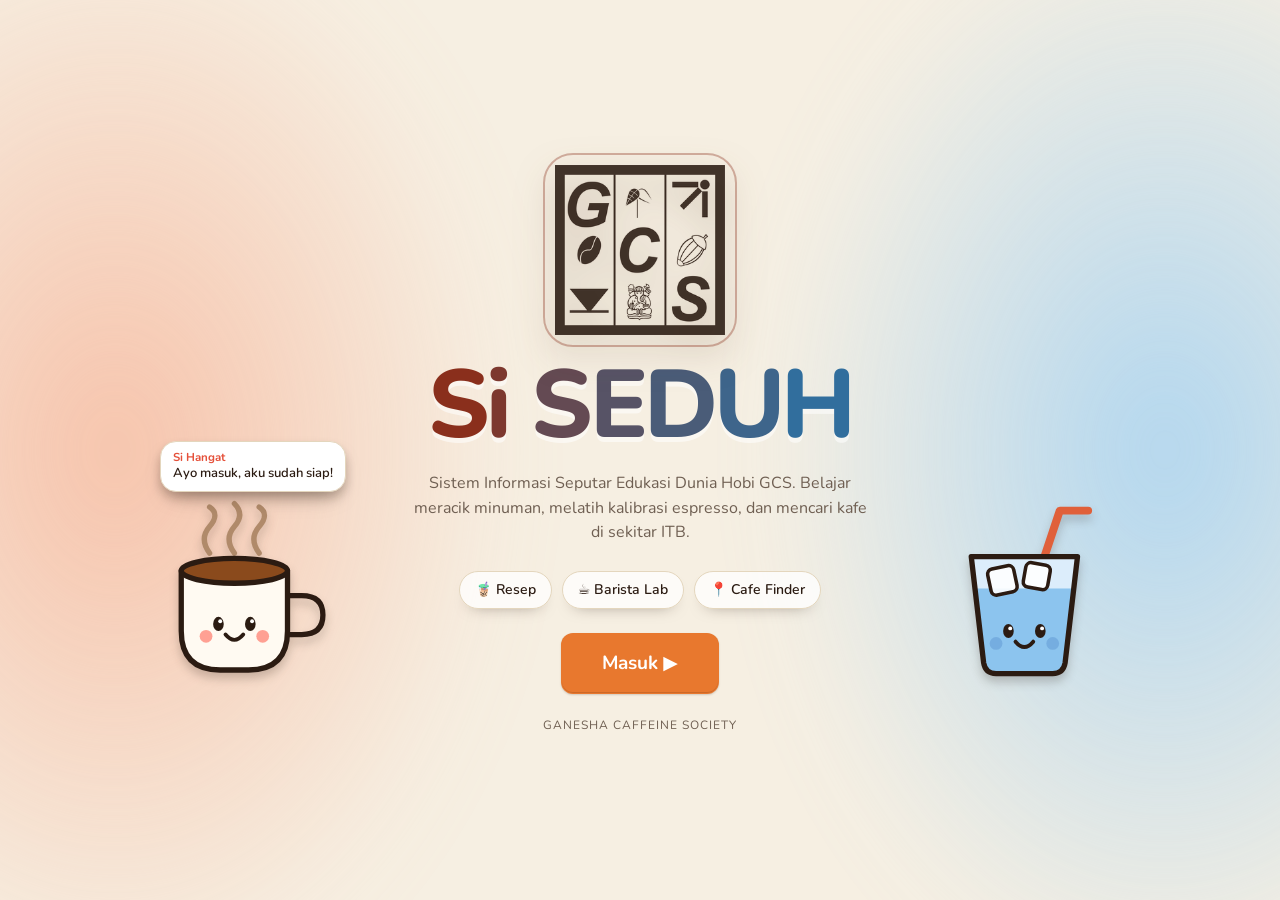
<file: index.html>
<!DOCTYPE html>
<html lang="id">
<head>
<meta charset="UTF-8">
<meta name="viewport" content="width=device-width, initial-scale=1, viewport-fit=cover">
<meta name="theme-color" content="#f5eee2">
<meta name="description" content="Si SEDUH: resep minuman kopi dan teh, Barista Lab untuk melatih kalibrasi espresso, dan Cafe Finder untuk kafe di Bandung dan sekitar ITB Jatinangor.">
<meta property="og:type" content="website">
<meta property="og:site_name" content="Si SEDUH">
<meta property="og:title" content="Si SEDUH">
<meta property="og:description" content="Belajar meracik minuman, melatih kalibrasi espresso, dan mencari kafe di Bandung.">
<meta property="og:locale" content="id_ID">
<meta name="twitter:card" content="summary">
<link rel="icon" type="image/png" href="[data-uri]">
<title>Si SEDUH</title>
<link rel="preconnect" href="https://fonts.googleapis.com">
<link rel="preconnect" href="https://fonts.gstatic.com" crossorigin>
<link href="https://fonts.googleapis.com/css2?family=Nunito:wght@400..900&display=swap" rel="stylesheet">
<link id="app-css" rel="stylesheet" href="style.css">

</head>
<body>
<div id="scene" data-t="mix" aria-hidden="true"><i data-t="mix"></i><i data-t="kopi"></i><i data-t="coklat"></i><i data-t="teh"></i><canvas></canvas></div>
<div class="sbar" id="sbar"><div class="wrap in"><a class="sbrand hdx" href="#/hub" data-home="hub" aria-label="Si SEDUH, kembali ke Beranda" title="Ke Beranda"><span class="lg"><span class="gcs" aria-hidden="true"></span><span class="stm" aria-hidden="true"><i></i><i></i><i></i></span></span><span class="brand"><b>Si SEDUH</b><small class="slg" id="slg">Seduh, tarik, tos, lanjut!</small></span></a><a href="#/hub" data-v="hub">Beranda</a><a href="#/bahan" data-v="resep">Resep</a><a href="#/lab" data-v="lab">Barista Lab</a><a href="#/cafe" data-v="cafe">Cafe Finder</a><a href="#/beverage" data-v="beverage">Beverage</a><button type="button" class="mp-mini" id="mpMini" aria-label="Putar atau jeda musik"><span class="bars" aria-hidden="true"><i></i><i></i><i></i></span><span id="mpMiniT">Musik</span></button></div></div>

<section class="sv splash" id="sv-splash"><div>
  <span class="gcs" role="img" aria-label="Logo GCS"></span>
  <h1>Si SEDUH</h1>
  <p>Sistem Informasi Seputar Edukasi Dunia Hobi GCS. Belajar meracik minuman, melatih kalibrasi espresso, dan mencari kafe di sekitar ITB.</p>
  <a class="btn accent" href="#/hub" data-v="hub">Masuk ▶</a>
  <small>Ganesha Caffeine Society</small>
</div></section>

<section class="sv" id="sv-hub"><div class="wrap hb">
  <h1 class="page-title rv" style="--i:0">Mau ngapain<br>hari ini?</h1>
  <p class="lead rv" style="--i:1">Empat alat dalam satu aplikasi. Pilih salah satu untuk mulai.</p>
  <section class="mp rv" id="mp" style="--i:2" aria-labelledby="mpT">
  <div class="mp-deck" aria-hidden="true"><div class="mp-disc"><span class="mp-lab"><span class="gcs"></span></span></div><i class="mp-arm"></i></div>
  <div class="mp-body"><h2 id="mpT">Musik ngopi</h2><p id="mpNow" aria-live="polite"></p>
    <div class="mp-row"><button type="button" class="mp-play" id="mpPlay" aria-pressed="false" aria-label="Putar musik">▶</button>
      <label class="mp-sel"><span>Pilih lagu</span><select id="mpSel"></select></label>
      <label class="mp-vol"><span>Volume</span><input type="range" id="mpVol" min="0" max="100" value="80"></label></div></div>
  <div class="mp-eq" id="mpEq" aria-hidden="true"></div>
</section>
  <div class="hb-menu">
    <a class="hb-tile rv" style="--i:2;--t:var(--coklat-tint)" href="#/bahan" data-v="resep"><span class="ic al"><svg viewBox="0 0 64 64" aria-hidden="true"><g class="bob"><path class="straw" d="M39 5 L33 22" stroke="#e2603f" stroke-width="4.2" stroke-linecap="round" fill="none"/><path d="M14 20H50L45.2 55Q44.6 58 41.5 58H22.5Q19.4 58 18.8 55Z" fill="#fff8ee" stroke="#2b1b12" stroke-width="2.6" stroke-linejoin="round" stroke-linecap="round"/><path d="M16.2 27H47.8L44.8 52H19.2Z" fill="#d9a877"/><path d="M11.5 19.5H52.5" stroke="#2b1b12" stroke-width="2.6" stroke-linejoin="round" stroke-linecap="round" fill="none"/><circle class="bb" cx="25" cy="50" r="2.7" fill="#3a2418"/><circle class="bb d1" cx="32" cy="51" r="2.7" fill="#3a2418"/><circle class="bb d2" cx="39" cy="50" r="2.7" fill="#3a2418"/><ellipse class="ey " cx="26" cy="36" rx="2" ry="2.8" fill="#2b1b12"/><ellipse class="ey b" cx="38" cy="36" rx="2" ry="2.8" fill="#2b1b12"/><path d="M29 41Q32 44.5 35 41" stroke="#2b1b12" stroke-width="2.6" stroke-linejoin="round" stroke-linecap="round" fill="none" stroke-width="2.2"/><circle cx="22.5" cy="41" r="2.4" fill="#f4a496" opacity=".85"/><circle cx="41.5" cy="41" r="2.4" fill="#f4a496" opacity=".85"/></g></svg></span><h2>Resep Minuman</h2><p>Pilih kopi, cokelat, atau teh, catat alat dan bahan yang kamu punya, lalu ikuti panduan membuat tiap menu langkah demi langkah.</p><span class="go">Lihat resep →</span></a>
    <a class="hb-tile rv" style="--i:3;--t:var(--kopi-tint)" href="#/lab" data-v="lab"><span class="ic al"><svg viewBox="0 0 64 64" aria-hidden="true"><path class="sm" d="M24 17q-4-4 0-8" stroke="#b79a7e" stroke-width="2.6" fill="none" stroke-linecap="round"/><path class="sm d1" d="M32 16q-4-4 0-8" stroke="#b79a7e" stroke-width="2.6" fill="none" stroke-linecap="round"/><path class="sm d2" d="M40 17q-4-4 0-8" stroke="#b79a7e" stroke-width="2.6" fill="none" stroke-linecap="round"/><path class="tw" d="M54 8l1.6 4.4L60 14l-4.4 1.6L54 20l-1.6-4.4L48 14l4.4-1.6Z" fill="#e9b95f"/><g class="bob"><ellipse cx="32" cy="54" rx="23" ry="5" fill="#e8d5bf" stroke="#2b1b12" stroke-width="2.6" stroke-linejoin="round" stroke-linecap="round"/><path d="M50 30Q61 29 58 40Q56 45 47 44" fill="none" stroke="#2b1b12" stroke-width="2.6" stroke-linejoin="round" stroke-linecap="round"/><path d="M13 26H51Q51 47 32 49Q13 47 13 26Z" fill="#fff8ee" stroke="#2b1b12" stroke-width="2.6" stroke-linejoin="round" stroke-linecap="round"/><ellipse cx="32" cy="26" rx="19" ry="4.5" fill="#8a4a1c" stroke="#2b1b12" stroke-width="2.6" stroke-linejoin="round" stroke-linecap="round"/><ellipse class="ey " cx="25" cy="36" rx="2" ry="2.8" fill="#2b1b12"/><ellipse class="ey b" cx="39" cy="36" rx="2" ry="2.8" fill="#2b1b12"/><path d="M29 41Q32 44.5 35 41" stroke="#2b1b12" stroke-width="2.6" stroke-linejoin="round" stroke-linecap="round" fill="none" stroke-width="2.2"/><circle cx="21.5" cy="40.5" r="2.4" fill="#f4a496" opacity=".85"/><circle cx="42.5" cy="40.5" r="2.4" fill="#f4a496" opacity=".85"/></g></svg></span><h2>Barista Lab</h2><p>Game kalibrasi espresso: pilih beans, mesin, dan grinder, lalu hentikan shot di yield yang pas. Kumpulkan XP dan naik rank.</p><span class="go">Mulai latihan →</span></a>
    <a class="hb-tile rv" style="--i:4;--t:var(--teh-tint)" href="#/cafe" data-v="cafe"><span class="ic al"><svg viewBox="0 0 64 64" aria-hidden="true"><ellipse class="rg" cx="32" cy="58" rx="9" ry="2.6" fill="none" stroke="#5f8040" stroke-width="2"/><ellipse class="sh" cx="32" cy="58" rx="9" ry="2.6" fill="#2b1b12" opacity=".2"/><g class="pin"><path d="M32 5C20 5 12.5 14 12.5 24.5C12.5 38 32 55 32 55C32 55 51.5 38 51.5 24.5C51.5 14 44 5 32 5Z" fill="#86ad58" stroke="#2b1b12" stroke-width="2.6" stroke-linejoin="round" stroke-linecap="round"/><path d="M20 15Q24 9 31 8" stroke="#c4dc9b" stroke-width="3" fill="none" stroke-linecap="round"/><ellipse class="ey " cx="25.5" cy="24" rx="2" ry="2.8" fill="#2b1b12"/><ellipse class="ey b" cx="38.5" cy="24" rx="2" ry="2.8" fill="#2b1b12"/><path d="M28.5 30Q32 34 35.5 30" stroke="#2b1b12" stroke-width="2.6" stroke-linejoin="round" stroke-linecap="round" fill="none" stroke-width="2.2"/><circle cx="21.5" cy="29.5" r="2.4" fill="#f4a496" opacity=".85"/><circle cx="42.5" cy="29.5" r="2.4" fill="#f4a496" opacity=".85"/></g></svg></span><h2>Cafe Finder</h2><p>Cari kafe di sekitar ITB Ganesha dan Jatinangor berdasarkan fasilitas, jam buka, menu, dan kebutuhanmu, atau biarkan kami memilihkan.</p><span class="go">Cari kafe →</span></a>
    <a class="hb-tile rv" style="--i:5;--t:var(--bev-tint)" href="#/beverage" data-v="beverage"><span class="ic al"><svg viewBox="0 0 64 64" aria-hidden="true"><path class="tw" d="M54 6l1.6 4.4L60 12l-4.4 1.6L54 18l-1.6-4.4L48 12l4.4-1.6Z" fill="#e9b95f"/><g class="bob"><rect x="25" y="4" width="14" height="7" rx="2.5" fill="#e2603f" stroke="#2b1b12" stroke-width="2.6" stroke-linejoin="round"/><path d="M27 11H37V18Q37 21 43 25Q47 28 47 33V53Q47 58 42 58H22Q17 58 17 53V33Q17 28 21 25Q27 21 27 18Z" fill="#fff8ee" stroke="#2b1b12" stroke-width="2.6" stroke-linejoin="round" stroke-linecap="round"/><path d="M19.2 34H44.8V53Q44.8 55.8 42 55.8H22Q19.2 55.8 19.2 53Z" fill="#8cc4ea"/><path d="M22.5 37V44" stroke="#fff" stroke-width="2.4" stroke-linecap="round" opacity=".7"/><circle class="bb d1" cx="39.5" cy="38.5" r="1.6" fill="#fff" opacity=".85"/><ellipse class="ey " cx="26" cy="43" rx="2" ry="2.8" fill="#2b1b12"/><ellipse class="ey b" cx="38" cy="43" rx="2" ry="2.8" fill="#2b1b12"/><path d="M29 47.5Q32 51 35 47.5" stroke="#2b1b12" stroke-width="2.2" stroke-linejoin="round" stroke-linecap="round" fill="none"/><circle cx="22.5" cy="47.5" r="2.4" fill="#f4a496" opacity=".85"/><circle cx="41.5" cy="47.5" r="2.4" fill="#f4a496" opacity=".85"/></g></svg></span><h2>Beverage</h2><p>Bacaan seputar minuman: sejarah, asal-usul, dan fakta menarik tentang kopi, cokelat, dan teh.</p><span class="go">Mulai membaca →</span></a>
  </div>
  
  <div class="hb-stats" id="hbStats"></div>
</div></section>

<section class="sv" id="sv-lab"></section>

<section class="sv" id="sv-beverage"></section>

<section class="sv" id="sv-login"><div class="wrap lg">
  <div>
    <h1 class="page-title">Masuk ke<br>Si SEDUH</h1>
    <p class="lead">Akun menyimpan progresmu dan menyamakannya di semua perangkat.</p>
    <ul class="lg-points">
      <li>Resep favorit dan resep buatanmu</li>
      <li>Level dan skor terbaik di Barista Lab</li>
      <li>Pengaturan musik dan suara</li>
    </ul>
    <a class="lg-skip" href="#/hub">Lanjut tanpa akun</a>
  </div>
  <div class="lg-card">
    <div id="lgOut">
      <h2>Selamat datang</h2>
      <p>Pilih cara masuk yang paling mudah buatmu.</p>
      <div class="lg-tabs" role="tablist" aria-label="Masuk atau daftar">
        <button type="button" role="tab" id="tabIn" aria-selected="true">Masuk</button>
        <button type="button" role="tab" id="tabUp" aria-selected="false">Daftar</button>
      </div>
      <button type="button" class="lg-g" id="gBtn"><svg viewBox="0 0 24 24" width="18" height="18" aria-hidden="true"><path fill="#4285F4" d="M23.5 12.3c0-.8-.1-1.6-.2-2.3H12v4.5h6.4a5.5 5.5 0 0 1-2.4 3.6v3h3.9c2.3-2.1 3.6-5.2 3.6-8.8z"/><path fill="#34A853" d="M12 24c3.2 0 6-1.1 7.9-2.9l-3.9-3c-1.1.7-2.5 1.2-4 1.2-3.1 0-5.7-2.1-6.6-4.9H1.4v3.1A12 12 0 0 0 12 24z"/><path fill="#FBBC05" d="M5.4 14.3a7.2 7.2 0 0 1 0-4.6V6.6H1.4a12 12 0 0 0 0 10.8l4-3.1z"/><path fill="#EA4335" d="M12 4.8c1.8 0 3.3.6 4.6 1.8l3.4-3.4A12 12 0 0 0 1.4 6.6l4 3.1C6.3 6.9 8.9 4.8 12 4.8z"/></svg>Lanjut dengan Google</button>
      <div class="lg-or">atau pakai email</div>
      <form id="lgForm" novalidate>
        <label for="em">Email</label>
        <input id="em" type="email" autocomplete="email" inputmode="email" placeholder="nama@email.com">
        <label for="pw">Kata sandi</label>
        <input id="pw" type="password" autocomplete="current-password" placeholder="Minimal 6 karakter">
        <button type="submit" class="lg-go" id="goBtn">Masuk</button>
      </form>
      <button type="button" class="lg-lnk" id="rsBtn">Lupa kata sandi?</button>
      <div class="lg-msg" id="acctMsg" role="alert"></div>
      <p class="lg-note" id="lgCfg" hidden>Supabase belum dikonfigurasi. Isi <b>supabase-config.js</b> agar login aktif.</p>
    </div>
    <div id="lgIn" hidden>
      <h2>Akunmu</h2>
      <div class="lg-acct"><b id="lgName"></b><span id="lgMail"></span><span id="lgStat"></span></div>
      <div class="lg-row"><button type="button" id="syncNow">Sinkronkan sekarang</button><button type="button" id="outBtn">Keluar</button></div>
      <p style="margin-top:12px;font-size:12.5px">Saat keluar, data di perangkat ini dihapus agar tidak tercampur dengan akun lain. Datamu tetap aman di akun.</p>
      <a class="lg-skip" href="#/hub">Kembali ke Beranda</a>
    </div>
  </div>
</div></section>

<section class="sv" id="sv-cafe">
<header><div class="wrap bar"><a class="mlogo hdx" href="#/cafe" data-home="cafe" aria-label="Cafe Finder, kembali ke awal" title="Kembali ke awal"><span class="lg"><span class="gcs" role="img" aria-label="Logo GCS"></span><span class="stm" aria-hidden="true"><i></i><i></i><i></i></span></span><span class="brand"><b>Cafe Finder</b><small class="slg">Dari Gane sampai Nangor, ada kopimu.</small></span></a></div></header>
<div class="wrap hb">
  <h1 class="page-title rv" style="--i:0">Mau ngopi<br>di mana?</h1>
  <p class="lead rv" style="--i:1">Kafe di Bandung (sekitar ITB Ganesha, Dago, Braga, dan kawasan lain) serta di sekitar ITB Jatinangor (Nangor). Jarak dihitung garis lurus ke kampus terdekat. Jam buka bisa berubah, jadi cek lagi sebelum berangkat. Daftar menu dan harga adalah acuan dari artikel media; harga bisa sudah berubah.</p>
  <div class="cf-bar rv" style="--i:2">
    <div class="cf-row"><input class="search" id="cfQ" type="search" placeholder="Cari kafe, daerah, atau menu (mis. matcha)" aria-label="Cari kafe"><select class="cf-sel" id="cfSort" aria-label="Urutkan"><option value="best">Terbaik</option><option value="rating">Rating tertinggi</option><option value="reviews">Ulasan terbanyak</option><option value="name">Nama A–Z</option><option value="near">Terdekat dari kampus</option></select><select class="cf-sel" id="cfDist" aria-label="Jarak maksimal dari kampus"><option value="">Semua jarak</option><option value="1">≤ 1 km</option><option value="2">≤ 2 km</option><option value="3">≤ 3 km</option><option value="5">≤ 5 km</option><option value="10">≤ 10 km</option></select><button class="cf-chip cf-filt" id="cfFiltBtn" type="button" aria-expanded="false" aria-controls="cfPanel">⚙ Filter <b class="cf-fn" id="cfFiltN" hidden></b></button></div>
    <div class="cf-panel" id="cfPanel">
    <div class="cf-row"><span class="cf-lbl">Area</span><span id="cfArea"></span></div>
    <div class="cf-row"><span class="cf-lbl">Fasilitas</span><span id="cfFac"></span></div>
    <div class="cf-row"><span class="cf-lbl">Cocok untuk</span><span id="cfUse"></span></div>
    <div class="cf-row"><button class="cf-chip" id="cfNow">Buka sekarang</button><button class="cf-chip" id="cfMenuF">🍽️ Ada menu</button><button class="cf-chip" id="cfFavF">♥ Favorit <b id="cfFn">0</b></button><button class="cf-chip" id="cfImp">⬆ Impor Google Maps</button><button class="cf-chip" id="cfReset">Reset</button><button class="btn accent" id="cfRand" style="margin-left:auto">🎲 Acak kafe</button></div>
    </div>
  </div>
  <p class="cf-count" id="cfCount"></p>
  <div class="cf-grid" id="cfGrid"></div>
  <div class="cf-more"><button class="btn ghost" id="cfMore" style="display:none">Muat lebih banyak</button> <button class="btn ghost" id="cfAll" style="display:none">Tampilkan semua</button></div>
</div></section>

<div class="sv" id="sv-resep">
<header>
  <div class="wrap bar">
    <div class="hbox"><nav aria-label="Langkah"><ol class="stepper" id="stepper"></ol></nav><button type="button" class="snd" id="sndBtn"></button><button type="button" class="snd off" id="musBtn" hidden aria-pressed="false" aria-label="Putar musik latar" title="Musik latar"><span class="bars" aria-hidden="true"><i></i><i></i><i></i></span></button></div>
  </div>
</header>

<main class="wrap" id="app" tabindex="-1"></main>

<footer class="site"><div class="wrap">
  <div class="fbrand"><span class="gcs" role="img" aria-label="Logo GCS"></span><div><strong>Resep Minuman</strong><p>Pilih alat dan bahan yang kamu punya, lalu ikuti panduan langkah demi langkah.</p></div></div>
  <div class="legend"><small>Penanda suhu di kartu menu</small><div><span class="tpill hot">Panas</span><span class="tpill cold">Dingin</span></div></div>
</div></footer>
</div>

<dialog id="addDlg" aria-labelledby="addTitle">
  <form class="modal" id="addForm">
    <h2 id="addTitle">Tambah menu baru</h2>
    <label class="f">Nama minuman
      <input type="text" id="fName" maxlength="60" required placeholder="Contoh: Es Kopi Susu Gula Aren">
    </label>
    <div class="two">
      <label class="f">Kategori
        <select id="fBase"></select>
      </label>
      <label class="f">Disajikan
        <select id="fType"><option value="iced">Dingin</option><option value="hot">Panas</option></select>
      </label>
    </div>
    <label class="f" id="fSubWrap" style="display:none">Jenis teh
      <select id="fSub"><option value="matcha">Matcha</option><option value="seduh">Teh seduh</option></select>
    </label>
    <label class="f">Deskripsi singkat
      <textarea id="fDesc" maxlength="160" placeholder="Rasa atau ciri khas minuman ini"></textarea>
    </label>
    <label class="f">Sejarah singkat <small style="font-weight:400;color:var(--muted)">(opsional)</small>
      <textarea id="fHist" maxlength="400" placeholder="Asal-usul atau cerita singkat minuman ini"></textarea>
    </label>
    <div class="two">
      <label class="f">Tahun atau era
        <input type="text" id="fHistY" maxlength="20" placeholder="Contoh: 1901">
      </label>
      <label class="f">Asal
        <input type="text" id="fHistP" maxlength="40" placeholder="Contoh: Milan, Italia">
      </label>
    </div>
    <label class="f">Fakta menarik <small style="font-weight:400;color:var(--muted)">(opsional)</small>
      <input type="text" id="fFact" maxlength="160" placeholder="Satu fakta unik tentang minuman ini">
    </label>
    <label class="f">Bahan dan takaran
      <textarea id="fIng" placeholder="Satu bahan per baris, misalnya:&#10;18 g kopi bubuk&#10;150 ml susu"></textarea>
    </label>
    <div class="f pickbox">
      <span class="pl">Bahan yang perlu disiapkan</span>
      <div class="pick" id="fIngPick"></div>
      <div class="addrow"><input type="text" id="fNewIngr" maxlength="40" placeholder="Bahan lain, mis. Gula merah" aria-label="Nama bahan baru"><button type="button" class="btn ghost small" id="fAddIngr">Tambah bahan</button></div>
    </div>
    <label class="f">Cara membuat
      <textarea id="fSteps" placeholder="Satu langkah per baris. Nomor dibuat otomatis, misalnya:&#10;Giling kopi halus&#10;Seduh selama 30 detik"></textarea>
    </label>
    <div class="f pickbox">
      <span class="pl">Alat yang dibutuhkan</span>
      <div class="pick" id="fNeeds"></div>
      <div class="addrow"><input type="text" id="fNewGear" maxlength="40" placeholder="Alat lain, mis. Gelas ukur" aria-label="Nama alat baru"><button type="button" class="btn ghost small" id="fAddGear">Tambah alat</button></div>
    </div>
    <label class="f drop" for="fImg">
      <span id="fImgPrev" style="font-size:28px">📷</span>
      <span><strong style="font-weight:600">Pilih foto</strong><br><small style="color:var(--muted)">Opsional, JPG atau PNG</small></span>
      <input type="file" id="fImg" accept="image/*">
    </label>
    <p class="err" id="fErr" role="alert"></p>
    <div class="row-end">
      <button type="button" class="btn ghost" id="fCancel">Batal</button>
      <button type="submit" class="btn accent">Simpan menu</button>
    </div>
  </form>
</dialog>

<dialog id="guideDlg" aria-labelledby="gTitle">
  <button type="button" class="g-close" id="gClose" aria-label="Tutup panduan">✕</button>
  <div id="guideContent" style="display:contents"></div>
  <canvas id="fx" aria-hidden="true"></canvas>
</dialog>

<div class="toast" id="toast" role="status" aria-live="polite"></div>

<script src="cafe-data.js"></script>
<script src="resep.js"></script>
<script src="app.js"></script>
<script src="beverage.js"></script>


<!-- ===== Si SEDUH · Sinkronisasi akun (Supabase) ===== -->
<button type="button" id="acctBtn" aria-haspopup="dialog"><i class="dot"></i><span class="t">Masuk</span></button>


<div id="syncBar" role="status"><span>Data diperbarui dari perangkat lain.</span><button type="button" id="syncReload">Muat ulang</button><button type="button" id="syncLater">Nanti</button></div>
<script type="module">
/* Si SEDUH · akun & sinkronisasi (Supabase Auth + Postgres + Realtime).
   SDK dimuat malas (lazy): pengunjung tanpa akun tidak mengunduhnya sama sekali. */
const SB_SDK = "https://cdn.jsdelivr.net/npm/@supabase/supabase-js@2.45.4/+esm";

/* Config dibaca dari supabase-config.js (satu folder dengan index.html).
   Kalau file itu belum ada, aplikasi tetap jalan tanpa akun & sinkronisasi. */
let cfg = { url: "ISI_URL", anonKey: "ISI_ANON_KEY" };
try { const m = await import("./supabase-config.js"); if (m && m.supabaseConfig) cfg = m.supabaseConfig; } catch (e) { /* belum dikonfigurasi */ }

const SKIP = [];
const QUIET = ["seduh.on", "seduh.vol", "seduh.track", "seduh.mute", "seduh.music"];
const MARK = "sdh.session";
const PUSH_DELAY = 1500;
const TABLE = "user_data";
const IN_APP = /FBAN|FBAV|Instagram|Line\/|MicroMessenger|TikTok|; wv\)/i.test(navigator.userAgent);

const S = window.SeduhSync;
const $ = id => document.getElementById(id);
const btn = $("acctBtn"), bar = $("syncBar");
const configured = !!cfg.url && !!cfg.anonKey && !String(cfg.url).startsWith("ISI_") && !String(cfg.anonKey).startsWith("ISI_");
const hasSession = () => { try { return localStorage.getItem(MARK) === "1"; } catch (e) { return false; } };
const setSession = on => { try { on ? localStorage.setItem(MARK, "1") : localStorage.removeItem(MARK); } catch (e) {} };

let sb = null, booting = null, channel = null;
let uid = null, user = null, timer = null, lastJson = "", first = true, status = "";

const sorted = o => Object.keys(o).sort().reduce((a, k) => (a[k] = o[k], a), {});
const toJson = o => JSON.stringify(sorted(o));
const mineOnly = o => Object.keys(o).filter(k => !SKIP.includes(k)).reduce((a, k) => (a[k] = o[k], a), {});
const local = () => mineOnly(S.snapshot());
const nameOf = u => (u && u.user_metadata && (u.user_metadata.full_name || u.user_metadata.name)) || "";

function paint(state, text) {
  status = text || status;
  btn.className = state || (uid ? "on" : "");
  btn.querySelector(".t").textContent = uid ? (nameOf(user) || user.email || "Akun") : "Masuk";
  btn.title = uid ? status : "Masuk untuk menyimpan data ke akun";
  renderPage();
}

/* ---------- muat SDK hanya saat dibutuhkan ---------- */
function boot() {
  if (!configured) return Promise.resolve(false);
  if (booting) return booting;
  booting = (async () => {
    try {
      const { createClient } = await import(SB_SDK);
      /* PKCE: login Google kembali lewat ?code=..., sehingga tidak bentrok dengan router #/ milik aplikasi */
      sb = createClient(cfg.url, cfg.anonKey, { auth: { flowType: "pkce", detectSessionInUrl: true, persistSession: true, autoRefreshToken: true } });
      sb.auth.onAuthStateChange((event, session) => {
        /* jangan await panggilan Supabase di dalam callback ini (bisa deadlock) */
        setTimeout(() => {
          if (event === "PASSWORD_RECOVERY") { newPassword(); return; }
          const u = session ? session.user : null;
          if (u && uid === u.id && event !== "USER_UPDATED") return;      // token refresh: abaikan
          stopListen();
          user = u; uid = u ? u.id : null; lastJson = "";
          setSession(!!u);
          paint(uid ? "busy" : "", uid ? "Menyinkronkan…" : "");
          if (uid) listen();
        }, 0);
      });
      return true;
    } catch (e) {
      console.error("Supabase gagal dimuat", e); booting = null; paint("err", "Layanan akun gagal dimuat");
      return false;
    }
  })();
  return booting;
}
async function newPassword() {
  const p = prompt("Masukkan kata sandi baru (minimal 6 karakter):");
  if (!p) return;
  const { error } = await sb.auth.updateUser({ password: p });
  alert(error ? msg(error) : "Kata sandi berhasil diganti.");
}

/* ---------- kirim ke Postgres (debounce) ---------- */
async function push() {
  if (!uid || !sb) return;
  const data = local(), j = toJson(data);
  if (j === lastJson) { paint("on", "Tersinkron ✓"); return; }
  const payload = JSON.stringify(data);
  if (payload.length > 900000) { paint("err", "Data terlalu besar untuk disimpan"); return; }
  const { error } = await sb.from(TABLE).upsert({ user_id: uid, json: payload, updated_at: new Date().toISOString() });
  if (error) { console.error(error); paint("err", "Gagal menyimpan — akan dicoba lagi"); return; }
  lastJson = j; paint("on", "Tersimpan ✓");
}
S.onLocalChange = () => {
  if (!uid) return;
  paint("busy", "Menyimpan…");
  clearTimeout(timer); timer = setTimeout(() => { timer = null; push(); }, PUSH_DELAY);
};
const flush = () => { if (uid && timer) { clearTimeout(timer); timer = null; push(); } };
addEventListener("online", () => { if (uid) push(); });
addEventListener("pagehide", flush);
document.addEventListener("visibilitychange", () => { if (document.visibilityState === "hidden") flush(); });

/* ---------- terima dari Postgres (real-time) ---------- */
function mergeFirst(loc, rem) {
  const m = Object.assign({}, loc, rem);                       // akun menang…
  try {                                                        // …kecuali favorit: gabungkan keduanya
    const a = JSON.parse(loc["seduh.favs"] || "[]"), b = JSON.parse(rem["seduh.favs"] || "[]");
    if (a.length || b.length) m["seduh.favs"] = JSON.stringify([...new Set([...b, ...a].map(String))]);
  } catch (e) {}
  try {                                                        // …skor terbaik Barista Lab: ambil yang tertinggi per beans
    const a = JSON.parse(loc["seduh.lab"] || "{}").best || {}, b = JSON.parse(rem["seduh.lab"] || "{}").best || {}, best = Object.assign({}, b);
    Object.keys(a).forEach(k => { best[k] = Math.max(+a[k] || 0, +best[k] || 0); });
    if (Object.keys(best).length) m["seduh.lab"] = JSON.stringify({ best });
  } catch (e) {}
  try {                                                        // …kafe hasil impor: gabungkan berdasarkan nama
    const a = JSON.parse(loc["seduh.imp"] || "[]"), b = JSON.parse(rem["seduh.imp"] || "[]"), seen = new Set(b.map(r => String(r.name).trim().toLowerCase()));
    const extra = a.filter(r => !seen.has(String(r.name).trim().toLowerCase()));
    if (extra.length) m["seduh.imp"] = JSON.stringify(b.concat(extra).slice(-3000));
  } catch (e) {}
  return m;
}
function applyToLocal(data) {
  Object.keys(data).forEach(k => { if (!SKIP.includes(k)) S.set(k, data[k]); });
  Object.keys(local()).forEach(k => { if (!(k in data)) S.remove(k); });
}
const parseRow = row => { try { return mineOnly(JSON.parse((row && row.json) || "{}")); } catch (e) { return {}; } };
function stopListen() { if (channel && sb) { sb.removeChannel(channel); } channel = null; }

async function initialSync(myUid) {
  const { data: row, error } = await sb.from(TABLE).select("json").eq("user_id", myUid).maybeSingle();
  if (myUid !== uid) return;                                   // sudah ganti akun / keluar
  if (error) { console.error(error); paint("err", "Tidak bisa terhubung ke database"); return; }
  const loc = local(), rem = parseRow(row);
  const merged = row ? mergeFirst(loc, rem) : loc;
  const changedHere = toJson(merged) !== toJson(loc);
  applyToLocal(merged); lastJson = toJson(rem);
  if (toJson(merged) !== toJson(rem)) await push(); else paint("on", "Tersinkron ✓");
  if (changedHere) {
    const k = "seduh.reloadedAt", t = +sessionStorage.getItem(k) || 0;
    if (Date.now() - t > 8000) { sessionStorage.setItem(k, Date.now()); location.reload(); }
  }
}
function onRemote(row) {
  const loc = local(), rem = parseRow(row);
  if (toJson(rem) === toJson(loc)) { lastJson = toJson(rem); paint("on", "Tersinkron ✓"); return; }
  const changed = new Set([...Object.keys(rem), ...Object.keys(loc)].filter(k => rem[k] !== loc[k]));
  applyToLocal(rem); lastJson = toJson(rem); paint("on", "Diperbarui dari perangkat lain");
  if ([...changed].some(k => !QUIET.includes(k))) bar.classList.add("show");
}
function listen() {
  first = true;
  const me = uid;
  initialSync(me).then(() => {
    if (me !== uid) return;
    channel = sb.channel("ud-" + me)
      .on("postgres_changes", { event: "*", schema: "public", table: TABLE, filter: "user_id=eq." + me },
          p => { if (p.new && p.new.json !== undefined) onRemote(p.new); })
      .subscribe(st => { if (st === "CHANNEL_ERROR") paint("err", "Realtime terputus"); });
  });
}
$("syncReload").onclick = () => location.reload();
$("syncLater").onclick = () => bar.classList.remove("show");

/* ---------- halaman login (#/login) ---------- */
function msg(e) {
  const t = String((e && e.message) || e || "");
  if (/invalid login credentials/i.test(t)) return "Email atau kata sandi salah.";
  if (/already registered|already been registered/i.test(t)) return "Email sudah terdaftar — coba Masuk.";
  if (/at least \d+ char/i.test(t)) return "Kata sandi minimal 6 karakter.";
  if (/valid email|invalid email|unable to validate email/i.test(t)) return "Format email tidak valid.";
  if (/email not confirmed/i.test(t)) return "Email belum dikonfirmasi — cek kotak masuk.";
  if (/rate limit|too many/i.test(t)) return "Terlalu banyak percobaan, coba lagi nanti.";
  if (/provider is not enabled|unsupported provider/i.test(t)) return "Login Google belum diaktifkan di Supabase (Authentication → Providers).";
  if (/failed to fetch|network/i.test(t)) return "Koneksi bermasalah.";
  return t || "Terjadi kesalahan, coba lagi.";
}
const say = (t, ok) => { const m = $("acctMsg"); if (m) { m.textContent = t; m.className = "lg-msg" + (ok ? " ok" : ""); } };
const fOut = $("lgOut"), fIn = $("lgIn"), form = $("lgForm");
const goHome = () => { location.hash = "#/hub"; };
let mode = "in";

function setMode(m) {
  mode = m;
  $("tabIn").setAttribute("aria-selected", m === "in"); $("tabUp").setAttribute("aria-selected", m === "up");
  $("goBtn").textContent = m === "in" ? "Masuk" : "Buat akun";
  $("pw").autocomplete = m === "in" ? "current-password" : "new-password";
  $("rsBtn").hidden = m !== "in"; say("");
}
function renderPage() {
  $("lgCfg").hidden = configured;
  fOut.hidden = !!uid; fIn.hidden = !uid;
  if (uid) { $("lgName").textContent = nameOf(user) || "Tanpa nama"; $("lgMail").textContent = user.email || ""; $("lgStat").textContent = status || "Tersinkron ✓"; }
}
/* fn mengembalikan teks jika perlu ditampilkan (mis. "cek email") dan tidak langsung pindah halaman */
async function run(fn) {
  if (!configured) return say("Supabase belum dikonfigurasi.");
  if (!sb) { boot(); return say("Memuat layanan login… coba lagi sebentar.", true); }
  const bs = [$("gBtn"), $("goBtn")]; bs.forEach(b => b.disabled = true); say("Memproses…", true);
  try { const note = await fn(); if (note) say(note, true); else { say(""); goHome(); } }
  catch (e) { say(msg(e)); }
  bs.forEach(b => b.disabled = false);
}
$("tabIn").onclick = () => setMode("in");
$("tabUp").onclick = () => setMode("up");
$("gBtn").onclick = () => {
  if (IN_APP) return say("Login Google tidak jalan di browser dalam aplikasi. Buka halaman ini di Chrome/Safari, atau pakai email.");
  run(async () => {
    const { error } = await sb.auth.signInWithOAuth({ provider: "google", options: { redirectTo: location.origin + location.pathname } });
    if (error) throw error;
    return "Mengalihkan ke Google…";
  });
};
form.onsubmit = e => {
  e.preventDefault();
  const em = $("em").value.trim(), pw = $("pw").value;
  run(async () => {
    if (mode === "in") {
      const { error } = await sb.auth.signInWithPassword({ email: em, password: pw });
      if (error) throw error;
      return "";
    }
    const { data, error } = await sb.auth.signUp({ email: em, password: pw, options: { emailRedirectTo: location.origin + location.pathname } });
    if (error) throw error;
    return data.session ? "" : "Akun dibuat. Cek email kamu untuk konfirmasi, lalu Masuk.";
  });
};
$("rsBtn").onclick = async () => {
  if (!configured) return say("Supabase belum dikonfigurasi.");
  if (!sb) { boot(); return say("Memuat layanan login… coba lagi sebentar.", true); }
  const e = $("em").value.trim(); if (!e) return say("Isi email dulu.");
  const { error } = await sb.auth.resetPasswordForEmail(e, { redirectTo: location.origin + location.pathname });
  error ? say(msg(error)) : say("Tautan reset dikirim ke email.", true);
};
$("syncNow").onclick = async () => { await push(); renderPage(); };
$("outBtn").onclick = async () => {
  await Promise.race([push(), new Promise(r => setTimeout(r, 2500))]);   // jangan menggantung saat offline
  stopListen(); S.onLocalChange = null; S.clearAll(); setSession(false);
  try { await sb.auth.signOut(); } catch (e) { console.error(e); }
  location.reload();
};
btn.onclick = () => { location.hash = "#/login"; };
setMode("in"); renderPage();

/* ---------- mulai ---------- */
paint("", "");
if (!configured) {
  console.warn("Si SEDUH: isi supabase-config.js untuk mengaktifkan akun & sinkronisasi.");
} else {
  /* Tamu tidak mengunduh SDK. Dimuat saat: sudah pernah login di perangkat ini, membuka halaman login, kembali dari login Google (?code=), atau kursor/jari ke tombol akun. */
  if (hasSession() || location.hash === "#/login" || /[?&]code=/.test(location.search)) boot();
  addEventListener("hashchange", () => { if (location.hash === "#/login") boot(); });
  document.addEventListener("pointerover", e => { if (e.target.closest && e.target.closest('#acctBtn, a[href="#/login"]')) boot(); }, { passive: true });
}
</script>
</body>
</html>
</file>
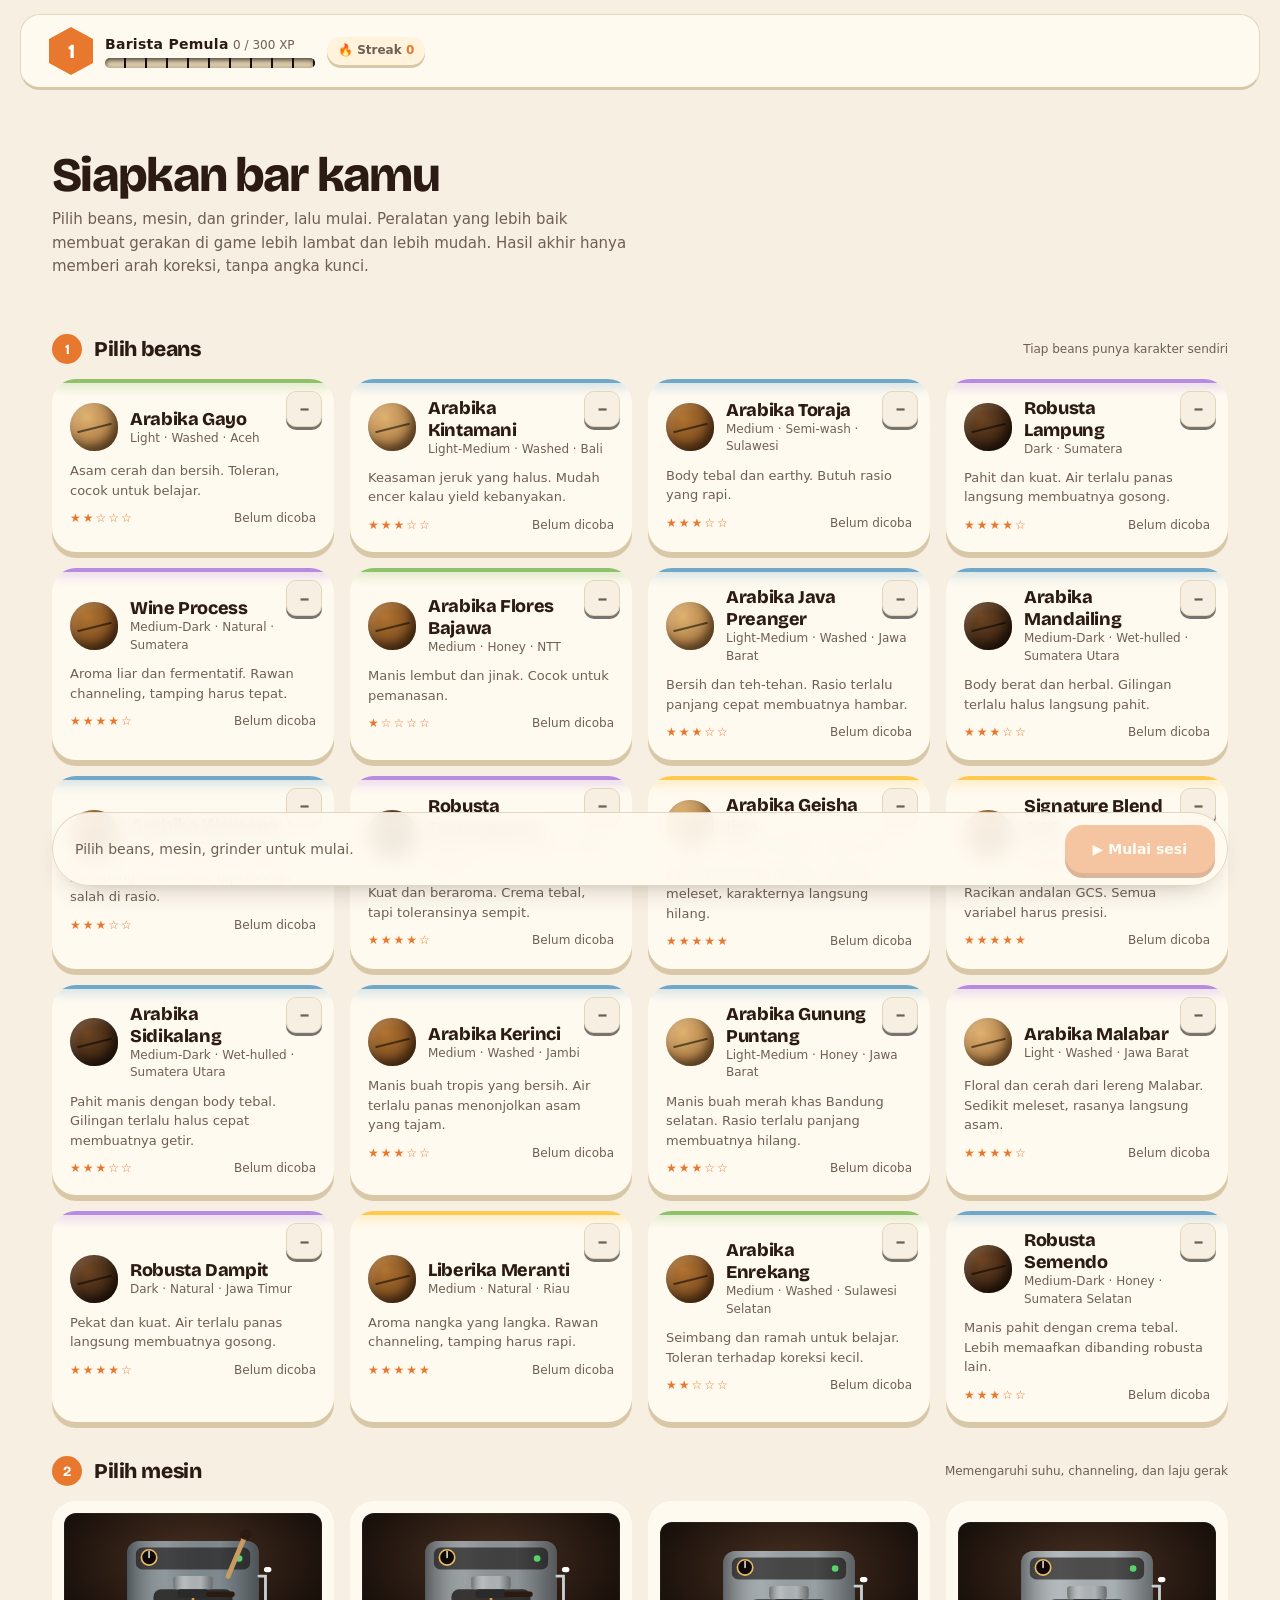
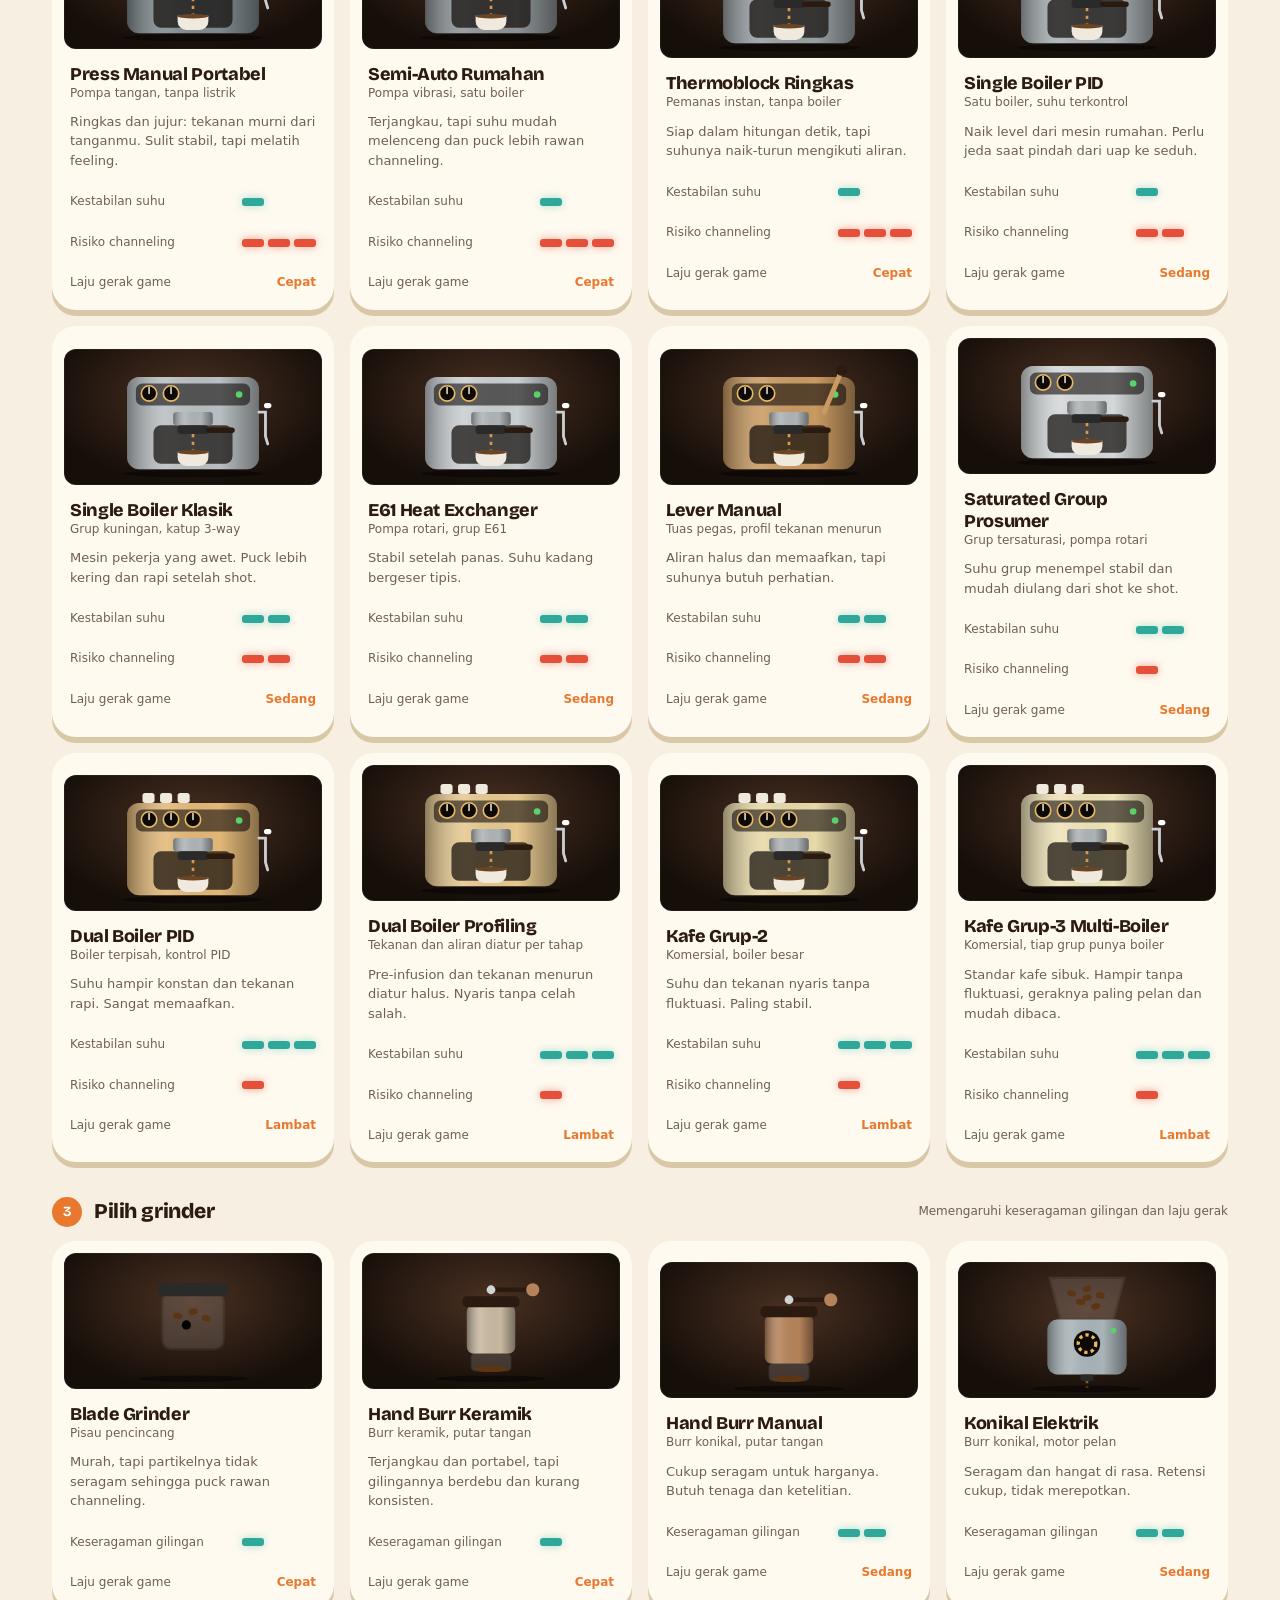
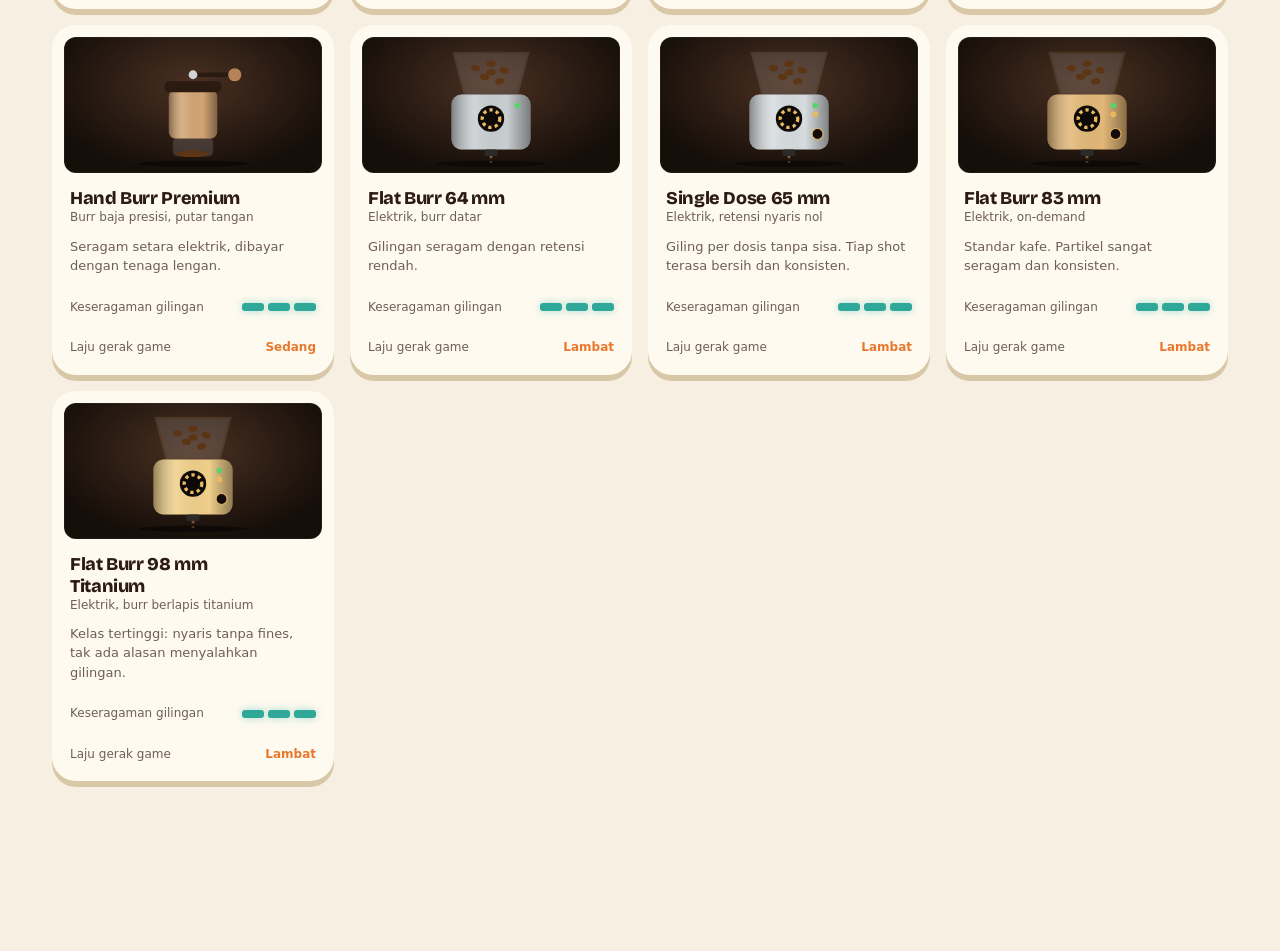
<file: lab.html>
<!DOCTYPE html>
<html lang="id">
<head>
<meta charset="UTF-8">
<meta name="viewport" content="width=device-width, initial-scale=1, viewport-fit=cover">
<link rel="preconnect" href="https://fonts.googleapis.com"><link rel="preconnect" href="https://fonts.gstatic.com" crossorigin><link href="https://fonts.googleapis.com/css2?family=Bricolage+Grotesque:opsz,wght@12..96,500;12..96,700;12..96,800&family=Figtree:wght@400;500;600;700&display=swap" rel="stylesheet">
<title>Barista Lab</title>
<style>
:root{--bg:#120d0a;--p1:#221810;--p2:#33241a;--ln:#4b3626;--cr:#f1e4cf;--mut:#a08c76;--gold:#e9b95f;--cu:#d2792f;--teal:#58c4b4;--ok:#8fc06a;--bad:#d9573f;--blue:#6fa8c9}
*{box-sizing:border-box}
html,body{margin:0;min-height:100%;background:var(--bg);color:var(--cr);font:14px/1.45 "Segoe UI",system-ui,sans-serif}
body{background:radial-gradient(900px 500px at 15% -10%,#3a2415 0,transparent 70%),radial-gradient(700px 400px at 100% 0,#1f3a38 0,transparent 65%),var(--bg);padding:env(safe-area-inset-top) 0 env(safe-area-inset-bottom)}
button{font:inherit;color:inherit;cursor:pointer}
.hud{display:flex;align-items:center;gap:14px;flex-wrap:wrap;padding:12px 20px;border-bottom:1px solid var(--ln);background:#0e0a07cc;position:sticky;top:0;z-index:5}
.brand{font:700 22px "Bricolage Grotesque",Georgia,serif;color:var(--gold);margin-right:auto}
.brand small{display:block;font:11px "Segoe UI",sans-serif;color:var(--mut)}
.rank{min-width:190px}.rank b{font-size:13px}.xp{height:8px;border-radius:9px;background:var(--p2);overflow:hidden;margin-top:4px;border:1px solid var(--ln)}
.xp i{display:block;height:100%;background:linear-gradient(90deg,var(--cu),var(--gold));transition:width .6s}
.chip{padding:5px 11px;border:1px solid var(--ln);border-radius:20px;background:var(--p1);color:var(--mut);font-size:12px}.chip b{color:var(--gold);font-variant-numeric:tabular-nums}
main{max-width:1240px;margin:auto;padding:22px 20px 40px}
h2{font:700 24px "Bricolage Grotesque",Georgia,serif;margin:0 0 4px}.sub{color:var(--mut);margin:0 0 18px}
.grid{display:grid;grid-template-columns:repeat(auto-fill,minmax(260px,1fr));gap:16px}
.card{position:relative;text-align:left;padding:16px;border-radius:14px;background:linear-gradient(160deg,var(--p2),var(--p1));border:1px solid var(--ln);box-shadow:0 5px 0 #0007;transition:transform .12s,border-color .12s}
.card:hover,.card:focus-visible{transform:translateY(-3px);border-color:var(--gold);outline:none}
.bean{width:44px;height:44px;border-radius:50% 50% 48% 52%;position:relative;box-shadow:inset -5px -6px 9px #0007,inset 4px 4px 7px #fff2;flex:none}
.bean::after{content:"";position:absolute;left:14%;right:14%;top:50%;height:2px;background:#0008;transform:rotate(-14deg)}
.light{background:radial-gradient(circle at 35% 30%,#e0b270,#8d5b2a)}.medium{background:radial-gradient(circle at 35% 30%,#b27431,#5c3515)}.dark{background:radial-gradient(circle at 35% 30%,#6e4624,#1f1007)}
.row{display:flex;gap:12px;align-items:center}
.card h3{margin:0;font:700 17px "Bricolage Grotesque",Georgia,serif}.card p{margin:10px 0 0;color:var(--mut);font-size:13px}
.meta{font-size:12px;color:var(--mut)}
.diff{margin-top:10px;display:flex;justify-content:space-between;font-size:12px;color:var(--mut)}.stars{color:var(--gold);letter-spacing:2px}
.badge{position:absolute;top:12px;right:12px;width:34px;height:34px;border-radius:9px;display:grid;place-items:center;font:700 17px "Bricolage Grotesque",Georgia,serif;background:var(--bg);border:1px solid var(--ln);color:var(--mut)}
.badge.S{color:#1a1208;background:var(--gold);border-color:var(--gold)}.badge.A{color:var(--ok);border-color:var(--ok)}.badge.B{color:var(--blue);border-color:var(--blue)}
.station{display:grid;grid-template-columns:310px 1fr 340px;gap:16px;align-items:start}
@media(max-width:1020px){.station{grid-template-columns:1fr}}
.panel{padding:16px;border-radius:14px;background:linear-gradient(170deg,var(--p2),var(--p1));border:1px solid var(--ln);box-shadow:0 5px 0 #0007}
.panel h3{margin:0 0 12px;font:700 15px "Bricolage Grotesque",Georgia,serif;color:var(--gold)}
.back{border:0;background:none;color:var(--mut);padding:0;margin-bottom:12px}.back:hover{color:var(--cr)}
.ctl{margin:14px 0}.ctl label{display:flex;justify-content:space-between;margin-bottom:6px}.ctl label span{color:var(--mut);font-size:12px}.ctl output{font:700 15px ui-monospace,Consolas,monospace;color:var(--gold)}
.ctl small{display:flex;justify-content:space-between;color:var(--mut);font-size:11px;margin-top:2px}
input[type=range]{width:100%;accent-color:var(--cu);height:22px}
.btn{width:100%;padding:13px;border:0;border-radius:11px;font-weight:700;letter-spacing:.02em;background:linear-gradient(var(--gold),var(--cu));color:#1a0e05;box-shadow:0 5px 0 #7a3f12;transition:transform .08s,box-shadow .08s}
.btn:active:not(:disabled){transform:translateY(4px);box-shadow:0 1px 0 #7a3f12}.btn:disabled{filter:grayscale(.8) brightness(.6);cursor:not-allowed}
.btn.stop{background:linear-gradient(#ef7a63,var(--bad));box-shadow:0 5px 0 #6b2214;color:#fff}
.btn.ghost{background:var(--p2);color:var(--cr);box-shadow:0 4px 0 #0008;border:1px solid var(--ln);margin-top:10px}
.tip-box{margin-top:14px;padding:10px 12px;border-radius:10px;border:1px dashed var(--ln);color:var(--mut);font-size:12px}
.mach{position:relative;height:330px;border-radius:12px;background:linear-gradient(#2a1c13,#171009);border:1px solid var(--ln);overflow:hidden}
.gauge{position:absolute;top:12px;left:50%;transform:translateX(-50%)}
.head{position:absolute;top:118px;left:50%;width:170px;height:38px;margin-left:-85px;border-radius:8px 8px 4px 4px;background:linear-gradient(#aeb3b5,#5d6366);box-shadow:0 6px 0 #0006}
.pf{position:absolute;top:156px;left:50%;width:120px;height:22px;margin-left:-60px;border-radius:0 0 22px 22px;background:linear-gradient(#444,#1b1b1b)}
.pf::after{content:"";position:absolute;right:-52px;top:2px;width:58px;height:9px;border-radius:5px;background:#2a1a10}
.stream{position:absolute;top:178px;left:50%;width:4px;margin-left:-2px;height:0;background:linear-gradient(#e8bf6a,#6f3f17);transition:height .15s}
.stream.ch{width:9px;margin-left:-4px;background:repeating-linear-gradient(#e8bf6a 0 4px,#8a4e1d 4px 8px)}
.cup{position:absolute;bottom:18px;left:50%;width:120px;height:92px;margin-left:-60px;border-radius:6px 6px 46px 46px;border:3px solid #e9e3d8;background:#00000040;overflow:hidden}
.liq{position:absolute;bottom:0;left:0;right:0;height:0%;background:linear-gradient(#c98a3a,#4a2410);transition:height .15s}
.cr{position:absolute;left:0;right:0;height:9px;background:#d9a860;opacity:0}
.ro{display:grid;grid-template-columns:repeat(4,1fr);gap:10px;margin:14px 0}.ro div{padding:9px;border-radius:10px;background:var(--bg);border:1px solid var(--ln);text-align:center}
.ro b{display:block;font:700 20px ui-monospace,Consolas,monospace;color:var(--teal);font-variant-numeric:tabular-nums}.ro span{font-size:11px;color:var(--mut)}
.verdict{font:700 20px "Bricolage Grotesque",Georgia,serif;margin:0 0 4px}.under{color:var(--blue)}.over{color:var(--bad)}.perfect{color:var(--ok)}
.score{display:flex;align-items:center;gap:14px;margin:8px 0 12px}.score .g{width:56px;height:56px;border-radius:14px;display:grid;place-items:center;font:700 30px "Bricolage Grotesque",Georgia,serif;background:var(--gold);color:#1a1208}.score b{font-size:26px}
table{width:100%;border-collapse:collapse;font-size:12px;margin-top:12px}td,th{padding:5px 4px;border-bottom:1px solid var(--ln);text-align:left}th{color:var(--mut);font-weight:400}td:last-child{text-align:right}
.ok{color:var(--ok)}.hi{color:var(--bad)}.lo{color:var(--blue)}
.mg{margin:0;padding:11px;border-radius:12px;background:var(--bg);border:1px solid var(--ln)}.mg.done{border-color:var(--ok)}
.mh{display:flex;justify-content:space-between;font-size:13px;margin-bottom:8px}.mh span{color:var(--mut)}.mh output{font:700 14px ui-monospace,Consolas,monospace;color:var(--gold)}.mg.done output{color:var(--ok)}
.tr{position:relative;height:16px;border-radius:9px;background:var(--p1);border:1px solid var(--ln);overflow:hidden}.tr i{position:absolute;top:0;bottom:0;left:0;width:0;background:linear-gradient(90deg,var(--teal),var(--gold))}
.tr .mk{width:6px;background:var(--cr);box-shadow:0 0 8px var(--cr)}.zn{position:absolute;top:0;bottom:0;background:#8fc06a55;border-inline:1px dashed var(--ok)}
.mb{padding:10px;margin-top:9px;font-size:12px;touch-action:none;user-select:none}.mb.on{transform:translateY(4px);box-shadow:0 1px 0 #7a3f12;filter:brightness(1.15)}
.station{grid-template-columns:minmax(0,1fr) 380px}
.station>.panel:nth-child(1){grid-column:1;grid-row:1/span 2}.station>.panel:nth-child(2){grid-column:2;grid-row:1}.station>.panel:nth-child(3){grid-column:2;grid-row:2}
@media(max-width:1020px){.station{grid-template-columns:1fr}.station>.panel:nth-child(n){grid-column:1;grid-row:auto}}
#games{display:grid;grid-template-columns:repeat(auto-fill,minmax(205px,1fr));gap:12px}
.mh{height:20px;align-items:center;gap:6px}.mh span{min-width:0;overflow:hidden;text-overflow:ellipsis;white-space:nowrap}.mh output{flex:none;min-width:72px;text-align:right;white-space:nowrap;font-variant-numeric:tabular-nums}
.vzw{display:flex;justify-content:center;align-items:center;height:118px;margin-top:6px;position:relative}
.vt{position:relative;overflow:hidden;border:3px solid #9a8f80;background:var(--p1)}
.gz{position:absolute;inset:0}.dm{position:absolute;background:#120d0a99;z-index:1}.ln{position:absolute;z-index:2;background:#fff;box-shadow:0 0 6px #fff}
.vv .dm{left:0;right:0;top:0}.vv .ln{left:0;right:0;height:2px}.hop{width:64px;height:112px;border-top:0;border-radius:0 0 16px 16px}.th{width:26px;height:112px;border-radius:13px}
.hb{width:100%;height:26px;border-radius:13px}.hb .dm{top:0;bottom:0;right:0}.hb .ln{top:0;bottom:0;width:2px}
.fd{width:34px;height:112px;border-radius:8px}.kn{position:absolute;left:-2px;right:-2px;bottom:0;height:14px;border-radius:5px;background:linear-gradient(#f1e4cf,#a08c76);box-shadow:0 2px 4px #000a;z-index:2}
.drop{position:absolute;top:-12px;left:50%;width:9px;height:13px;border-radius:50%;background:#6b4423;opacity:0;z-index:2}.act .drop{animation:fall .35s linear infinite}
@keyframes fall{to{transform:translateY(120px);opacity:1}}
.rg{position:relative;width:112px;height:112px;border-radius:50%}.rg::after{content:"";position:absolute;inset:14px;border-radius:50%;background:var(--bg)}
.rm{position:absolute;inset:0;border-radius:50%;z-index:1}.rg b{position:absolute;inset:0;display:grid;place-items:center;z-index:2;font:400 11px "Segoe UI",sans-serif;color:var(--mut)}
.nd{position:absolute;left:50%;bottom:50%;width:3px;height:46%;margin-left:-1.5px;background:var(--cr);transform-origin:50% 100%;z-index:3;border-radius:2px;box-shadow:0 0 6px #000}
.lv{position:relative;width:100%;height:30px;border-radius:15px;border:3px solid #9a8f80;overflow:hidden}.bb{position:absolute;top:2px;left:0;width:20px;height:20px;border-radius:50%;background:radial-gradient(circle at 35% 30%,#fff,#7fc8f0);box-shadow:0 0 8px #7fc8f0}
.pk{position:relative;width:84px;height:84px;border-radius:50%;background:radial-gradient(#5a3a22,#2e1c10);border:3px solid #9a8f80}
.col{display:flex;flex-direction:column;gap:8px;align-items:center;width:100%}.col .hb{height:16px}
.mg{position:relative;overflow:hidden;background:linear-gradient(#15100c,#0e0a07)}.mg::before{content:"";position:absolute;inset:0 0 auto 0;height:3px;background:var(--ln)}
.mg.done{box-shadow:0 0 16px #58d36b30}.mg.done::before{background:linear-gradient(90deg,#58d36b,var(--teal))}.mg.done .mh span::after{content:" ✓";color:#58d36b}
.vt::after{content:"";position:absolute;left:12%;top:6%;bottom:6%;width:14%;border-radius:8px;background:linear-gradient(#ffffff3a,#ffffff06);z-index:3;pointer-events:none}.hb::after{left:5%;right:5%;top:14%;bottom:auto;width:auto;height:28%}
.rg.tk::before{content:"";position:absolute;inset:0;border-radius:50%;background:repeating-conic-gradient(from -135deg,#0000 0 8deg,#120d0acc 8deg 9deg);z-index:2;pointer-events:none}
.nd::after{content:"";position:absolute;bottom:-6px;left:-5px;width:13px;height:13px;border-radius:50%;background:radial-gradient(circle at 35% 30%,#ffe3a1,#c8862f);box-shadow:0 2px 4px #000}
.dr{touch-action:none;cursor:grab}.dr:active{cursor:grabbing}
.kb{position:absolute;inset:16px;border-radius:50%;z-index:4;background:repeating-conic-gradient(#2b2f32 0 6deg,#3d4246 6deg 12deg);box-shadow:inset 0 0 0 4px #0009,0 5px 0 #000a,0 0 14px #0008}
.kb::after{content:"";position:absolute;inset:14px;border-radius:50%;background:radial-gradient(circle at 35% 30%,#6c7378,#23272a)}.kp{position:absolute;left:50%;top:3px;width:5px;height:15px;margin-left:-2.5px;border-radius:3px;background:#ff8a5c;box-shadow:0 0 9px #ff8a5c;z-index:2}
.pk{box-shadow:inset 0 0 14px #000a,0 3px 0 #0008}.pk .nd{width:2px;height:44%;background:#e8e2d6;box-shadow:0 0 6px #fff}.pk .nd::after{width:9px;height:9px;left:-3.5px;bottom:-4px}
.mach{background:radial-gradient(240px 170px at 50% 28%,#3b261a,#120c08)}.mach::after{content:"";position:absolute;bottom:10px;left:50%;width:170px;height:12px;margin-left:-85px;border-radius:50%;background:linear-gradient(#efe9de,#8c857a);box-shadow:0 4px 8px #000a}
.head{background:linear-gradient(90deg,#6a7073,#d5d9db 35%,#7a8084 60%,#4c5154)}.pf{background:linear-gradient(90deg,#1b1b1b,#4a4a4a 40%,#1b1b1b)}
.cup{z-index:1;background:linear-gradient(90deg,#ffffff18,#ffffff05 40%,#ffffff14)}
.ro b{text-shadow:0 0 10px #58c4b466}.btn{text-shadow:0 1px 0 #ffffff40}
.rinfo{display:flex;gap:8px;justify-content:center;margin:0 0 10px}
.fxo{position:fixed;inset:0;z-index:60;display:grid;place-items:center;text-align:center;background:radial-gradient(circle at 50% 45%,#000000b0,#000000ee);cursor:pointer;animation:fxin .4s ease-out}
.fxo::before{content:"";position:absolute;inset:0;background:var(--c);opacity:0;animation:flash .7s ease-out;pointer-events:none}
.fxo canvas{position:absolute;inset:0;width:100%;height:100%;pointer-events:none}
.rays{position:absolute;left:50%;top:50%;width:150vmax;height:150vmax;margin:-75vmax 0 0 -75vmax;background:repeating-conic-gradient(var(--rc) 0 6deg,transparent 6deg 18deg);-webkit-mask:radial-gradient(circle,#000,transparent 60%);mask:radial-gradient(circle,#000,transparent 60%);animation:spin 18s linear infinite;pointer-events:none}
.fxm{position:relative;padding:0 20px}
.fxt{font:700 clamp(16px,3.6vmin,30px) "Bricolage Grotesque",Georgia,serif;letter-spacing:.35em;color:var(--c);text-shadow:0 0 18px var(--c);animation:fxup .6s .15s both}
.fg{font:700 min(36vmin,280px)/1 "Bricolage Grotesque",Georgia,serif;color:var(--c);text-shadow:0 0 30px var(--c),0 0 90px var(--c);animation:slam .7s cubic-bezier(.2,1.5,.4,1) both}
.gS .fg,.gA .fg{animation:slam .7s cubic-bezier(.2,1.5,.4,1) both,glow 1.6s .8s infinite alternate}
.fxn{font:700 clamp(22px,5vmin,44px) ui-monospace,Consolas,monospace;color:#fff;font-variant-numeric:tabular-nums}
.fxm p{max-width:520px;margin:10px auto;color:var(--cr)}.fxm small{color:var(--mut)}
.fxo.gD{background:radial-gradient(circle at 50% 45%,#2a0500b0,#000000f2)}.gC .rays,.gD .rays{display:none}
@keyframes fxin{from{opacity:0}}@keyframes flash{0%{opacity:.75}100%{opacity:0}}@keyframes spin{to{transform:rotate(1turn)}}
@keyframes slam{0%{transform:scale(3.2);opacity:0}60%{transform:scale(.92);opacity:1}100%{transform:scale(1);opacity:1}}@keyframes fxup{from{opacity:0;transform:translateY(14px)}}
@keyframes glow{to{text-shadow:0 0 50px var(--c),0 0 150px var(--c)}}
main.shake{animation:shake .55s}@keyframes shake{20%{transform:translate(-10px,4px)}40%{transform:translate(9px,-5px)}60%{transform:translate(-6px,3px)}80%{transform:translate(4px,-2px)}}
@media(prefers-reduced-motion:reduce){.rays,.fg,.fxo::before{animation:none!important}}
.clue{color:var(--ok)}
.hidden{display:none!important}
.toast{margin-top:10px;font-size:12px;color:var(--mut)}
@media(prefers-reduced-motion:reduce){*{transition:none!important}}

/* v2: tampilan baru + halaman persiapan */
:root{--glass:#ffffff08;--ring:#e9b95f}
body{background:radial-gradient(1100px 620px at 10% -14%,#4a2b16 0,transparent 68%),radial-gradient(800px 480px at 105% 0,#17413e 0,transparent 62%),var(--bg);background-attachment:fixed}
h2,.card h3,.panel h3,.step h3,.verdict{font-family:"Iowan Old Style","Palatino Linotype",Palatino,"Bricolage Grotesque",Georgia,serif}
.hud{backdrop-filter:blur(14px);-webkit-backdrop-filter:blur(14px);background:#0e0a07b8;padding:12px clamp(14px,3vw,28px)}
.chip{background:var(--glass)}
.card,.panel{background:linear-gradient(165deg,#38271b,#1f1510 72%);border:1px solid #543e2d;box-shadow:0 18px 36px -20px #000d,inset 0 1px 0 #ffffff10}
.panel{border-radius:20px;padding:18px}.card{border-radius:16px;padding:18px;cursor:pointer;overflow:hidden}
.card:hover,.card:focus-visible{transform:none;border-color:#e9b95f88}
.card.sel{border-color:var(--ring);box-shadow:0 0 0 1px var(--ring),0 20px 40px -18px #e9b95f66,inset 0 1px 0 #ffffff14}
.card.sel::after{content:"";position:absolute;left:0;top:16px;bottom:16px;width:4px;border-radius:0 4px 4px 0;background:linear-gradient(var(--gold),var(--cu))}
.card h3{font-size:18px}.card p{line-height:1.5}
.bean{width:48px;height:48px}
.hero{padding:14px 0 4px;max-width:640px}.hero h2{font-size:clamp(30px,5.4vw,48px);line-height:1.06;letter-spacing:-.01em;margin-bottom:10px}.hero .sub{font-size:15px;line-height:1.55}
.step{display:flex;align-items:center;gap:12px;margin:34px 0 14px}.step i{width:30px;height:30px;border-radius:50%;display:grid;place-items:center;font:700 14px "Bricolage Grotesque",Georgia,serif;font-style:normal;background:linear-gradient(var(--gold),var(--cu));color:#1a0e05}.step h3{margin:0;font-size:21px}.step span{margin-left:auto;color:var(--mut);font-size:12px}
.mc .mi{height:96px;margin:-6px -6px 14px;border-radius:12px;background:radial-gradient(150px 90px at 50% 35%,#4a3022,#150e09);display:grid;place-items:center;box-shadow:inset 0 0 0 1px #ffffff0c}
.stat{display:flex;justify-content:space-between;margin-top:12px;padding-top:10px;border-top:1px solid #ffffff12;font-size:12px;color:var(--mut)}
.dock{position:sticky;bottom:max(14px,env(safe-area-inset-bottom));margin-top:32px;display:flex;align-items:center;gap:16px;padding:12px 12px 12px 22px;border-radius:22px;background:#120d0aea;backdrop-filter:blur(14px);-webkit-backdrop-filter:blur(14px);border:1px solid #5a4331;box-shadow:0 24px 50px -12px #000}
.dock .dk{flex:1;min-width:0;color:var(--mut);font-size:14px}.dock .dk b{color:var(--cr);font-weight:600}.dock .btn{width:auto;padding:14px 30px;white-space:nowrap}
.btn{border-radius:14px;box-shadow:0 10px 22px -10px #d2792fd0,0 3px 0 #7a3f12}
.btn:active:not(:disabled){transform:translateY(2px);box-shadow:0 3px 8px -4px #d2792f,0 1px 0 #7a3f12}
.btn.stop{box-shadow:0 10px 22px -10px #d9573fd0,0 3px 0 #6b2214}.btn.ghost{box-shadow:none;background:var(--glass)}
.mg{border-radius:14px;border-color:#4b3626}.ro div{background:#ffffff06;border-radius:12px}
.mach{border-radius:14px;box-shadow:inset 0 0 50px #000b,inset 0 1px 0 #ffffff12}
.score .g{background:linear-gradient(var(--gold),var(--cu));box-shadow:0 8px 20px -8px var(--cu)}
.verdict{font-size:22px}
table{font-size:13px}td,th{padding:8px 4px}th:last-child{text-align:right}tbody tr:last-child td{border-bottom:0}
.nr{color:var(--gold)}
.card:focus-visible,.btn:focus-visible,.back:focus-visible{outline:2px solid var(--teal);outline-offset:2px}
@media(max-width:560px){.dock{flex-direction:column;align-items:stretch;gap:10px;padding:14px}.dock .btn{width:100%}}

/* v3: nuansa game */
.lvb{width:44px;height:48px;display:grid;place-items:center;font:800 20px "Bricolage Grotesque",Georgia,serif;color:#1a0e05;background:linear-gradient(var(--gold),var(--cu));clip-path:polygon(50% 0,100% 25%,100% 75%,50% 100%,0 75%,0 25%);filter:drop-shadow(0 3px 0 #7a3f12)}
.rank{min-width:210px}.rank b{font-size:14px;letter-spacing:.02em}
.xp{height:12px;position:relative;border-radius:8px;box-shadow:inset 0 2px 4px #000a}
.xp::after{content:"";position:absolute;inset:0;background:repeating-linear-gradient(90deg,transparent 0 calc(10% - 2px),#120d0a calc(10% - 2px) 10%);pointer-events:none}
.xp i{box-shadow:0 0 10px #e9b95f99}
.card{--rar:#8fc06a}.card[data-d="3"]{--rar:#6fa8c9}.card[data-d="4"]{--rar:#b78be0}.card[data-d="5"]{--rar:#ffc94d}
.card[data-d]::before{content:"";position:absolute;left:0;right:0;top:0;height:4px;background:var(--rar);box-shadow:0 0 14px var(--rar)}
.card[data-d="5"]{background:linear-gradient(165deg,#4a3418,#21160d 72%)}
.card:hover{transform:translateY(-3px)}
.badge{border-radius:10px;width:36px;height:36px;box-shadow:0 3px 0 #0008}
.mc .stat{align-items:center}
.seg{display:flex;gap:4px}.seg i{width:22px;height:8px;border-radius:3px;background:#ffffff14}.seg i.on{background:var(--teal);box-shadow:0 0 8px #58c4b488}.seg.bad i.on{background:var(--bad);box-shadow:0 0 8px #d9573f88}
.prog{display:flex;align-items:center;gap:12px;margin:2px 0 14px;font-size:12px;color:var(--mut)}.prog span{flex:none;min-width:110px;font-weight:600;color:var(--cr)}
.pgb{flex:1;height:10px;border-radius:6px;background:var(--bg);border:1px solid var(--ln);overflow:hidden}.pgb i{display:block;height:100%;width:0;background:linear-gradient(90deg,var(--teal),var(--ok));box-shadow:0 0 10px var(--teal);transition:width .35s}
.mg{box-shadow:0 4px 0 #0008}.mg.done{box-shadow:0 4px 0 #0008,0 0 18px #58d36b30}
.btn{font-weight:800;border-radius:14px}
#go1:not(:disabled){animation:pulse 1.8s ease-in-out infinite}
@keyframes pulse{50%{box-shadow:0 0 0 6px #e9b95f26,0 10px 22px -10px #d2792fd0,0 3px 0 #7a3f12}}
.ro div{border:1px solid #58c4b433;box-shadow:inset 0 0 14px #58c4b411}
.ro b{text-shadow:0 0 12px #58c4b499}
.dock{border-width:2px;border-color:#6b4f38}
@media(prefers-reduced-motion:reduce){#go1:not(:disabled){animation:none}}
.pace{color:var(--gold)}
/* v4: UI lebih proper */
::selection{background:#e9b95f55}
html{scrollbar-color:#543e2d #120d0a;scrollbar-width:thin}
main{padding:28px clamp(16px,3vw,32px) 64px}
.panel>h3{display:flex;align-items:center;gap:10px;font-size:17px;margin-bottom:14px}
.panel>h3::before{content:"";width:4px;height:18px;border-radius:2px;background:linear-gradient(var(--gold),var(--cu))}
.panel>h3 .meta{font:400 12px "Segoe UI",sans-serif;margin-left:auto;text-align:right}
.tip-box{border:1px solid #ffffff14;border-left:3px solid var(--teal);background:#58c4b40d;border-radius:10px;color:var(--cr);line-height:1.55}
.score{padding:12px 14px;border-radius:14px;background:#ffffff08;border:1px solid #ffffff12}
#radar{max-width:280px;display:block;margin:0 auto}
tbody tr:nth-child(odd){background:#ffffff05}td:first-child{padding-left:8px;color:var(--mut)}td:last-child{padding-right:8px}
.mus{cursor:pointer;transition:border-color .15s,color .15s}.mus:hover{border-color:var(--gold);color:var(--cr)}.mus.on{color:var(--gold);border-color:var(--gold);box-shadow:0 0 12px #e9b95f33}
.rinfo{flex-direction:column;align-items:stretch;gap:12px;margin:4px 0 12px}
.mt{padding:10px 12px 8px;border-radius:12px;background:#ffffff08;border:1px solid #ffffff12}
.mh2{display:flex;justify-content:space-between;align-items:baseline;font-size:13px;color:var(--mut)}.mh2 b{font:700 20px ui-monospace,Consolas,monospace}
.mbar{position:relative;height:10px;border-radius:6px;background:#120d0a;margin:10px 0 6px;border:1px solid var(--ln)}
.zone{position:absolute;top:-1px;bottom:-1px;background:#8fc06a40;border-inline:1px dashed var(--ok)}
.pin{position:absolute;top:-4px;width:4px;height:16px;margin-left:-2px;border-radius:2px;background:var(--cr);box-shadow:0 0 8px var(--cr);transition:left .5s}
.mscale{display:flex;justify-content:space-between;font-size:10px;color:var(--mut)}.mscale span:nth-child(2){color:var(--ok)}
.info{margin:0 0 12px;border-radius:12px;background:#ffffff06;border:1px solid #ffffff12;font-size:12.5px;line-height:1.55;color:var(--mut)}
.info summary{padding:10px 12px;cursor:pointer;color:var(--cr);font-weight:600}.info p{margin:0;padding:0 12px 12px}.info b{color:var(--gold)}

/* v5: ilustrasi hidup + layar hasil */
.mc .mi{height:136px;margin:-6px -6px 14px;transition:box-shadow .2s}
.mc.sel .mi{box-shadow:inset 0 0 0 1px #e9b95f88,0 0 28px -6px #e9b95f66}
.ill{overflow:visible}
@keyframes sway{0%,100%{transform:rotate(-38deg)}50%{transform:rotate(38deg)}}
@keyframes puff{0%{transform:translate(0,0) scale(.6);opacity:0}25%{opacity:.55}100%{transform:translate(3px,-28px) scale(1.9);opacity:0}}
@keyframes led{50%{opacity:.3}}@keyframes dash{to{stroke-dashoffset:-14}}@keyframes spin{to{transform:rotate(1turn)}}@keyframes bob{50%{transform:rotate(-18deg)}}
.ill .sw{animation:sway 2.6s ease-in-out infinite}.ill .puff{animation:puff 2.7s ease-out infinite;transform-box:fill-box;transform-origin:center}.ill .led{animation:led 1.6s ease-in-out infinite}
.ill .dr{animation:dash .45s linear infinite}.ill .spin{animation:spin 1.1s linear infinite}.ill .bob{animation:bob 1.8s ease-in-out infinite}
.ill .act{animation-play-state:paused}.mc:hover .ill .act,.mc.sel .ill .act{animation-play-state:running}
.mc:hover .mi{box-shadow:inset 0 0 0 1px #ffffff18,0 0 22px -8px #e9b95f55}
#res[data-g="S"]{--gc:#ffd36a}#res[data-g="A"]{--gc:#6be3c6}#res[data-g="B"]{--gc:#e9b95f}#res[data-g="C"]{--gc:#b9a690}#res[data-g="D"]{--gc:#ff6a4d}
#res .verdict{font-size:24px}
.score{gap:16px;border-color:color-mix(in srgb,var(--gc,#e9b95f) 45%,transparent);background:linear-gradient(120deg,color-mix(in srgb,var(--gc,#e9b95f) 16%,transparent),#ffffff05)}
.score .g{width:68px;height:68px;font-size:38px;background:var(--gc,var(--gold));box-shadow:0 0 0 4px #0006,0 0 26px -4px var(--gc,var(--gold))}
.score b{font-size:30px}.stars2{color:var(--gc,var(--gold));letter-spacing:3px;font-size:16px;margin-top:2px}
.acts{display:grid;grid-template-columns:1fr 1fr;gap:10px;margin-top:12px}.acts .btn{margin-top:0}
.fxst{color:var(--c);font-size:clamp(20px,4vmin,34px);letter-spacing:.3em;margin:6px 0 2px;text-shadow:0 0 14px var(--c)}
.fxb{display:inline-block;margin-top:14px;padding:9px 18px;border:1px solid var(--c);border-radius:20px;color:var(--c)}
@media(prefers-reduced-motion:reduce){.ill *{animation:none!important}}

/* v6: hasil rapi + game hidup */
@media(min-width:1021px){.station>.panel:nth-child(1){grid-row:1}.station>.panel:nth-child(3){grid-column:1/-1;grid-row:2}}
.rhead{display:flex;flex-wrap:wrap;gap:14px 24px;align-items:center;justify-content:space-between;margin-bottom:16px}.rhead .score{margin:0;min-width:260px}
.rcols{display:grid;grid-template-columns:repeat(2,minmax(0,1fr));gap:16px}.rc{min-width:0;padding:16px;border-radius:16px;background:#ffffff05;border:1px solid #ffffff10}.rc.wide{grid-column:1/-1}
.rc h4{margin:0 0 12px;font:700 15px "Iowan Old Style","Palatino Linotype","Bricolage Grotesque",Georgia,serif;color:var(--gold)}.rc table{margin:0}.rc .rinfo{margin-top:0}.rc .tip-box{margin-top:16px}
.fl{display:grid;grid-template-columns:repeat(5,1fr);gap:6px;margin-top:10px;text-align:center}.fl span{padding:7px 2px;border-radius:10px;background:#ffffff08;font-size:11px;color:var(--mut)}.fl b{display:block;font:700 15px ui-monospace,Consolas,monospace;color:var(--gold)}
.nar{display:grid;grid-template-columns:repeat(2,minmax(0,1fr));gap:18px 32px}.nar h5{margin:0 0 4px;font:700 13px "Segoe UI",sans-serif;color:var(--teal)}.nar p{margin:0;line-height:1.7;max-width:68ch}
.pl{display:inline-block;padding:2px 10px;border-radius:12px;background:color-mix(in srgb,currentColor 14%,transparent)}
@media(max-width:760px){.rcols,.nar{grid-template-columns:1fr}.fl{grid-template-columns:repeat(3,1fr)}}
.say{display:flex;gap:12px;align-items:center;margin:0 0 14px;padding:10px 14px;border-radius:16px;background:#ffffff08;border:1px solid #ffffff12}
.av{flex:none;width:42px;height:42px;border-radius:50%;display:grid;place-items:center;font-size:22px;background:radial-gradient(circle at 35% 30%,#6e4624,#2a170a);animation:nod 3s ease-in-out infinite}
.say p{margin:0;font-style:italic;line-height:1.4}.sy{animation:sy .35s}
@keyframes sy{from{opacity:0;transform:translateX(-6px)}}@keyframes nod{50%{transform:translateY(-3px) rotate(-4deg)}}
#pops{position:fixed;top:78px;left:50%;transform:translateX(-50%);z-index:70;display:flex;flex-direction:column;gap:8px;align-items:center;pointer-events:none}
.pop{padding:9px 20px;border-radius:22px;background:linear-gradient(var(--gold),var(--cu));color:#1a0e05;font-weight:800;box-shadow:0 10px 30px -8px #000;animation:pp 2.6s both}
@keyframes pp{0%{transform:translateY(-14px) scale(.8);opacity:0}12%{transform:none;opacity:1}85%{opacity:1}100%{opacity:0;transform:translateY(-8px)}}
.mach.run{box-shadow:inset 0 0 50px #000b,0 0 30px -6px #e9b95f55}.mach.run .head,.mach.run .pf{animation:vib .1s linear infinite}
@keyframes vib{25%{transform:translate(.7px,.5px)}75%{transform:translate(-.7px,-.5px)}}
.sp{position:absolute;bottom:112px;left:50%;width:14px;height:14px;margin-left:-7px;border-radius:50%;background:#fff;opacity:0;filter:blur(5px);z-index:2}
.mach.hot .sp{animation:sm 2.4s ease-out infinite}.sp:nth-of-type(2){animation-delay:-.8s;margin-left:-20px}.sp:nth-of-type(3){animation-delay:-1.6s;margin-left:6px}
@keyframes sm{0%{transform:translateY(0) scale(.6);opacity:0}25%{opacity:.4}100%{transform:translateY(-70px) scale(2.2);opacity:0}}
.mg.done{animation:dn .5s}@keyframes dn{40%{transform:scale(1.03)}}.card.sel{animation:sl .3s}@keyframes sl{50%{transform:scale(1.025)}}
.chip.hot{border-color:var(--cu);box-shadow:0 0 14px #d2792f66}
@media(prefers-reduced-motion:reduce){.mach.run .head,.mach.run .pf,.sp,.av,.sy,.pop,.mg.done,.card.sel{animation:none!important}}

/* v7: mesin espresso hidup + cupping variatif */
.mach{height:392px;background:radial-gradient(260px 210px at 50% 30%,#4d2f1d,#140d09 75%)}
.mach::after{bottom:14px;width:230px;height:16px;margin-left:-115px;border-radius:5px;background:repeating-linear-gradient(90deg,#3a3a3c 0 10px,#1a1a1b 10px 13px);border-top:2px solid #8c9396;box-shadow:0 6px 14px #000c,inset 0 2px 4px #000}
.gauge{top:6px;filter:drop-shadow(0 2px 6px #0008)}
.head{top:102px;width:220px;height:48px;margin-left:-110px;border-radius:12px 12px 6px 6px;display:grid;place-items:center;box-shadow:0 8px 0 #0005,0 12px 20px #000a,inset 0 2px 0 #fff6}
.lcd{font:700 17px ui-monospace,Consolas,monospace;color:#7fe3c4;padding:3px 16px;border-radius:7px;background:#06100d;box-shadow:inset 0 0 8px #000,0 0 0 2px #0006;text-shadow:0 0 8px #58c4b4;font-variant-numeric:tabular-nums}
.mach.run .lcd{color:#ffc766;text-shadow:0 0 10px #e9a23b}
.shw{position:absolute;top:150px;left:50%;width:150px;height:6px;margin-left:-75px;background:radial-gradient(circle,#c9cfd1 1px,#222 1.6px) 0 0/8px 6px;border-radius:0 0 4px 4px}
.mach.run .shw{animation:shw .25s linear infinite}@keyframes shw{to{background-position:8px 0}}
.pf{top:156px;width:138px;height:32px;margin-left:-69px;border-radius:6px 6px 26px 26px;background:linear-gradient(90deg,#161616,#5a5d5f 30%,#8b9092 45%,#3a3c3d 70%,#121212);box-shadow:inset 0 2px 0 #fff3,0 4px 8px #000a}
.pf::after{display:none}
.pf::before{content:"";position:absolute;left:50%;bottom:-11px;width:44px;height:12px;margin-left:-22px;border-radius:0 0 8px 8px;background:radial-gradient(circle at 25% 100%,#000 0 3px,#0000 3.5px),radial-gradient(circle at 75% 100%,#000 0 3px,#0000 3.5px),linear-gradient(90deg,#222,#7b8184 50%,#222)}
.hdl{position:absolute;top:164px;left:calc(50% + 62px);width:104px;height:15px;border-radius:3px 9px 9px 3px;background:linear-gradient(#5b3a24,#2a170b 60%,#150b05);box-shadow:0 4px 6px #0008}
.stream{top:198px;left:50%;width:44px;margin-left:-22px;background:none;transition:height .15s,opacity .25s;z-index:3;overflow:hidden}
.stream i{position:absolute;top:0;bottom:0;width:4px;border-radius:2px;background:linear-gradient(#f0c46e,#a8601f 40%,#6b3512)}
.stream i:nth-child(1){left:9px}.stream i:nth-child(2){left:31px}
.stream.ch{width:44px;margin-left:-22px;background:none}.stream.ch i{width:6px;background:repeating-linear-gradient(#e8bf6a 0 5px,#8a4e1d 5px 11px);animation:wob .25s linear infinite}
.stream.ch i:nth-child(1){left:8px}.stream.ch i:nth-child(2){left:30px;animation-delay:-.1s}@keyframes wob{50%{transform:translateX(2px)}}
.dp{position:absolute;top:198px;left:50%;width:5px;height:8px;border-radius:50% 50% 50% 50%/30% 30% 70% 70%;background:#8a4e1d;opacity:0;z-index:3}
.mach.run:not(.flow) .dp{animation:drp 1s ease-in infinite}@keyframes drp{0%{transform:translateY(0) scale(.5);opacity:0}15%{opacity:1}100%{transform:translateY(150px);opacity:.9}}
.cup{bottom:30px;width:118px;height:112px;margin-left:-59px;border-radius:5px 5px 30px 30px;border:3px solid #ffffff8c;background:linear-gradient(90deg,#ffffff1c,#ffffff04 45%,#ffffff12);box-shadow:0 0 0 1px #0006,inset 0 0 14px #0006,0 10px 18px #000a}
.cup::after{content:"";position:absolute;left:10%;top:6%;bottom:14%;width:12%;border-radius:8px;background:linear-gradient(#ffffff55,#ffffff05);z-index:4}
.liq{background:linear-gradient(#a85a1c 0,#5e2a0d 18%,#2a1007 70%,#1c0a04)}
.cr{height:13px;background:radial-gradient(circle at 20% 40%,#f6d9a4 0 2px,#0000 3px) 0 0/9px 8px,linear-gradient(#e6bb78,#b9772f);border-radius:50% 50% 0 0/45% 45% 0 0;box-shadow:0 -2px 8px #e6bb7866}
.sp{bottom:146px}
.tg{display:flex;flex-wrap:wrap;gap:6px;margin-top:12px;justify-content:center}.tg span{padding:3px 10px;border-radius:12px;font-size:11.5px;background:#e9b95f1a;border:1px solid #e9b95f44;color:var(--cr)}
.fl{grid-template-columns:repeat(auto-fit,minmax(60px,1fr))}
.jg{display:grid;grid-template-columns:repeat(auto-fit,minmax(220px,1fr));gap:12px}
.jc{display:grid;grid-template-columns:1fr auto;gap:2px 10px;padding:12px 14px;border-radius:14px;background:#ffffff07;border:1px solid #ffffff12}
.jn b{display:block;font:700 14px "Bricolage Grotesque","Bricolage Grotesque",Georgia,serif}.jn span{font-size:11px;color:var(--mut)}
.js{font:700 22px ui-monospace,Consolas,monospace;color:var(--gold);align-self:center}
.jc p{grid-column:1/-1;margin:6px 0 0;line-height:1.55;font-size:12.5px}
@media(prefers-reduced-motion:reduce){.mach.run .shw,.dp,.stream i{animation:none!important}}
/* ===== Si SEDUH unified theme for Barista Lab ===== */
:root{--bg:#f5eee2;--p1:#fbf7f0;--p2:#f3e9d8;--ln:#e2d6c4;--cr:#2b1b12;--mut:#7a6a5d;--gold:#8a4a1c;--cu:#5a3820;--teal:#2f7f73;--ok:#4f7f2f;--bad:#b3261a;--blue:#2f6fa0;--ink:#2b1b12;--paper:#fbf7f0;--rad:22px}
html,body{background:transparent!important;color:var(--cr);font-family:"Figtree","Segoe UI",system-ui,sans-serif}
html{scrollbar-color:#cdbda4 transparent}
h2,h3,h4,.brand,.card h3,.panel h3,.step h3,.score .g,.lvb,.step i,.jn b,.hero h2{font-family:"Bricolage Grotesque","Trebuchet MS",system-ui,sans-serif!important;letter-spacing:-.02em}
.hud{background:color-mix(in srgb,#f5eee2 80%,transparent)!important;-webkit-backdrop-filter:blur(10px);backdrop-filter:blur(10px);border-bottom:1.5px solid var(--ln)}
.brand{color:var(--ink);font-weight:800}
.hero h2{font-weight:800;font-size:clamp(32px,5.4vw,52px)}
.card,.panel,.rc,.jc{border-radius:var(--rad)!important;border:1.5px solid var(--ln)!important}
.card,.panel{background:color-mix(in srgb,#fbf7f0 86%,transparent)!important;-webkit-backdrop-filter:blur(6px);backdrop-filter:blur(6px);box-shadow:0 14px 30px -22px #2b1b1280!important;transition:transform .22s ease,box-shadow .22s ease,border-color .22s}
.card:hover{transform:translateY(-4px);box-shadow:0 18px 36px -20px #2b1b1299!important;border-color:var(--ink)!important}
.card h3,.card p,.meta{color:inherit}.card h3{color:var(--ink)}.card p,.meta{color:var(--mut)}
.panel h3{color:var(--ink)}
.btn{border-radius:999px!important;background:var(--ink)!important;color:var(--paper)!important;box-shadow:none!important;letter-spacing:0;font-weight:600;padding:12px 22px;transition:transform .15s ease,box-shadow .15s ease!important}
.btn:hover:not(:disabled){transform:translateY(-2px);box-shadow:0 10px 20px -10px #2b1b1280!important}
.btn:active:not(:disabled){transform:scale(.97)}
.btn.ghost{background:transparent!important;color:var(--ink)!important;border:2px solid var(--ln)!important}
.btn.stop{background:var(--bad)!important;color:#fff!important}
.btn:disabled{filter:none;opacity:.4}
.dock{background:color-mix(in srgb,#fbf7f0 88%,transparent)!important;border:1.5px solid var(--ln)!important;border-radius:999px!important;box-shadow:0 18px 36px -18px #2b1b1266!important}
.dock .btn{padding:12px 28px}
.step i{background:var(--ink)!important;color:var(--paper)!important}
.lvb{background:var(--ink)!important;color:var(--paper)!important;filter:none}
.xp,.chip{border-color:var(--ln)}.chip{background:var(--paper);color:var(--mut)}
.xp i{background:linear-gradient(90deg,#8a4a1c,#c4902f)!important}
.chip b,.ctl output,.js{color:var(--gold)}
.mus:hover,.mus.on{border-color:var(--ink);color:var(--ink);box-shadow:none}
.back{color:var(--mut)}.back:hover{color:var(--ink)}
.tip-box{border-color:var(--ln)}
.jc{background:#fbf7f0b0!important}
.mach,.mg{border-radius:var(--rad)!important;border:1.5px solid #3b2a1e!important}
.mach{background:radial-gradient(260px 210px at 50% 30%,#5a3820,#2b1b12 78%)!important}
.mg{background:linear-gradient(#34241a,#2b1b12)!important}
.mach,.mg,.mg *{color:#f1e4cf}
.fxo{z-index:60}
input[type=range]{accent-color:var(--ink)}
@media(prefers-reduced-motion:reduce){.card{transition:none}}
.mg .btn{background:#f1e4cf!important;color:var(--ink)!important}
.mg .btn:hover:not(:disabled){box-shadow:0 10px 20px -10px #000a!important}

.logo{display:inline-flex;align-items:center;gap:12px;margin-right:auto;color:var(--ink)}
.gcs{display:inline-block;flex:none;width:44px;height:44px;background:var(--logo) center/contain no-repeat;transition:transform .25s cubic-bezier(.3,1.6,.5,1)}
.logo:hover .gcs{transform:rotate(-6deg) scale(1.08)}
.hud .brand{display:flex;flex-direction:column;line-height:1.1;margin:0;font:inherit;color:var(--ink)}
.hud .brand b{font-family:"Bricolage Grotesque","Trebuchet MS",system-ui,sans-serif;font-weight:800;font-size:22px;letter-spacing:-.03em}
.hud .brand small{display:block;font:500 11.5px "Figtree","Segoe UI",system-ui,sans-serif;color:var(--mut);margin-top:3px;max-width:34ch}
@media(max-width:1000px){.hud .brand small{display:none}}
@media(max-width:560px){.gcs{width:38px;height:38px}.hud .brand b{font-size:19px}}

/* ===== Header: efek, slogan, kembali ke awal ===== */
.hdx{text-decoration:none;position:relative;-webkit-tap-highlight-color:transparent}
.hdx .lg{position:relative;display:inline-flex;flex:none}
.hdx .stm{position:absolute;left:50%;top:2px;width:30px;margin-left:-15px;height:0;pointer-events:none}
.hdx .stm i{position:absolute;bottom:0;width:6px;height:14px;border-radius:50%;background:color-mix(in srgb,var(--accent,#8a4a1c) 38%,transparent);filter:blur(2px);opacity:0;animation:stmUp 3.2s ease-in infinite}
.hdx .stm i:nth-child(1){left:4px}.hdx .stm i:nth-child(2){left:12px;animation-delay:1s}.hdx .stm i:nth-child(3){left:20px;animation-delay:2s}
@keyframes stmUp{0%{opacity:0;transform:translateY(6px) scaleX(.8)}30%{opacity:.9}100%{opacity:0;transform:translateY(-24px) scaleX(1.4)}}
.hdx .brand b{background:linear-gradient(currentColor,currentColor) 0 100%/0 2px no-repeat;transition:background-size .3s ease;padding-bottom:1px}
.hdx:hover .brand b,.hdx:focus-visible .brand b{background-size:100% 2px}
.hdx:active .gcs{transform:scale(.88) rotate(-10deg)}
.hdx .brand small.slg{display:block;max-width:40ch;font-weight:600;background:linear-gradient(90deg,#7a6a5d 0 38%,#c4702f 50%,#7a6a5d 62% 100%) 0 0/260% 100%;-webkit-background-clip:text;background-clip:text;-webkit-text-fill-color:transparent;color:transparent;animation:slgm 5s linear infinite}
@keyframes slgm{to{background-position:-260% 0}}
.hdx.hpop .gcs,.sbrand.hpop .gcs{animation:gpop .7s cubic-bezier(.3,1.6,.5,1)}
@keyframes gpop{40%{transform:rotate(200deg) scale(1.3)}to{transform:rotate(360deg)}}
.hdx:focus-visible{outline:2px solid #2f7f73;outline-offset:5px;border-radius:14px}
@media(prefers-reduced-motion:reduce){.hdx .stm i,.hdx .slg{animation:none}.hdx.hpop .gcs,.sbrand.hpop .gcs{animation:none}}
.hud .brand small.slg{display:block;max-width:40ch}

/* === Selaras Resep Minuman === */
:root{--bg:#f5eee2;--p1:#fbf7f0;--p2:#f1e7d6;--ln:#e2d6c4;--cr:#2b1b12;--mut:#7a6a5d;--gold:#5a3820;--cu:#8a4a1c;--teal:#2f7f73;--ok:#5f8040;--bad:#8a2f1c;--blue:#3f6f94}
html,body{background:transparent!important;color:var(--cr);font-family:"Figtree",system-ui,-apple-system,"Segoe UI",sans-serif}
h2,h3,h4,.brand,.card h3,.panel h3{font-family:"Bricolage Grotesque","Trebuchet MS",system-ui,sans-serif}
.hud .logo{display:none}
.hud{position:static;margin:14px auto 0;max-width:1240px;border:1.5px solid var(--ln);border-radius:20px;background:var(--p1);gap:12px}
.hud .lvb{background:var(--gold)!important;color:#fff!important}
.chip{background:var(--bg);border-color:var(--ln);color:var(--mut);font-weight:600;border-radius:999px}.chip b{color:var(--gold)}
.chip.mus:hover{border-color:var(--cr);color:var(--cr)}
.xp{background:var(--p2);border-color:var(--ln)}.xp i{background:var(--gold)}
.hero h2{font-size:clamp(30px,5vw,48px);font-weight:800;letter-spacing:-.035em;line-height:1.05;text-wrap:balance;margin:18px 0 8px}
.sub{font-size:16px;max-width:62ch}
.step i{background:var(--gold)!important;color:#fff!important}
.card,.panel{background:var(--p1)!important;border:1.5px solid var(--ln)!important;box-shadow:none!important;border-radius:20px}
.card:hover,.card:focus-visible,.card.on,.card.sel{border-color:var(--gold)!important;box-shadow:0 16px 32px -20px rgba(43,27,18,.4)!important}
.panel h3,.rc h4{color:var(--gold)}
.badge{background:var(--bg)}.badge.S{color:#fff;background:var(--gold);border-color:var(--gold)}
.btn{background:var(--gold)!important;color:#fff!important;border:0;border-radius:999px;box-shadow:inset 0 -2px 0 rgba(0,0,0,.14)!important;text-shadow:none!important;font-weight:700;min-height:44px}
.btn:hover:not(:disabled){transform:translateY(-2px)}
.btn.stop{background:var(--bad)!important}
.btn.ghost{background:transparent!important;color:var(--cr)!important;border:2px solid var(--ln)!important;box-shadow:none!important}
.btn.ghost:hover{border-color:var(--cr)!important}
.btn:disabled{opacity:.4;filter:none}
.dock{background:color-mix(in srgb,var(--p1) 92%,transparent)!important;border:1.5px solid var(--ln)!important;border-radius:22px;box-shadow:0 12px 30px -18px rgba(43,27,18,.45)!important;-webkit-backdrop-filter:blur(10px);backdrop-filter:blur(10px)}
.dock .dk b{color:var(--cr)}
.back{display:inline-flex;align-items:center;min-height:40px;padding:6px 16px;border:1.5px solid var(--ln);border-radius:999px;background:var(--p1);color:var(--cr);font-weight:600}
.back:hover{border-color:var(--cr)}
.tip-box,.toast,.say p{color:var(--cr)}
table td,table th{border-color:var(--ln)}
@media(max-width:560px){.hud{margin:10px 10px 0;padding:10px 14px}}
/* ===== Skin Ketchapp untuk Barista Lab ===== */
:root{--bg:#f6efe2;--p1:#fffaf0;--p2:#fff3dc;--ln:#e4d6bd;--cr:#2b1b12;--mut:#6f5f52;--gold:#e8782e;--cu:#e8782e;--teal:#2fa89a;--ok:#3fae5a;--bad:#e5503a;--blue:#3b8fe8;--edge:#d9c8a8}
html,body{background:var(--bg)!important;background-image:none!important;font-family:"Nunito",system-ui,-apple-system,"Segoe UI",sans-serif}
h2,h3,.brand{font-family:"Arial Rounded MT Bold","Nunito","Trebuchet MS",system-ui,sans-serif!important;font-weight:900!important;letter-spacing:-.02em}
.hud{background:var(--p1)!important;border-bottom:3px solid var(--edge)!important;-webkit-backdrop-filter:none;backdrop-filter:none}
.chip{border:0!important;border-radius:14px!important;background:var(--p2)!important;font-weight:800;box-shadow:0 3px 0 var(--edge)}
.xp{border:0!important;background:var(--edge)!important;height:10px}.xp i{background:var(--cu)!important}
.card{background:var(--p1)!important;border:0!important;border-radius:24px!important;box-shadow:0 6px 0 var(--edge)!important}
.card:hover,.card:focus-visible{transform:translateY(-2px);border-color:transparent}
.card:active{transform:translateY(4px);box-shadow:0 2px 0 var(--edge)!important}
.btn{border:0!important;border-radius:18px!important;font-weight:900;min-height:48px;background:var(--p1);color:var(--cr);box-shadow:0 5px 0 var(--edge);transition:transform .08s,box-shadow .08s}
.btn:not(.ghost):not(.stop){background:var(--cu)!important;color:#fff!important;background-image:none!important;box-shadow:0 5px 0 #a8501a!important}
.btn.stop{background:var(--bad)!important;color:#fff!important;box-shadow:0 5px 0 #9c2a18!important}
.btn:active:not([disabled]){transform:translateY(4px);box-shadow:0 1px 0 rgba(0,0,0,.25)!important}
.btn[disabled]{background:#e7dcc6!important;color:#a39682!important;box-shadow:0 5px 0 #d4c6aa!important}
input,select,textarea{border:3px solid var(--edge)!important;border-radius:16px!important;background-color:#fff!important;color:var(--cr);font-weight:700}
@keyframes kPop{0%{opacity:0;transform:translateY(26px) scale(.94)}60%{opacity:1;transform:translateY(-5px) scale(1.015)}100%{opacity:1;transform:none}}
main>*{animation:kPop .32s cubic-bezier(.3,1.5,.5,1) both}
/* wadah yang sengaja gelap (mesin, mini-game): teks tetap terang */
.mg,.mach,.mc .mi{--cr:#f1e4cf;--mut:#c4b199;--ln:#4b3626;color:var(--cr)}
.mg{border-radius:22px!important;box-shadow:0 6px 0 #1a100a!important;border:0!important}
.mach{border:0!important;border-radius:22px!important;box-shadow:0 6px 0 #1a100a}
.card h3{padding-right:34px}
@media(prefers-reduced-motion:reduce){*{animation:none!important;transition:none!important}}
</style>
</head>
<body>
<header class="hud">
  <a class="logo hdx" href="#" id="homeLab" aria-label="Barista Lab, kembali ke awal" title="Kembali ke awal"><span class="lg"><span class="gcs" role="img" aria-label="Logo GCS"></span><span class="stm" aria-hidden="true"><i></i><i></i><i></i></span></span><span class="brand"><b>Barista Lab</b><small class="slg">Tarik shot sempurna, satu gram sekali.</small></span></a>
  <div class="lvb" id="lvn">1</div><div class="rank"><b id="rk">Trainee</b> <span class="meta" id="xpt"></span><div class="xp"><i id="xpb"></i></div></div>
  <div class="chip">🔥 Streak <b id="stk">0</b></div><button class="chip mus" id="mus" hidden style="display:none" aria-label="Nyalakan atau matikan musik">♪ Musik: mati</button>
</header>

<main>
  <section id="select">
    <div class="hero"><h2>Siapkan bar kamu</h2><p class="sub">Pilih beans, mesin, dan grinder, lalu mulai. Peralatan yang lebih baik membuat gerakan di game lebih lambat dan lebih mudah. Hasil akhir hanya memberi arah koreksi, tanpa angka kunci.</p></div>
    <div class="step"><i>1</i><h3>Pilih beans</h3><span>Tiap beans punya karakter sendiri</span></div>
    <div class="grid" id="cards"></div>
    <div class="step"><i>2</i><h3>Pilih mesin</h3><span>Memengaruhi suhu, channeling, dan laju gerak</span></div>
    <div class="grid" id="mcards"></div>
    <div class="step"><i>3</i><h3>Pilih grinder</h3><span>Memengaruhi keseragaman gilingan dan laju gerak</span></div>
    <div class="grid" id="gcards"></div>
    <div class="dock"><div class="dk" id="dsum"></div><button class="btn" id="start" disabled>▶ Mulai sesi</button></div>
  </section>

  <section id="station" class="hidden">
    <button class="back" id="back">← Ganti beans atau mesin</button>
    <div class="station">
      <div class="panel">
        <div class="say"><span class="av">👨‍🍳</span><p id="say"></p></div><div class="row"><div class="bean" id="bi"></div><div><h3 id="bn" style="margin:0"></h3><div class="meta" id="bs"></div></div></div>
        <p class="toast" id="bf"></p>

        <div class="prog"><span id="pgt">0 / 6 stasiun siap</span><div class="pgb"><i id="pgi"></i></div></div><div id="games"></div>
        <div class="tip-box" id="hint"></div>
      </div>

      <div class="panel">
        <h3>Mesin espresso <span class="meta" id="mn"></span></h3>
        <div class="mach" id="mach">
          <svg class="gauge" width="150" height="86" viewBox="0 0 150 86"><path d="M6 76A69 69 0 0 1 144 76Z" fill="#0a0604" opacity=".65" stroke="#6b5a4a"/><path d="M15 76A60 60 0 0 1 135 76" fill="none" stroke="#4b3626" stroke-width="9" stroke-linecap="round"/><path d="M96 24A60 60 0 0 1 135 76" fill="none" stroke="#8fc06a" stroke-width="9" stroke-linecap="round" opacity=".75"/><g id="tk"></g><line id="nd" x1="75" y1="76" x2="28" y2="76" stroke="#f1e4cf" stroke-width="3" stroke-linecap="round" style="transform-origin:75px 76px;transition:transform .2s"/><circle cx="75" cy="76" r="6" fill="#e9b95f"/><text id="bar" x="75" y="62" text-anchor="middle" fill="#a08c76" font-size="11">0 bar</text></svg>
          <div class="head"><b class="lcd" id="lcd">0.0 s</b></div><div class="shw"></div><div class="pf"></div><div class="hdl"></div><b class="dp" style="margin-left:-13px"></b><b class="dp" style="margin-left:9px;animation-delay:-.5s"></b>
          <div class="stream" id="st"><i></i><i></i></div>
          <div class="cup"><div class="liq" id="lq"></div><div class="cr" id="crm"></div></div><i class="sp"></i><i class="sp"></i><i class="sp"></i>
        </div>
        <div class="ro"><div><b id="rt">0.0</b><span>detik</span></div><div><b id="ry">0.0</b><span>yield (g)</span></div><div><b id="rf">0.0</b><span>flow g/s</span></div><div><b id="rr">—</b><span>rasio</span></div></div>
        <button class="btn" id="go1">MULAI SHOT</button>
        <button class="btn stop hidden" id="stop">STOP SHOT</button>
        <p class="toast" id="msg">Selesaikan semua stasiun, lalu mulai shot. Hentikan saat yield pas.</p>
      </div>

      <div class="panel">
        <h3>Hasil cupping</h3>
        <div id="empty" class="meta">Belum ada shot untuk beans ini.</div>
        <div id="res" class="hidden">
          <div class="rhead"><div class="rhl"><div class="verdict" id="vd"></div><div class="meta" id="taste"></div></div>
          <div class="score"><div class="g" id="gr"></div><div><b id="sc"></b><div class="meta" id="xpg"></div><div class="stars2" id="rst"></div></div></div></div>
          <div class="rcols">
            <section class="rc"><h4>Profil rasa</h4><svg id="radar" viewBox="0 0 240 205" width="100%" aria-label="Profil rasa"></svg><div class="fl" id="fl"></div><div class="tg" id="tg"></div></section>
            <section class="rc"><h4>Ekstraksi</h4><div class="rinfo" id="rinfo"></div><details class="info"><summary>Apa itu EY dan TDS?</summary><p><b>EY (Extraction Yield)</b> adalah persentase kopi bubuk yang larut ke dalam minuman. Sekitar 18–22% dianggap seimbang. Di bawahnya terasa asam dan tipis, di atasnya pahit dan kering.</p><p><b>TDS (Total Dissolved Solids)</b> adalah persentase zat terlarut di dalam espresso, yaitu ukuran kepekatannya. Espresso umumnya 8–12%. Keduanya terkait: EY = TDS × berat minuman ÷ berat kopi bubuk.</p></details></section>
            <section class="rc wide"><h4>Catatan cupper</h4><div class="nar" id="nar"></div><div class="tip-box" id="tip"></div></section>
            <section class="rc wide"><h4>Panel cupper</h4><div class="jg" id="jg"></div></section>
            <section class="rc wide"><h4>Rincian variabel</h4><table><thead><tr><th>Variabel</th><th>Kamu</th><th>Penilaian</th></tr></thead><tbody id="key"></tbody></table></section>
          </div>
          <div class="acts"><button class="btn ghost" id="again">Coba lagi</button><button class="btn ghost" id="again2">Ganti beans</button></div>
        </div>
      </div>
    </div>
  </section>
</main>

<div class="fxo hidden" id="fxo"><canvas id="fxc"></canvas><div class="rays"></div><div class="fxm"><div class="fxt" id="fxt"></div><div class="fg" id="fxg"></div><div class="fxn"><b id="fxn">0</b> / 100</div><div class="fxst" id="fxst"></div><p id="fxs"></p><small class="fxb">Lihat hasil lengkap ▾</small></div></div>
<script>
"use strict";
const $=id=>document.getElementById(id),cl=(x,a,b)=>Math.max(a,Math.min(b,x));
/* Kunci per beans: dose g, grind (0 halus–100 kasar), temp °C, tamp kg, ratio, time s. tol = toleransi, risk = peluang channeling dasar */
const BEANS=[
{id:"gayo",name:"Arabika Gayo",sub:"Light · Washed · Aceh",roast:"light",diff:2,notes:"jeruk, madu, bunga",flavor:"Asam cerah dan bersih. Toleran, cocok untuk belajar.",
 k:{dose:18,grind:38,temp:94,tamp:15,ratio:2.2,time:30},tol:{dose:1,grind:8,temp:2,tamp:4,ratio:.3,time:4},risk:.04},
{id:"kinta",name:"Arabika Kintamani",sub:"Light-Medium · Washed · Bali",roast:"light",diff:3,notes:"lemon, apel hijau, karamel ringan",flavor:"Keasaman jeruk yang halus. Mudah encer kalau yield kebanyakan.",
 k:{dose:18,grind:42,temp:93,tamp:15,ratio:2.1,time:29},tol:{dose:.9,grind:7,temp:1.8,tamp:3.5,ratio:.25,time:3.5},risk:.05},
{id:"toraja",name:"Arabika Toraja",sub:"Medium · Semi-wash · Sulawesi",roast:"medium",diff:3,notes:"cokelat, rempah, earthy",flavor:"Body tebal dan earthy. Butuh rasio yang rapi.",
 k:{dose:18.5,grind:48,temp:92,tamp:16,ratio:2,time:28},tol:{dose:.8,grind:6,temp:1.5,tamp:3,ratio:.22,time:3.2},risk:.06},
{id:"robu",name:"Robusta Lampung",sub:"Dark · Sumatera",roast:"dark",diff:4,notes:"cokelat pekat, kacang, crema tebal",flavor:"Pahit dan kuat. Air terlalu panas langsung membuatnya gosong.",
 k:{dose:17,grind:62,temp:89,tamp:13,ratio:1.7,time:25},tol:{dose:.8,grind:6,temp:1.5,tamp:3,ratio:.18,time:3},risk:.08},
{id:"wine",name:"Wine Process",sub:"Medium-Dark · Natural · Sumatera",roast:"medium",diff:4,notes:"anggur, buah gelap, tape",flavor:"Aroma liar dan fermentatif. Rawan channeling, tamping harus tepat.",
 k:{dose:18,grind:45,temp:91,tamp:15,ratio:2,time:29},tol:{dose:.7,grind:5,temp:1.2,tamp:2.5,ratio:.2,time:3},risk:.16},
{id:"flores",name:"Arabika Flores Bajawa",sub:"Medium · Honey · NTT",roast:"medium",diff:1,notes:"karamel, kacang, cokelat susu",flavor:"Manis lembut dan jinak. Cocok untuk pemanasan.",
 k:{dose:18,grind:46,temp:92,tamp:15,ratio:2.1,time:29},tol:{dose:1.1,grind:9,temp:2.2,tamp:4.5,ratio:.32,time:4.5},risk:.03},
{id:"preanger",name:"Arabika Java Preanger",sub:"Light-Medium · Washed · Jawa Barat",roast:"light",diff:3,notes:"teh hitam, jeruk bali, gula aren",flavor:"Bersih dan teh-tehan. Rasio terlalu panjang cepat membuatnya hambar.",
 k:{dose:18,grind:40,temp:93.5,tamp:15,ratio:2.2,time:30},tol:{dose:.9,grind:7,temp:1.7,tamp:3.5,ratio:.25,time:3.5},risk:.05},
{id:"mandai",name:"Arabika Mandailing",sub:"Medium-Dark · Wet-hulled · Sumatera Utara",roast:"dark",diff:3,notes:"cokelat gelap, rempah, tembakau",flavor:"Body berat dan herbal. Gilingan terlalu halus langsung pahit.",
 k:{dose:18.5,grind:52,temp:91,tamp:16,ratio:1.9,time:27},tol:{dose:.8,grind:6,temp:1.5,tamp:3,ratio:.2,time:3.2},risk:.06},
{id:"wamena",name:"Arabika Wamena",sub:"Medium · Washed · Papua",roast:"medium",diff:3,notes:"cokelat, buah kering, floral",flavor:"Seimbang dan bersih, tapi mudah salah di rasio.",
 k:{dose:18,grind:44,temp:92.5,tamp:15,ratio:2.1,time:29},tol:{dose:.9,grind:7,temp:1.6,tamp:3.2,ratio:.23,time:3.3},risk:.05},
{id:"temang",name:"Robusta Temanggung",sub:"Medium-Dark · Natural · Jawa Tengah",roast:"dark",diff:4,notes:"cokelat pahit, kayu manis, kacang",flavor:"Kuat dan beraroma. Crema tebal, tapi toleransinya sempit.",
 k:{dose:17.5,grind:60,temp:90,tamp:14,ratio:1.8,time:26},tol:{dose:.7,grind:5,temp:1.3,tamp:2.8,ratio:.18,time:2.8},risk:.09},
{id:"geisha",name:"Arabika Geisha Ijen",sub:"Light · Washed · Jawa Timur",roast:"light",diff:5,notes:"melati, bergamot, persik",flavor:"Floral halus dan langka. Sedikit meleset, karakternya langsung hilang.",
 k:{dose:17,grind:35,temp:95,tamp:14,ratio:2.4,time:32},tol:{dose:.5,grind:3.5,temp:.8,tamp:1.8,ratio:.12,time:2.2},risk:.12},
{id:"gcs",name:"Signature Blend GCS",sub:"Medium · Blend · Final challenge",roast:"medium",diff:5,notes:"cokelat susu, jeruk manis, praline",flavor:"Racikan andalan GCS. Semua variabel harus presisi.",
 k:{dose:18,grind:50,temp:92.5,tamp:16,ratio:2,time:28},tol:{dose:.6,grind:4,temp:1,tamp:2,ratio:.15,time:2.5},risk:.1}
];
const EXTRA={gayo:[{wd:3},{wd:1.5}],kinta:[{wd:3.5},{wd:1.2}],toraja:[{wd:3.5},{wd:1.2}],robu:[{wd:2.5},{wd:1.2}],wine:[{wd:4.5},{wd:1}],gcs:[{wd:4},{wd:1}],flores:[{wd:2.5},{wd:1.6}],preanger:[{wd:3.5},{wd:1.2}],mandai:[{wd:3.5},{wd:1.2}],wamena:[{wd:3.5},{wd:1.2}],temang:[{wd:2.5},{wd:1.2}],geisha:[{wd:4},{wd:1}]};
BEANS.forEach(b=>{Object.assign(b.k,EXTRA[b.id][0]);Object.assign(b.tol,EXTRA[b.id][1])});
[["sidik","Arabika Sidikalang","Medium-Dark · Wet-hulled · Sumatera Utara","dark",3,"rempah, cokelat pekat, herbal","Pahit manis dengan body tebal. Gilingan terlalu halus cepat membuatnya getir.",[18.5,52,91,16,1.9,27],[.8,6,1.5,3,.2,3.2],.06,[3.5,1.2]],
["kerinci","Arabika Kerinci","Medium · Washed · Jambi","medium",3,"markisa, teh hitam, gula merah","Manis buah tropis yang bersih. Air terlalu panas menonjolkan asam yang tajam.",[18,44,92.5,15,2.1,29],[.9,7,1.6,3.2,.23,3.3],.05,[3.5,1.2]],
["puntang","Arabika Gunung Puntang","Light-Medium · Honey · Jawa Barat","light",3,"stroberi, madu, bunga","Manis buah merah khas Bandung selatan. Rasio terlalu panjang membuatnya hilang.",[18,40,93.5,15,2.2,30],[.9,7,1.7,3.5,.25,3.5],.05,[3.5,1.2]],
["malabar","Arabika Malabar","Light · Washed · Jawa Barat","light",4,"melati, jeruk nipis, teh","Floral dan cerah dari lereng Malabar. Sedikit meleset, rasanya langsung asam.",[17.5,37,94.5,14,2.3,31],[.6,4,1,2.2,.15,2.5],.09,[4,1.1]],
["dampit","Robusta Dampit","Dark · Natural · Jawa Timur","dark",4,"cokelat gelap, kayu, tembakau","Pekat dan kuat. Air terlalu panas langsung membuatnya gosong.",[17,63,89,13,1.7,25],[.7,5,1.3,2.8,.18,2.8],.09,[2.5,1.2]],
["liberika","Liberika Meranti","Medium · Natural · Riau","medium",5,"nangka, bunga, rempah","Aroma nangka yang langka. Rawan channeling, tamping harus rapi.",[18,46,92,15,2,29],[.5,3.5,1,2,.13,2.3],.14,[4,1]],
["enrek","Arabika Enrekang","Medium · Washed · Sulawesi Selatan","medium",2,"karamel, buah merah, cokelat","Seimbang dan ramah untuk belajar. Toleran terhadap koreksi kecil.",[18,45,92.5,15,2.1,29],[1,8,2,4,.3,4],.03,[3,1.5]],
["semendo","Robusta Semendo","Medium-Dark · Honey · Sumatera Selatan","dark",3,"cokelat, kacang, karamel","Manis pahit dengan crema tebal. Lebih memaafkan dibanding robusta lain.",[17.5,58,90.5,14,1.8,26],[.8,6,1.5,3,.2,3],.07,[2.5,1.3]]
].forEach(([id,name,sub,roast,diff,notes,flavor,k,t,risk,w])=>BEANS.push({id,name,sub,roast,diff,notes,flavor,k:{dose:k[0],grind:k[1],temp:k[2],tamp:k[3],ratio:k[4],time:k[5],wd:w[0]},tol:{dose:t[0],grind:t[1],temp:t[2],tamp:t[3],ratio:t[4],time:t[5],wd:w[1]},risk}));
const RANKS=["Barista Pemula","Barista Junior","Barista Senior","Barista Ulung","Barista Andal","Murid Mas Zahi"];
/* Level 1-5 naik lewat total XP (jumlah skor terbaik tiap beans) sebagai pecahan dari XP maksimum.
   Level 6 (Murid Mas Zahi) hanya didapat bila SEMUA beans pernah diseduh dengan skor >= MASTER. */
const LV_XP=[0,.15,.35,.55,.75],MASTER=95;
const hintRoast={light:"Light roast padat dan sulit larut: biasanya butuh gilingan lebih halus dan air lebih panas.",medium:"Medium roast paling seimbang: mulai dari resep standar, lalu koreksi sedikit demi sedikit.",dark:"Dark roast mudah larut: biasanya gilingan lebih kasar, air lebih dingin, dan yield lebih pendek."};
let S={b:null,ok:{},ev:.5,g:50,d:18,tm:92,tp:15,t:0,y:0,run:false,ch:false,iv:null,best:{},streak:0};

const LKEY="seduh.lab";
const save=()=>{try{localStorage.setItem(LKEY,JSON.stringify({best:S.best}));const y=parent.SeduhSync;if(y&&y.onLocalChange)y.onLocalChange()}catch(e){}};
try{const r=JSON.parse(localStorage.getItem(LKEY)||"{}");BEANS.forEach(b=>{const v=r.best&&+r.best[b.id];if(v>0)S.best[b.id]=Math.min(100,Math.round(v))})}catch(e){}
const SF={c:null};
function sfx(k){if(MU.mute)return;try{const c=SF.c||(SF.c=new(window.AudioContext||window.webkitAudioContext)());c.resume();
 ({pick:[[520,0,.08,"triangle"]],ok:[[660,0],[880,.08]],drip:[[1500,0,.04]],go:[[90,0,.6,"sawtooth"],[120,.15,.5,"sawtooth"]],lvl:[[523,0],[659,.1],[784,.2],[1046,.3,.3]],S:[[784,0],[988,.1],[1175,.2],[1568,.3,.4]],bad:[[220,0,.2,"triangle"],[165,.16,.3,"triangle"]]}[k]||[]).forEach(([f,d,l=.14,ty="sine"])=>{const o=c.createOscillator(),g=c.createGain(),t=c.currentTime+d;o.type=ty;o.frequency.value=f;g.gain.setValueAtTime(.0001,t);g.gain.exponentialRampToValueAtTime(k=="go"?.05:.07,t+.01);g.gain.exponentialRampToValueAtTime(.0001,t+l);o.connect(g);g.connect(c.destination);o.start(t);o.stop(t+l+.02)})}catch(e){}}
function popup(t){let h=$("pops");if(!h){h=document.createElement("div");h.id="pops";document.body.appendChild(h)}const e=document.createElement("div");e.className="pop";e.textContent=t;h.appendChild(e);setTimeout(()=>e.remove(),2700)}
const rnd=a=>a[Math.random()*a.length|0];
const say=t=>{const e=$("say");if(!e)return;e.textContent=t;e.classList.remove("sy");void e.offsetWidth;e.classList.add("sy")};
const SAYS={g:["Gilingan terkunci. Semoga jarumnya jujur.","Bubuk kopi siap dituang."],d:["Dosis masuk. Timbangan ikut deg-degan.","Portafilter terisi. Hopper lega."],tm:["Suhu air dipasang. Boiler diminta bersabar.","Knob berhenti. Uap mulai menari."],tp:["Tamping selesai. Puck terasa padat.","Sekali tekan, semoga lurus."],ev:["Gelembung diam di tengah. Meja terasa rata.","Kerataan dikunci. Tangan mantap!"],wd:["Jarum WDT mengurai gumpalan.","Bubuk teraduk. Rongga kecil menghilang."]};
function ALIVE(){const r=S.y/S.d/S.b.k.ratio;$("st").style.filter=r>1.15?"saturate("+cl(1.6-r*.7,.3,1)+") brightness("+(1+cl(r-1.1,0,.6))+")":"";
 if(S.y>3)$("mach").classList.add("hot");
 if(!S.fd&&S.y>.3){S.fd=1;say("Tetes pertama jatuh. Pre-infusion selesai.");sfx("ok")}
 if(!S.cr&&S.y>6){S.cr=1;say("Crema mulai menutup permukaan.")}
 if(!S.mid&&r>1.15){S.mid=1;say("Warna aliran mulai memucat…")}
 if(S.y>.3&&Math.random()<.15)sfx("drip")}
function narrate(c){const b=S.b,k=b.k,t=b.tol,m=S.m,gd=S.gd,ch=S.ch,{ey,tds,time,ratio,fl,ft,g}=c,s=ch?"c":ey<18?"u":ey>22?"o":"k",n=b.notes.split(",").map(x=>x.trim()),
bu=b.roast=="dark"?"arang dan kulit kayu terbakar":b.roast=="light"?"kayu dan kertas hangus":"karamel yang gosong",
 ar=rnd({c:[`Aroma tidak sehaluan: ${n[0]} muncul samar, disela bau hijau dan gosong tipis, seolah dua shot berbeda dituang ke satu cangkir.`,`Wangi pertama menjanjikan ${n[0]}, tetapi cepat dikotori bau mentah dan hangus yang datang bergantian.`],
  u:[`Aromanya ada tetapi tipis dan agak hijau. ${n[0]} sempat terbaca sekilas lalu menghilang, seperti lagu yang volumenya terlalu kecil.`,`Hidung menangkap ${n[0]} dari kejauhan, tetapi begitu mendekat yang tersisa hanya uap hangat.`],
  o:[`Wangi ${n[0]} tertutup bau ${bu}. Cupper langsung teringat dapur yang kompornya lupa dimatikan.`,`Bau ${bu} mendominasi; ${n[0]} tinggal bisikan di belakangnya.`],
  k:[`Aroma pertama bersih dan berlapis. ${n[0]} tampil paling depan, disusul ${n[1]||n[0]} pelan-pelan. Cupper menarik napas sedikit lebih lama dari biasanya.`,`Begitu cangkir diangkat, ${n[0]} langsung naik, lalu ${n[1]||n[0]} menyusul. Aromanya jernih dan tidak ada yang berebut.`,`Wanginya hangat dan rapi: ${n[0]} di depan, ${n[2]||n[1]||n[0]} samar di belakang, seperti membuka toples kopi yang baru digiling.`]}[s]),
 ac=rnd({c:["Asam dan pahit muncul bergantian di sendok yang sama dan tak ada yang mau mengalah.","Tiap tegukan berbeda: kadang asam menusuk, kadang pahit menggantung."],u:["Keasamannya menusuk di ujung lidah, tajam, dan belum sempat bertemu manis.","Asamnya berdiri sendirian; belum ada manis yang menemaninya."],o:["Keasamannya sudah lama menghilang, digantikan pahit yang menggantung di belakang lidah.","Yang tersisa hanya pahit dan kering; sisi cerahnya ikut terbakar."],k:["Keasamannya sopan: cerah di depan, lalu mengendap menjadi manis.","Asam dan manis bertemu di tengah lidah, saling menyeimbangkan.","Ada kecerahan lembut yang disambut manis yang membulat."]}[s]),
 bd=rnd(tds<8?["Body-nya tipis, mendekati teh pekat.","Teksturnya ringan, nyaris seperti air berwarna."]:tds>12?["Body-nya sangat pekat, hampir seperti sirup.","Kental dan berat; lidah sampai terasa terlapisi."]:["Body-nya bulat dan menempel nyaman di lidah.","Tekstur halus seperti krim cair, tidak berat dan tidak kosong."]),
 fi=rnd({c:["Finish-nya kasar dan tidak rapi.","Akhirnya berantakan; tak ada rasa yang tertinggal dengan jelas."],u:["Finish-nya cepat habis dan hanya menyisakan asam.","Rasa lenyap dalam dua detik, meninggalkan lidah yang kering."],o:["Finish-nya kering dan sepat, menempel di langit-langit.","Pahit bertahan lama di tenggorokan tanpa manis yang menetralkan."],k:[`Finish-nya panjang dan manis; ${n[2]||n[0]} tertinggal beberapa detik setelah tegukan terakhir.`,`Setelah tegukan terakhir, ${n[2]||n[0]} masih tinggal, manis dan bersih.`]}[s]),
 dt=time-k.time,rz=(ratio-k.ratio)/t.ratio,
 tw=Math.abs(dt)/t.time<=.6?"Aliran berjalan dengan tempo yang pas: pre-infusion membasahi puck, lalu air mengalir merata sampai yield terkumpul.":dt<0?"Shot selesai terlalu cepat; air hampir tak sempat berkenalan dengan kopi.":"Shot berjalan lambat; kopi terlalu lama ditahan tekanan.",
 ra=Math.abs(rz)<=.6?"Rasio akhirnya tepat sasaran.":rz>0?"Minuman dibiarkan mengalir lebih panjang dari yang dibutuhkan beans ini.":"Minuman dihentikan sebelum kopinya sempat memberikan semua yang ia punya.",
 chs=ch?" Di tengah shot, aliran mulai berpilin: air menemukan jalur lemah di puck dan menembusnya lebih cepat dari bagian lain, tanda khas channeling.":"",
 mc=m.jit>1?`${m.name} memang tidak sabar soal suhu, jadi grup kopi naik-turun selama shot${Math.abs(S.te-S.tm)>.8?(S.te>S.tm?" dan kali ini bergeser lebih panas dari setelanmu":" dan kali ini bergeser lebih dingin dari setelanmu"):""}.`:m.jit<.2?`${m.name} menjaga suhu dan tekanan hampir datar, sehingga hasil lebih banyak ditentukan oleh tanganmu.`:`${m.name} cukup stabil, hanya sesekali bergeser tipis.`,
 gc=gd.q==1?`${gd.name} menghasilkan campuran bubuk halus dan kasar; yang halus menyumbat, yang kasar meloloskan air.`:gd.q==2?`${gd.name} cukup seragam untuk kelasnya, meski masih meninggalkan sedikit fines.`:`${gd.name} memberi partikel seragam, jadi gilingan bukan tersangka utama di sini.`,
 DV=[["dosis",S.d-k.dose,t.dose,"yang kurang","yang kebanyakan"],["gilingan",S.g-k.grind,t.grind,"yang terlalu halus","yang terlalu kasar"],["suhu air",S.te-k.temp,t.temp,"yang terlalu dingin","yang terlalu panas"],["tamping",S.tp-k.tamp,t.tamp,"yang terlalu lembut","yang terlalu keras"],["aduk WDT",S.wd-k.wd,t.wd,"yang kurang","yang berlebih"],["permukaan puck",fl,ft,"","yang belum rata"]].map(([a,d,tl,l,h])=>[a+" "+(d>0?h:l),Math.abs(d)/tl]).filter(x=>x[1]>1).sort((a,b)=>b[1]-a[1]).slice(0,2),
 vt=DV.length?`Yang paling mencolok di mata cupper: ${DV.map(x=>x[0]).join(", lalu ")}.`:"Semua variabel jatuh di dalam jendela toleransi; tidak ada yang menonjol sebagai kesalahan.",
 cs={S:"Sesi ditutup dengan satu kata: sempurna. Resep ini layak jadi standar bar.",A:"Hampir sempurna. Satu koreksi kecil lagi dan cangkir ini siap disajikan tanpa ragu.",B:"Cangkir ini layak diminum dan layak dibanggakan, tetapi belum berani dijadikan resep tetap.",C:"Cangkir ini belum stabil. Rasanya jujur memberi tahu bahwa ada variabel yang menyimpang; baca petunjuknya sebelum mengulang.",D:"Cangkir ini gagal, tetapi gagal yang berguna: tiap penyimpangan di atas adalah petunjuk arah, bukan hukuman."}[g];
 return [["Aroma",ar],["Di lidah",ac+" "+bd+" "+fi],["Perjalanan shot",tw+" "+ra+chs+" "+mc+" "+gc],["Kata cupper",vt+" "+cs]].map(([h,x])=>`<div><h5>${h}</h5><p>${x}</p></div>`).join("")}
const grade=s=>s>=90?"S":s>=80?"A":s>=65?"B":s>=45?"C":"D";

/* Radar rasa (cupping) */
const AX=["Aroma","Asam","Manis","Pahit","Body","Balance","Aftertaste"],CX=120,CY=104,RR=64;
const JG=[{n:"Rina",r:"Cupper senior, ketat soal keasaman",w:[1,2.2,1,.6,.6,1.2,1],b:-.4},{n:"Bayu",r:"Pencinta body dan crema",w:[.8,.6,1,.8,2.2,1,1.2],b:.2},{n:"Mei",r:"Pemburu manis dan aftertaste",w:[1,.7,2.2,.5,.8,1.2,2],b:0}];
const LOW=["aromanya kurang bicara","asamnya belum pada tempatnya","manisnya belum keluar","pahitnya mengganggu","body-nya belum pas","rasanya belum menyatu","aftertaste-nya cepat hilang"],HIGH=["aromanya memikat","asamnya cantik","manisnya jelas terasa","pahitnya terkendali","body-nya nyaman","semua rasa menyatu","aftertaste-nya panjang"];
const TG={u:["asam tajam","belimbing wuluh","rumput hijau","teh tipis","hollow","jeruk nipis mentah"],o:["arang","abu","kayu hangus","kakao pahit","sepat","karet terbakar"],c:["asam-pahit bergantian","kasar","tidak rata","bau hijau","gosong sebagian"]},XT={light:["teh bunga","gula tebu","madu","lemon manis"],medium:["karamel","kacang panggang","cokelat susu","gula merah"],dark:["kakao gelap","tembakau manis","kayu manis","crema tebal"]};
const pt=(i,r)=>{const a=(-90+i*360/AX.length)*Math.PI/180;return[CX+r*Math.cos(a),CY+r*Math.sin(a)]};
(function(){let h="";[.25,.5,.75,1].forEach(f=>h+=`<polygon points="${AX.map((_,i)=>pt(i,RR*f).join(",")).join(" ")}" fill="${f==1?"#ffffff08":"none"}" stroke="#4b3626"/>`);
 AX.forEach((n,i)=>{const[x,y]=pt(i,RR),[lx,ly]=pt(i,RR+17);h+=`<line x1="${CX}" y1="${CY}" x2="${x}" y2="${y}" stroke="#4b3626"/><text x="${lx}" y="${ly+3}" text-anchor="middle" fill="#a08c76" font-size="10">${n}</text>`});
 h+='<defs><radialGradient id="rgd"><stop offset="0" stop-color="#e9b95f" stop-opacity=".15"/><stop offset="1" stop-color="#d2792f" stop-opacity=".65"/></radialGradient></defs><polygon id="rp" fill="url(#rgd)" stroke="#e9b95f" stroke-width="2" stroke-linejoin="round"/>'+AX.map((_,i)=>`<circle id="rd${i}" r="3.5" fill="#fff"/>`).join("");
 $("radar").innerHTML=h})();
function radar(v){const t0=performance.now(),step=ts=>{const x=Math.min(1,(ts-t0)/800),e=1-Math.pow(1-x,3),ps=v.map((q,i)=>pt(i,RR*q/10*e));
 $("rp").setAttribute("points",ps.map(p=>p.join(",")).join(" "));ps.forEach((p,i)=>{$("rd"+i).setAttribute("cx",p[0]);$("rd"+i).setAttribute("cy",p[1])});if(x<1)requestAnimationFrame(step)};requestAnimationFrame(step)}

/* Efek hasil akhir sesuai skor: S emas meledak, A konfeti, B bara api, C debu, D asap + guncangan */
const TH={S:{c:"#ffd36a",r:"#ffd36a44",t:"SEMPURNA"},A:{c:"#6be3c6",r:"#6be3c633",t:"LUAR BIASA"},B:{c:"#e9b95f",r:"#e9b95f22",t:"SHOT BAGUS"},C:{c:"#b9a690",r:"#b9a69018",t:"BELUM STABIL"},D:{c:"#ff6a4d",r:"#ff6a4d33",t:"SHOT GAGAL"}};
let fxRaf=0,fxTo=0;
function mkP(g,W,H){const r=Math.random,gold=["#ffd36a","#ffb938","#fff1c1","#e9b95f"],tl=["#6be3c6","#ffd36a","#ffffff","#58c4b4"],cols=g==="S"?gold:tl;
 if(g==="S")return{k:"c",x:W/2,y:H*.55,vx:(r()-.5)*20,vy:-(6+r()*14),g:.28,w:5+r()*8,h:8+r()*10,a:r()*6,va:(r()-.5)*.4,col:cols[r()*4|0]};
 if(g==="A")return{k:"c",x:r()*W,y:-20-r()*H*.6,vx:(r()-.5)*2,vy:2+r()*3,g:.02,w:5+r()*6,h:8+r()*8,a:r()*6,va:(r()-.5)*.3,col:cols[r()*4|0]};
 if(g==="B")return{k:"e",x:r()*W,y:H+r()*80,vx:(r()-.5)*.6,vy:-(.8+r()*1.8),rad:1.5+r()*3,col:"#e9b95f",life:1};
 if(g==="C")return{k:"e",x:r()*W,y:-10-r()*H*.4,vx:(r()-.5)*.5,vy:.5+r()*1,rad:1+r()*2.5,col:"#b9a690",life:1};
 return{k:"s",x:W/2+(r()-.5)*W*.6,y:H*.85+r()*40,vx:(r()-.5),vy:-(.9+r()*1.4),rad:18+r()*20,gr:.9+r()*.8,life:.5+r()*.4}}
function fx(g,sc,vd,taste,ch){
 const o=$("fxo"),cv=$("fxc"),c=cv.getContext("2d"),th=TH[g]||TH.D,rm=typeof matchMedia==="function"&&matchMedia("(prefers-reduced-motion: reduce)").matches,mn=document.querySelector("main");
 cancelAnimationFrame(fxRaf);clearTimeout(fxTo);const W=cv.width=innerWidth,H=cv.height=innerHeight;
 o.style.setProperty("--c",th.c);o.style.setProperty("--rc",th.r);o.className="fxo g"+g;
 $("fxg").textContent=g;$("fxt").textContent=th.t;$("fxn").textContent="0";$("fxs").textContent=(ch?"Channeling terdeteksi. ":"")+taste;
 if(g==="D"&&!rm&&mn){mn.classList.add("shake");setTimeout(()=>mn.classList.remove("shake"),600)}
 const P=Array.from({length:rm?0:{S:170,A:100,B:36,C:22,D:30}[g]},()=>mkP(g,W,H));let t0=0;
 const loop=ts=>{t0=t0||ts;const t=ts-t0;c.clearRect(0,0,W,H);
  for(const p of P){
   if(p.k==="c"){p.vx*=g==="S"?.985:1;p.vy+=p.g;p.x+=p.vx;p.y+=p.vy;p.a+=p.va;if(p.y<H+30){c.save();c.translate(p.x,p.y);c.rotate(p.a);c.fillStyle=p.col;c.fillRect(-p.w/2,-p.h/2,p.w,p.h);c.restore()}}
   else if(p.k==="e"){p.x+=p.vx;p.y+=p.vy;p.life-=.0025;c.globalAlpha=Math.max(0,p.life);c.fillStyle=p.col;c.beginPath();c.arc(p.x,p.y,p.rad,0,7);c.fill();c.globalAlpha=1;if((p.y<-40||p.y>H+40||p.life<=0)&&t<5000)Object.assign(p,mkP(g,W,H))}
   else{p.x+=p.vx;p.y+=p.vy;p.rad+=p.gr;p.life-=.004;if(p.life>0){c.fillStyle="rgba(80,70,70,"+p.life*.5+")";c.beginPath();c.arc(p.x,p.y,p.rad,0,7);c.fill()}else if(t<3500)Object.assign(p,mkP(g,W,H))}}
  const x=Math.min(1,t/1100),n=Math.round(sc*(1-Math.pow(1-x,3)));if($("fxn").textContent!=n)$("fxn").textContent=n;
  if(t<7000&&!o.classList.contains("hidden"))fxRaf=requestAnimationFrame(loop)};
 fxRaf=requestAnimationFrame(loop);fxTo=setTimeout(closeFx,8000)}
function closeFx(){clearTimeout(fxTo);cancelAnimationFrame(fxRaf);$("fxo").classList.add("hidden");const r=$("res");if(r.scrollIntoView)r.scrollIntoView({behavior:"smooth",block:"nearest"})}
$("fxo").onclick=closeFx;

function lvInfo(){const N=BEANS.length,xp=BEANS.reduce((a,b)=>a+(S.best[b.id]||0),0),m=BEANS.filter(b=>(S.best[b.id]||0)>=MASTER).length;
 let lv=0;LV_XP.forEach((f,i)=>{if(xp>=f*N*100)lv=i});if(m>=N)lv=RANKS.length-1;return{xp,m,N,lv}}
function hud(){const{xp,m,N,lv}=lvInfo(),top=RANKS.length-1;
 if(S.lv!=null&&lv>S.lv){popup("⬆ Naik pangkat: "+RANKS[lv]);sfx("lvl")}S.lv=lv;
 let pct,txt;
 if(lv===top){pct=100;txt=xp+" XP · semua beans ≥"+MASTER}
 else if(lv===top-1){pct=m/N*100;txt=xp+" XP · "+m+"/"+N+" beans ≥"+MASTER}
 else{const lo=LV_XP[lv]*N*100,hi=LV_XP[lv+1]*N*100;pct=(xp-lo)/(hi-lo)*100;txt=xp+" / "+Math.round(hi)+" XP"}
 $("rk").textContent=RANKS[lv];$("rk").parentNode.title=RANKS[top]+": seduh semua beans dengan skor "+MASTER+" ke atas";$("lvn").textContent=lv+1;$("xpt").textContent=txt;$("xpb").style.width=Math.max(0,Math.min(100,pct))+"%";
 $("stk").textContent=S.streak;$("stk").parentNode.classList.toggle("hot",S.streak>=3)}
function cards(){$("cards").innerHTML=BEANS.map(b=>{const sc=S.best[b.id],g=sc!=null?grade(sc):"";
 return `<button class="card${P.b===b.id?" sel":""}" data-id="${b.id}" data-d="${b.diff}"><span class="badge ${g}">${g||"–"}</span><div class="row"><div class="bean ${b.roast}"></div><div><h3>${b.name}</h3><div class="meta">${b.sub}</div></div></div><p>${b.flavor}</p><div class="diff"><span class="stars">${"★".repeat(b.diff)+"☆".repeat(5-b.diff)}</span><span>${sc!=null?"Terbaik "+sc:"Belum dicoba"}</span></div></button>`}).join("");
 $("cards").querySelectorAll(".card").forEach(c=>c.onclick=()=>{sfx("pick");P.b=c.dataset.id;cards()});mcards();gcards();sum();hud()}
const MACH=[
{id:"flair",name:"Press Manual Portabel",sub:"Pompa tangan, tanpa listrik",desc:"Ringkas dan jujur: tekanan murni dari tanganmu. Sulit stabil, tapi melatih feeling.",st:1,jit:1.7,risk:.09,pmax:8,spd:1.3,col:"#7f8a8f"},
{id:"home",name:"Semi-Auto Rumahan",sub:"Pompa vibrasi, satu boiler",desc:"Terjangkau, tapi suhu mudah melenceng dan puck lebih rawan channeling.",st:1,jit:1.4,risk:.07,pmax:10,spd:1.2,col:"#8d9397"},
{id:"thermo",name:"Thermoblock Ringkas",sub:"Pemanas instan, tanpa boiler",desc:"Siap dalam hitungan detik, tapi suhunya naik-turun mengikuti aliran.",st:1,jit:1.2,risk:.06,pmax:9.5,spd:1.15,col:"#98a0a4"},
{id:"single",name:"Single Boiler PID",sub:"Satu boiler, suhu terkontrol",desc:"Naik level dari mesin rumahan. Perlu jeda saat pindah dari uap ke seduh.",st:1,jit:1,risk:.05,pmax:9.5,spd:1.1,col:"#a9b0b4"},
{id:"classic",name:"Single Boiler Klasik",sub:"Grup kuningan, katup 3-way",desc:"Mesin pekerja yang awet. Puck lebih kering dan rapi setelah shot.",st:2,jit:.8,risk:.04,pmax:9.2,spd:1.05,col:"#b9bfc2"},
{id:"e61",name:"E61 Heat Exchanger",sub:"Pompa rotari, grup E61",desc:"Stabil setelah panas. Suhu kadang bergeser tipis.",st:2,jit:.6,risk:.02,pmax:9,spd:1,col:"#c9ced1"},
{id:"lever",name:"Lever Manual",sub:"Tuas pegas, profil tekanan menurun",desc:"Aliran halus dan memaafkan, tapi suhunya butuh perhatian.",st:2,jit:.5,risk:.03,pmax:9,spd:.92,col:"#c99a62"},
{id:"sat",name:"Saturated Group Prosumer",sub:"Grup tersaturasi, pompa rotari",desc:"Suhu grup menempel stabil dan mudah diulang dari shot ke shot.",st:2,jit:.35,risk:.01,pmax:9,spd:.92,col:"#d4d8d9"},
{id:"dual",name:"Dual Boiler PID",sub:"Boiler terpisah, kontrol PID",desc:"Suhu hampir konstan dan tekanan rapi. Sangat memaafkan.",st:3,jit:.15,risk:0,pmax:9,spd:.85,col:"#e2b878"},
{id:"profile",name:"Dual Boiler Profiling",sub:"Tekanan dan aliran diatur per tahap",desc:"Pre-infusion dan tekanan menurun diatur halus. Nyaris tanpa celah salah.",st:3,jit:.1,risk:0,pmax:9,spd:.8,col:"#e6c88f"},
{id:"cafe",name:"Kafe Grup-2",sub:"Komersial, boiler besar",desc:"Suhu dan tekanan nyaris tanpa fluktuasi. Paling stabil.",st:3,jit:.08,risk:0,pmax:9,spd:.8,col:"#e8d9a8"},
{id:"cafe3",name:"Kafe Grup-3 Multi-Boiler",sub:"Komersial, tiap grup punya boiler",desc:"Standar kafe sibuk. Hampir tanpa fluktuasi, geraknya paling pelan dan mudah dibaca.",st:3,jit:.05,risk:0,pmax:9,spd:.74,col:"#efe3b8"}];
const GR=[
{id:"blade",name:"Blade Grinder",sub:"Pisau pencincang",desc:"Murah, tapi partikelnya tidak seragam sehingga puck rawan channeling.",q:1,risk:.05,spd:1.2,col:"#8d9397"},
{id:"cer",name:"Hand Burr Keramik",sub:"Burr keramik, putar tangan",desc:"Terjangkau dan portabel, tapi gilingannya berdebu dan kurang konsisten.",q:1,risk:.045,spd:1.15,col:"#c7b8a0"},
{id:"hand",name:"Hand Burr Manual",sub:"Burr konikal, putar tangan",desc:"Cukup seragam untuk harganya. Butuh tenaga dan ketelitian.",q:2,risk:.03,spd:1.05,col:"#b5835a"},
{id:"con",name:"Konikal Elektrik",sub:"Burr konikal, motor pelan",desc:"Seragam dan hangat di rasa. Retensi cukup, tidak merepotkan.",q:2,risk:.025,spd:.95,col:"#a9b4b8"},
{id:"handp",name:"Hand Burr Premium",sub:"Burr baja presisi, putar tangan",desc:"Seragam setara elektrik, dibayar dengan tenaga lengan.",q:3,risk:.015,spd:.98,col:"#d3a574"},
{id:"f64",name:"Flat Burr 64 mm",sub:"Elektrik, burr datar",desc:"Gilingan seragam dengan retensi rendah.",q:3,risk:.01,spd:.9,col:"#c9ced1"},
{id:"sd",name:"Single Dose 65 mm",sub:"Elektrik, retensi nyaris nol",desc:"Giling per dosis tanpa sisa. Tiap shot terasa bersih dan konsisten.",q:3,risk:.005,spd:.86,col:"#d7dcde"},
{id:"f83",name:"Flat Burr 83 mm",sub:"Elektrik, on-demand",desc:"Standar kafe. Partikel sangat seragam dan konsisten.",q:3,risk:0,spd:.8,col:"#e2b878"},
{id:"f98",name:"Flat Burr 98 mm Titanium",sub:"Elektrik, burr berlapis titanium",desc:"Kelas tertinggi: nyaris tanpa fines, tak ada alasan menyalahkan gilingan.",q:3,risk:0,spd:.72,col:"#f0cf8a"}];
let P={b:null,m:null,g:null};
const SHD=`<defs><linearGradient id="sh" x1="0" x2="1"><stop offset="0" stop-color="#000" stop-opacity=".38"/><stop offset=".3" stop-color="#fff" stop-opacity=".12"/><stop offset=".7" stop-color="#000" stop-opacity="0"/><stop offset="1" stop-color="#000" stop-opacity=".4"/></linearGradient></defs>`;
const mIcon=m=>{const c=m.col,n=m.st,id=m.id;
 const gg=Array.from({length:n},(_,i)=>{const x=40+i*20;return `<circle cx="${x}" cy="35" r="7" fill="#0d0907" stroke="#e9b95f" stroke-width="1.5"/><g class="sw" style="transform-origin:${x}px 35px;animation-delay:${-i*.8}s"><line x1="${x}" y1="35" x2="${x}" y2="29.5" stroke="#f1e4cf" stroke-width="1.4" stroke-linecap="round"/></g>`}).join("");
 return `<svg class="ill" viewBox="0 0 160 112" width="176" height="123" aria-hidden="true">${SHD}<ellipse cx="80" cy="108" rx="64" ry="3.5" fill="#000" opacity=".45"/>${n>2?[34,50,66].map(x=>`<rect x="${x}" y="11" width="11" height="9" rx="2.5" fill="#efe9de"/>`).join(""):""}<rect x="20" y="20" width="120" height="84" rx="11" fill="${c}"/><rect x="20" y="20" width="120" height="84" rx="11" fill="url(#sh)"/><rect x="28" y="26" width="104" height="20" rx="6" fill="#120d0a" opacity=".6"/>${gg}<circle class="led" cx="122" cy="36" r="3" fill="#58d36b"/><rect x="44" y="64" width="72" height="35" rx="7" fill="#0d0907" opacity=".7"/><rect x="62" y="52" width="36" height="12" rx="3" fill="#aeb3b5"/><rect x="62" y="52" width="36" height="12" rx="3" fill="url(#sh)"/><rect x="66" y="64" width="28" height="8" rx="3" fill="#2a2a2a"/><rect x="92" y="66" width="26" height="5" rx="2.5" fill="#2a1a10"/><line class="act dr" x1="80" y1="72" x2="80" y2="88" stroke="#d79a4a" stroke-width="2.4" stroke-dasharray="3 4"/><path d="M66 88h28v5a8 8 0 0 1-8 8H74a8 8 0 0 1-8-8z" fill="#efe9de"/><ellipse cx="80" cy="88.5" rx="14" ry="2" fill="#6b4423"/><path d="M140 52h6v22l2 7" fill="none" stroke="#c9ced1" stroke-width="2.6" stroke-linecap="round"/>${[0,1,2].map(i=>`<circle class="puff" cx="${147+i}" cy="46" r="2.4" fill="#fff" style="animation-delay:${-i*.9}s"/>`).join("")}${/^(lever|flair)$/.test(id)?'<g class="act bob" style="transform-origin:112px 52px"><path d="M112 52L128 14" stroke="#c99a62" stroke-width="4.5" stroke-linecap="round"/><circle cx="128" cy="14" r="5" fill="#2a1a10"/></g>':""}</svg>`};
const gIcon=g=>{const c=g.col,id=g.id,bn=(dy)=>[[66,22],[80,18],[92,24],[74,30],[88,34],[80,26]].map(([x,y])=>`<ellipse cx="${x}" cy="${y+dy}" rx="4.2" ry="2.8" fill="#5c3515" transform="rotate(${x*7%60-30} ${x} ${y+dy})"/>`).join("");let b;
 if(id==="blade")b=`<rect x="52" y="30" width="56" height="52" rx="8" fill="#fff" opacity=".13" stroke="${c}" stroke-width="2"/><rect x="48" y="22" width="64" height="12" rx="5" fill="#2a2a2a"/><g transform="translate(0,30)">${bn(0).slice(0,300)}</g><rect x="46" y="80" width="68" height="22" rx="8" fill="${c}"/><rect x="46" y="80" width="68" height="22" rx="8" fill="url(#sh)"/><g class="act spin" style="transform-origin:80px 73px"><ellipse cx="80" cy="73" rx="22" ry="3" fill="#dfe3e5"/></g><circle cx="80" cy="73" r="3" fill="#2a2a2a"/>`;
 else if(/^(hand|cer)/.test(id))b=`<rect x="58" y="42" width="44" height="44" rx="6" fill="${c}"/><rect x="58" y="42" width="44" height="44" rx="6" fill="url(#sh)"/><rect x="54" y="34" width="52" height="10" rx="4" fill="#2a1a10"/><rect x="62" y="86" width="36" height="16" rx="4" fill="#fff" opacity=".14" stroke="#cfd4d6"/><ellipse cx="80" cy="100" rx="15" ry="3" fill="#5c3515"/><g class="act spin" style="transform-origin:80px 28px"><line x1="80" y1="28" x2="116" y2="28" stroke="#2a1a10" stroke-width="4" stroke-linecap="round"/><circle cx="118" cy="28" r="6" fill="#b5835a"/></g><circle cx="80" cy="28" r="4" fill="#cfd4d6"/>`;
 else b=`<path d="M46 8h68l-10 38H56z" fill="#fff" opacity=".13" stroke="${c}" stroke-width="2"/>${bn(0)}<rect x="44" y="46" width="72" height="50" rx="9" fill="${c}"/><rect x="44" y="46" width="72" height="50" rx="9" fill="url(#sh)"/><circle cx="80" cy="68" r="12" fill="#0d0907"/><g class="act spin" style="transform-origin:80px 68px"><circle cx="80" cy="68" r="8" fill="none" stroke="#e9b95f" stroke-width="3" stroke-dasharray="3 3"/></g><circle class="led" cx="104" cy="56" r="2.6" fill="#58d36b"/>${/^(f83|f98|sd)$/.test(id)?'<circle class="led" cx="104" cy="64" r="2.6" fill="#e9b95f" style="animation-delay:-.8s"/><circle cx="106" cy="82" r="5" fill="#120d0a" stroke="#e9b95f"/>':""}<rect x="74" y="96" width="12" height="6" rx="2" fill="#2a2a2a"/><line class="act dr" x1="80" y1="102" x2="80" y2="108" stroke="#8a5a2d" stroke-width="2.4" stroke-dasharray="2 3"/>`;
 return `<svg class="ill" viewBox="0 0 160 112" width="176" height="123" aria-hidden="true">${SHD}<ellipse cx="80" cy="109" rx="50" ry="3" fill="#000" opacity=".45"/>${b}</svg>`};
const pace=v=>v>1.1?"Cepat":v>.9?"Sedang":"Lambat";
const segs=(n,c="")=>`<span class="seg ${c}">${[1,2,3].map(i=>`<i class="${i<=n?"on":""}"></i>`).join("")}</span>`;
const eqc=(el,L,k,ic,rows)=>{$(el).innerHTML=L.map(m=>`<button class="card mc${P[k]===m.id?" sel":""}" data-id="${m.id}"><div class="mi">${ic(m)}</div><h3>${m.name}</h3><div class="meta">${m.sub}</div><p>${m.desc}</p>${rows(m).map(([a,b])=>`<div class="stat"><span>${a}</span>${b}</div>`).join("")}<div class="stat"><span>Laju gerak game</span><b class="pace">${pace(m.spd)}</b></div></button>`).join("");
 $(el).querySelectorAll(".card").forEach(c=>c.onclick=()=>{sfx("pick");P[k]=c.dataset.id;eqc(el,L,k,ic,rows);sum()})};
const mcards=()=>eqc("mcards",MACH,"m",mIcon,m=>[["Kestabilan suhu",segs(m.st)],["Risiko channeling",segs(m.risk>.05?3:m.risk>.01?2:1,"bad")]]);
const gcards=()=>eqc("gcards",GR,"g",gIcon,g=>[["Keseragaman gilingan",segs(g.q)]]);
function sum(){const b=BEANS.find(x=>x.id===P.b),m=MACH.find(x=>x.id===P.m),g=GR.find(x=>x.id===P.g);$("start").disabled=!(b&&m&&g);
 $("dsum").innerHTML=b&&m&&g?"<b>"+b.name+"</b> di <b>"+m.name+"</b> + <b>"+g.name+"</b>":"Pilih "+[!b&&"beans",!m&&"mesin",!g&&"grinder"].filter(Boolean).join(", ")+" untuk mulai."}
$("start").onclick=()=>{if(P.b&&P.m&&P.g){S.m=MACH.find(m=>m.id===P.m);S.gd=GR.find(g=>g.id===P.g);S.spd=S.m.spd*S.gd.spd;musicAuto();open(P.b)}};
const mt=(n,v,lo,hi,a,b)=>{const pc=x=>cl((x-a)/(b-a)*100,0,100);return `<div class="mt"><div class="mh2"><span>${n}</span><b class="${v<lo?"lo":v>hi?"hi":"ok"}">${v.toFixed(1)}%</b></div><div class="mbar"><i class="zone" style="left:${pc(lo)}%;width:${pc(hi)-pc(lo)}%"></i><i class="pin" style="left:${pc(v)}%"></i></div><div class="mscale"><span>${a}%</span><span>ideal ${lo}–${hi}%</span><span>${b}%</span></div></div>`};
/* Musik jazz cozy prosedural (Web Audio): piano elektrik, bas, sikat drum, reverb, dan derak piringan hitam */
const MU={c:null,on:false,mute:false,tm:0,nx:0,br:0},mf=m=>440*Math.pow(2,(m-69)/12),BT=60/66,SW=.62;
const PROG=[[41,[57,60,64,67]],[38,[60,64,65,69]],[43,[58,62,65,69]],[36,[58,64,67,69]],[45,[55,60,64,67]],[38,[60,66,69,71]],[46,[62,65,69,72]],[36,[58,62,65,67]]];
function epf(t,f,d,v){const c=MU.c,o=c.createOscillator(),m=c.createOscillator(),mg=c.createGain(),g=c.createGain();o.frequency.value=f;m.frequency.value=f;
 mg.gain.setValueAtTime(f*1.5,t);mg.gain.exponentialRampToValueAtTime(f*.04,t+.35);m.connect(mg);mg.connect(o.frequency);
 g.gain.setValueAtTime(0,t);g.gain.linearRampToValueAtTime(v,t+.012);g.gain.exponentialRampToValueAtTime(v*.4,t+.5);g.gain.exponentialRampToValueAtTime(.0001,t+d);
 o.connect(g);g.connect(MU.lp);g.connect(MU.rv);o.start(t);m.start(t);o.stop(t+d+.1);m.stop(t+d+.1)}
function bsn(t,f){const c=MU.c,o=c.createOscillator(),o2=c.createOscillator(),g=c.createGain();o.frequency.value=f;o2.frequency.value=f*2;o2.type="triangle";
 g.gain.setValueAtTime(0,t);g.gain.linearRampToValueAtTime(.26,t+.012);g.gain.exponentialRampToValueAtTime(.0001,t+.85);o.connect(g);o2.connect(g);g.connect(MU.lp);o.start(t);o2.start(t);o.stop(t+.9);o2.stop(t+.9)}
function nz(t,v,fq,d,ty){const c=MU.c,s=c.createBufferSource(),g=c.createGain(),h=c.createBiquadFilter();s.buffer=MU.nb;h.type=ty;h.frequency.value=fq;g.gain.setValueAtTime(v,t);g.gain.exponentialRampToValueAtTime(.0001,t+d);s.connect(h);h.connect(g);g.connect(MU.lp);s.start(t);s.stop(t+d+.02)}
function playBar(t){const i=MU.br++%8,[b,ch]=PROG[i],nb=PROG[(i+1)%8][0];
 ch.forEach((n,k)=>epf(t+k*.03,mf(n),3.4,.05));
 if(i%2)ch.forEach((n,k)=>epf(t+(2+SW)*BT+k*.025,mf(n),1.4,.035));
 [b,b+7,b+12,nb+(Math.random()<.5?-1:1)].forEach((n,k)=>bsn(t+k*BT,mf(n)));
 [0,1,1+SW,2,3,3+SW].forEach(q=>nz(t+q*BT,.03,7000,.05,"highpass"));
 [1,3].forEach(q=>nz(t+q*BT,.05,3500,.2,"bandpass"));
 for(let k=0;k<8;k++)if(Math.random()<.32)epf(t+(Math.floor(k/2)+(k%2?SW:0))*BT+.02,mf(ch[Math.random()*4|0]+12),1.6,.04)}
function musUi(){$("mus").textContent=MU.on?"♪ Musik: nyala":"♪ Musik: mati";$("mus").classList.toggle("on",MU.on)}
function musicOn(){if(!MU.c){const c=MU.c=new(window.AudioContext||window.webkitAudioContext)(),sr=c.sampleRate;
  MU.m=c.createGain();MU.m.gain.value=0;const cp=c.createDynamicsCompressor();MU.m.connect(cp);cp.connect(c.destination);
  MU.lp=c.createBiquadFilter();MU.lp.type="lowpass";MU.lp.frequency.value=2300;MU.lp.Q.value=.4;MU.lp.connect(MU.m);
  MU.rv=c.createConvolver();const L=sr*2.6,ib=c.createBuffer(2,L,sr);for(let h=0;h<2;h++){const d=ib.getChannelData(h);for(let i=0;i<L;i++)d[i]=(Math.random()*2-1)*Math.pow(1-i/L,2.6)}
  MU.rv.buffer=ib;const rg=c.createGain();rg.gain.value=.55;MU.rv.connect(rg);rg.connect(MU.m);
  MU.nb=c.createBuffer(1,sr/2,sr);let d=MU.nb.getChannelData(0);for(let i=0;i<d.length;i++)d[i]=Math.random()*2-1;
  const cb=c.createBuffer(1,sr*4,sr);d=cb.getChannelData(0);for(let i=0;i<d.length;i++)d[i]=(Math.random()<.0007?(Math.random()*2-1)*.9:0)+(Math.random()*2-1)*.01;
  const cs=c.createBufferSource(),cf=c.createBiquadFilter(),cg=c.createGain();cs.buffer=cb;cs.loop=true;cf.type="highpass";cf.frequency.value=1200;cg.gain.value=.05;cs.connect(cf);cf.connect(cg);cg.connect(MU.m);cs.start()}
 MU.c.resume();MU.on=true;MU.mute=false;MU.nx=Math.max(MU.nx,MU.c.currentTime+.1);MU.m.gain.setTargetAtTime(1,MU.c.currentTime,.6);
 if(!MU.tm)MU.tm=setInterval(()=>{while(MU.nx<MU.c.currentTime+1.5){playBar(MU.nx);MU.nx+=4*BT}},300);musUi()}
function musicOff(){MU.on=false;MU.mute=true;if(MU.m)MU.m.gain.setTargetAtTime(0,MU.c.currentTime,.25);clearInterval(MU.tm);MU.tm=0;musUi()}
const musicAuto=()=>{};
$("mus").onclick=()=>MU.on?musicOff():musicOn();
function open(id){S.b=BEANS.find(b=>b.id===id);resetGames();
 $("bi").className="bean "+S.b.roast;$("mn").textContent="· "+S.m.name+" + "+S.gd.name;$("bn").textContent=S.b.name;$("bs").textContent=S.b.sub;$("bf").textContent=S.b.flavor;
 $("hint").innerHTML="<b>Titik awal:</b> dosis sekitar "+Math.round(S.b.k.dose)+" g, rasio sekitar 1:"+S.b.k.ratio.toFixed(1)+". "+hintRoast[S.b.roast]+" <span class=\"clue\">Warna di tiap stasiun adalah petunjuk panas-dingin: hijau paling dekat dengan nilai kunci, merah paling jauh. Titik hijau belum tentu persis di kunci.</span>";
 reset();$("select").classList.add("hidden");$("station").classList.remove("hidden");scrollTo(0,0);say("Bar siap untuk "+S.b.name+". "+(S.m.jit>1?"Mesin ini gampang goyah suhunya, hati-hati.":S.m.jit<.2?"Mesin ini stabil, sisanya tergantung tanganmu.":"Mulai dari gilingan, ya."))}
const upd=()=>{$("go1").disabled=S.run||!GM.every(o=>S.ok[o.k]);const n=GM.filter(o=>S.ok[o.k]).length;$("pgt").textContent=n+" / "+GM.length+" stasiun siap";$("pgi").style.width=n/GM.length*100+"%"};
function lock(v){document.querySelectorAll(".mb").forEach(b=>b.disabled=v);upd()}
function mark(k){$("m_"+k).classList.toggle("done",!!S.ok[k]);upd();if(S.ok[k]){sfx("ok");say(GM.every(o=>S.ok[o.k])?"Semua stasiun siap. Tekan MULAI SHOT dan jaga tempo!":rnd(SAYS[k]))}}
/* 8 mini-game. Warna = clue panas-dingin: hijau dekat nilai kunci, merah jauh. */
const R=x=>(x*100).toFixed(1)+"%",ST=(c,h,f)=>[[c-3*h,"#d9573f"],[c-1.5*h,"#e9c24a"],[c-.45*h,"#58d36b"],[c+.45*h,"#58d36b"],[c+1.5*h,"#e9c24a"],[c+3*h,"#d9573f"]].map(([x,col])=>col+" "+f(x)).join(",");
const heat=(c,h,dir)=>`linear-gradient(${dir},${ST(c,h,R)})`;
const conic=(c,h,sp,from)=>`conic-gradient(from ${from}deg,${ST(c,h,x=>Math.max(0,Math.min(sp,x*sp)).toFixed(1)+"deg")}${sp<360?`,transparent ${sp}deg`:""})`;
const vd=k=>p=>{$("f_"+k).style.height=(1-p)*100+"%";$("l_"+k).style.bottom=p*100+"%"};
const hd=k=>p=>{$("f_"+k).style.width=(1-p)*100+"%";$("l_"+k).style.left=p*100+"%"};
const vb=k=>(c,h)=>{$("z_"+k).style.background=heat(c,h,"to top")};
const hb=k=>(c,h)=>{$("z_"+k).style.background=heat(c,h,"to right")};
const tube=(k,cls,x="")=>`<div class="vt ${cls}"><div class="gz" id="z_${k}"></div><div class="dm" id="f_${k}"></div><i class="ln" id="l_${k}"></i>${x}</div>`;
const GM=[
{k:"g",type:"sweep",t:"Gilingan",lo:0,hi:100,period:3200,lbl0:"TAP: KUNCI JARUM",fmt:v=>Math.round(v),key:b=>b.k.grind,tol:b=>b.tol.grind,
 vis:'<div class="rg tk" id="z_g"><i class="nd" id="n_g"></i><b>halus ◀ ▶ kasar</b></div>',draw:p=>{$("n_g").style.transform="rotate("+(-135+p*270)+"deg)"},band:(c,h)=>{$("z_g").style.background=conic(c,h,270,-135)}},
{k:"d",type:"hold",t:"Dosis",lo:0,hi:26,rate:4.5,lbl0:"TAHAN: GILING",fmt:v=>v.toFixed(1)+" g",key:b=>b.k.dose,tol:b=>b.tol.dose,
 vis:tube("d","vv hop",'<b class="drop"></b><b class="drop"></b><b class="drop"></b>'),draw:vd("d"),band:vb("d")},
{k:"tm",type:"knob",t:"Suhu air",lo:84,hi:98,lbl0:"PUTAR KNOB ↻",fmt:v=>v.toFixed(1)+"°C",key:b=>b.k.temp,tol:b=>b.tol.temp,
 vis:'<div class="rg tk dr" id="z_tm"><div class="kb" id="kb"><i class="kp"></i></div></div>',draw:p=>{$("kb").style.transform="rotate("+(-135+p*270)+"deg)"},band:(c,h)=>{$("z_tm").style.background=conic(c,h,270,-135)}},
{k:"tp",type:"hold",t:"Tamping",lo:5,hi:30,rate:7,lbl0:"TAHAN: TEKAN",fmt:v=>v.toFixed(1)+" kg",key:b=>b.k.tamp,tol:b=>b.tol.tamp,
 vis:'<div class="rg" id="z_tp"><div class="rm" id="m_tp"></div><i class="nd" id="n_tp"></i><b>tamper</b></div>',
 draw:p=>{$("m_tp").style.background="conic-gradient(transparent "+p*360+"deg,#120d0a99 0)";$("n_tp").style.transform="rotate("+p*360+"deg)"},band:(c,h)=>{$("z_tp").style.background=conic(c,h,360,0)}},
{k:"ev",type:"sweep",t:"Kerataan",lo:0,hi:1,period:1500,lbl0:"TAP: GELEMBUNG",fmt:v=>"Rata "+Math.round((1-Math.abs(v-.5)*2)*100)+"%",key:()=>.5,tol:b=>(.24-b.diff*.028)/2,noff:1,
 vis:'<div class="lv" id="z_ev"><i class="bb" id="f_ev"></i></div>',draw:p=>{const e=$("f_ev");e.style.left=p*100+"%";e.style.transform="translateX(-"+p*100+"%)"},band:hb("ev")},
{k:"wd",type:"swirl",t:"Aduk WDT",lo:0,hi:8,lbl0:"PUTAR JARUM ↻",fmt:v=>v.toFixed(1)+" putaran",key:b=>b.k.wd,tol:b=>b.tol.wd,
 vis:'<div class="col"><div class="pk dr" id="pk"><div class="rm" id="tr_wd"></div><i class="nd" id="n_wd"></i></div>'+tube("wd","hb")+'</div>',
 draw:p=>{const rev=p*8;$("n_wd").style.transform="rotate("+rev*360+"deg)";$("tr_wd").style.background="conic-gradient(#f1e4cf55 "+(rev%1)*360+"deg,transparent 0)";hd("wd")(p)},band:hb("wd")}];
$("games").innerHTML=GM.map(o=>`<div class="mg" id="m_${o.k}"><div class="mh"><span>${o.t}</span><output id="o_${o.k}">—</output></div><div class="vzw">${o.vis}</div><button class="btn mb" id="b_${o.k}">${o.lbl0}</button></div>`).join("");
function setup(o){const k=o.k,b=$("b_"+k),m=$("m_"+k),sp=o.hi-o.lo;let v=o.lo,iv=null,raf=null,t0=0,tm=null;
 const show=(txt=1)=>{o.draw((v-o.lo)/sp);if(txt)$("o_"+k).textContent=o.fmt(v)};
 const done=()=>{S[k]=v;S.ok[k]=1;mark(k);b.textContent="ULANGI";show()};
 const begin=()=>{S.ok[k]=0;mark(k);v=o.lo};
 if(o.type==="hold"){
  const en=()=>{if(!iv)return;clearInterval(iv);iv=null;b.classList.remove("on");m.classList.remove("act");v=Math.min(o.hi,v+o.rate*S.spd*.1*(.5+Math.random()));done()};
  b.onpointerdown=e=>{if(S.run||iv)return;e.preventDefault();begin();b.classList.add("on");m.classList.add("act");iv=setInterval(()=>{v=Math.min(o.hi,v+o.rate*S.spd*.05);show(o.hide?0:1);if(v>=o.hi)en()},50)};
  ["pointerup","pointerleave","pointercancel"].forEach(e=>b.addEventListener(e,en))}
 else if(o.type==="knob"){
  const el=$("z_"+k);let on=false;
  const mv=e=>{if(!on)return;const r=el.getBoundingClientRect();let a=Math.atan2(e.clientX-r.left-r.width/2,-(e.clientY-r.top-r.height/2))*180/Math.PI;if(Math.abs(a)>135)a=a>0?135:-135;v=o.lo+(a+135)/270*sp;show()};
  el.onpointerdown=e=>{if(S.run)return;e.preventDefault();el.setPointerCapture(e.pointerId);on=true;begin();m.classList.add("act");mv(e)};
  el.onpointermove=mv;const up=()=>{if(!on)return;on=false;m.classList.remove("act");done()};el.onpointerup=up;el.onpointercancel=up;
  b.onclick=()=>{if(!S.run){b.reset();S.ok[k]=0;mark(k)}}}
 else if(o.type==="swirl"){
  const el=$("pk");let on=false,last=0,acc=0;
  const pos=e=>{const r=el.getBoundingClientRect(),dx=e.clientX-r.left-r.width/2,dy=e.clientY-r.top-r.height/2;return[Math.atan2(dx,-dy),Math.hypot(dx,dy)]};
  el.onpointerdown=e=>{if(S.run)return;e.preventDefault();el.setPointerCapture(e.pointerId);on=true;begin();acc=0;last=pos(e)[0];m.classList.add("act");show()};
  el.onpointermove=e=>{if(!on)return;const[a,r]=pos(e);if(r<14)return;let d=a-last;if(d>Math.PI)d-=2*Math.PI;if(d<-Math.PI)d+=2*Math.PI;last=a;acc+=Math.abs(d);v=Math.min(o.hi,acc/(2*Math.PI));show()};
  const up=()=>{if(!on)return;on=false;m.classList.remove("act");done()};el.onpointerup=up;el.onpointercancel=up;
  b.onclick=()=>{if(!S.run){b.reset();S.ok[k]=0;mark(k)}}}
 else{
  const run=ts=>{t0=t0||ts;const p=(1-Math.cos((ts-t0)*S.spd/o.period*2*Math.PI))/2;v=o.lo+p*sp;show(0);raf=requestAnimationFrame(run)};
  b.onclick=()=>{if(S.run)return;if(raf){cancelAnimationFrame(raf);raf=null;done()}else{begin();t0=0;b.textContent="TAP: KUNCI!";raf=requestAnimationFrame(run)}}}
 b.reset=()=>{clearInterval(iv);iv=null;cancelAnimationFrame(raf);raf=null;clearTimeout(tm);tm=null;v=o.lo;o.draw(0);$("o_"+k).textContent="—";b.textContent=o.lbl0;b.classList.remove("on");m.classList.remove("act")}}
GM.forEach(setup);
function resetGames(){S.ok={};
 GM.forEach(o=>{$("b_"+o.k).reset();mark(o.k);const sp=o.hi-o.lo,c=(o.key(S.b)-o.lo)/sp,h=o.tol(S.b)/sp;o.band(c+(o.noff?0:(Math.random()-.5)*h),h)})}
function reset(){clearInterval(S.iv);S.run=false;S.t=0;S.y=0;lock(false);
 $("mach").classList.remove("run","hot","flow");$("lcd").textContent="0.0 s";$("st").style.filter="";$("go1").textContent="MULAI SHOT";$("go1").classList.remove("hidden");$("stop").classList.add("hidden");$("res").classList.add("hidden");$("empty").classList.remove("hidden");
 $("st").style.height="0";$("lq").style.height="0";$("crm").style.opacity=0;$("rt").textContent="0.0";$("ry").textContent="0.0";$("rf").textContent="0.0";$("rr").textContent="—";
 $("nd").style.transform="rotate(0deg)";$("bar").textContent="0 bar";$("msg").textContent="Selesaikan semua stasiun, lalu mulai shot. Hentikan saat yield pas."}
$("back").onclick=()=>{reset();$("station").classList.add("hidden");$("select").classList.remove("hidden");cards()};
$("again").onclick=reset;$("again2").onclick=()=>$("back").onclick();

/* Model fisika sederhana: aliran bergantung gilingan, dosis, tamping, suhu. Ada jeda basah 6 dtk + ramp 4 dtk. */
function flowRate(){const k=S.b.k,f0=k.dose*k.ratio/(k.time-8);
 let f=f0*Math.exp((S.g-k.grind)/30)*Math.pow(k.dose/S.d,1.3)*Math.exp(-(S.tp-k.tamp)*.035)*(1+(S.te-k.temp)*.008);
 return S.ch?f*1.35:f}
$("go1").onclick=()=>{if($("go1").disabled)return;const k=S.b.k,t=S.b.tol;
 const p=cl(S.b.risk+S.m.risk+S.gd.risk+.1*Math.abs(S.tp-k.tamp)/t.tamp+.05*Math.abs(S.d-k.dose)/t.dose+.35*Math.abs(S.ev-.5)*2+.12*Math.min(2,Math.abs(S.wd-k.wd)/t.wd),0,.85);S.ch=Math.random()<p;
 S.te=S.tm+(Math.random()*2-1)*S.m.jit;const f=flowRate();lock(true);S.run=true;S.t=0;S.y=0;S.fd=S.cr=S.mid=0;$("mach").classList.add("run");sfx("go");say("Pompa menyala. Pre-infusion dimulai, sabar ya.");
 $("go1").classList.add("hidden");$("stop").classList.remove("hidden");$("empty").classList.remove("hidden");
 $("st").style.height="161px";$("st").style.opacity=0;$("st").className="stream"+(S.ch?" ch":"");$("msg").textContent="Pre-infusion… tunggu tetes pertama.";
 S.iv=setInterval(()=>{S.t+=.2;let fl=0;if(S.t>6){fl=f*cl((S.t-6)/4,0,1);S.y+=fl*.2}
  const pr=S.t<1?0:S.t<6?3:Math.min(S.m.pmax,3+(S.t-6)*3);
  $("nd").style.transform="rotate("+(pr/10*180+(Math.random()-.5)*(pr?1+S.m.jit*2:0))+"deg)";$("bar").textContent=pr.toFixed(1)+" bar";
  $("rt").textContent=S.t.toFixed(1);$("ry").textContent=S.y.toFixed(1);$("rf").textContent=fl.toFixed(1);$("rr").textContent=S.y>1?"1:"+(S.y/S.d).toFixed(2):"—";
  $("lq").style.height=cl(S.y/60*100,0,100)+"%";$("crm").style.opacity=S.y>3?.9:0;$("crm").style.bottom="calc("+cl(S.y/60*100,0,100)+"% - 9px)";
  if(S.t>6&&S.y<.3)$("msg").textContent="Pre-infusion… tunggu tetes pertama.";else if(S.t>6)$("msg").textContent="Mengalir. Perhatikan warna dan flow.";
  $("st").style.height=(161-1.06*cl(S.y/60*100,0,100))+"px";$("st").style.opacity=S.y>.3?1:0;$("mach").classList.toggle("flow",S.y>.3);$("lcd").textContent=S.t.toFixed(1)+" s";ALIVE();if(S.y>=60||S.t>=70)finish()},100)};
$("stop").onclick=()=>{if(S.y<5){$("msg").textContent="Terlalu awal. Tunggu yield terkumpul dulu.";return}finish()};

/* Zona 100 dipersempit (dulu sampai 0,5 toleransi, kini 0,35) dan skor turun lebih cepat di dekat puncak.
   Mulai z>=1 kurvanya identik dengan sebelumnya, jadi skor menengah ke bawah nyaris tidak berubah. */
const f=(x,tol)=>{const z=Math.abs(x)/tol;return z<=.35?100:z<=.5?100-(z-.35)*40:z<=1?94-(z-.5)*48:cl(100-(z-.5)*60,0,100)};
const fe=d=>d<=.4?100:d<=1.2?100-(d-.4)*18.75:cl(100-Math.max(0,d-.7)*30,0,100);
function finish(){clearInterval(S.iv);$("mach").classList.remove("run","flow");$("nd").style.transform="rotate(0deg)";$("bar").textContent="0 bar";S.run=false;lock(false);$("stop").classList.add("hidden");$("go1").classList.remove("hidden");$("go1").textContent="SHOT BARU";$("st").style.height="0";
 const k=S.b.k,t=S.b.tol,y=S.y,ratio=y/S.d,time=S.t;
 /* Extraction yield (%): referensi 20% pada resep kunci; naik oleh suhu, gilingan halus, waktu, rasio. Channeling menurunkan. */
 let ey=20+.45*(S.te-k.temp)-.04*(S.g-k.grind)+.12*(time-k.time)+2.4*(ratio-k.ratio);if(S.ch)ey-=3;ey=cl(ey,10,30);
 const tds=cl(ey*S.d/Math.max(y,1),3,18);
 let sc=.34*fe(Math.abs(ey-20))+.16*f(time-k.time,t.time)+.18*f(ratio-k.ratio,t.ratio)+.09*f(S.te-k.temp,t.temp)+.07*f(S.d-k.dose,t.dose)+.07*f(S.g-k.grind,t.grind)+.06*f(S.tp-k.tamp,t.tamp)+.03*f(S.wd-k.wd,t.wd);
 if(S.ch)sc-=18;sc=Math.round(cl(sc,0,100));
 const under=ey<18,over=ey>22;let cls=under?"under":over?"over":"perfect",vd=S.ch?"Channeling terdeteksi":under?"Under-extracted":over?"Over-extracted":"Ekstraksi seimbang";
let taste=rnd(S.ch?["Asam dan pahit sekaligus, aliran tidak merata.","Dua karakter bertabrakan di satu cangkir: sebagian hijau, sebagian gosong."]:under?["Asam tajam, tipis, after-taste pendek.","Cerah di depan tapi hampa di belakang, seperti jeruk nipis tanpa gula.","Segar sebentar lalu kosong; manisnya belum sempat keluar."]:over?["Pahit, kering, after-taste seperti abu.","Pahitnya menutup semua karakter; lidah terasa sepat.","Gosong di ujung, kering di langit-langit."]:tds<8?["Manis tapi encer, body kurang.","Bersih, namun terlalu ringan untuk disebut espresso."]:tds>12?["Manis tapi terlalu pekat.","Kental seperti sirup; manisnya nyaris menutup keasamannya."]:["Manis, body bulat. "+S.b.notes+".","Seimbang dan manis; "+S.b.notes+" terbaca jelas.","Bersih, bulat, dan menyisakan "+S.b.notes.split(",")[0].trim()+" di akhir."]);
 const g=grade(sc);S.streak=sc>=80?S.streak+1:0;const old=S.best[S.b.id]||0;if(sc>old)S.best[S.b.id]=sc;save();
 $("vd").textContent=vd;$("vd").className="verdict "+cls;$("taste").textContent=taste;$("gr").textContent=g;$("sc").textContent=sc+" / 100";
 $("xpg").textContent=sc>old?"+"+(sc-old)+" XP · rekor baru":"Rekor beans ini: "+old;$("res").dataset.g=g;const n5=Math.max(1,Math.round(sc/20));$("rst").textContent="★".repeat(n5)+"☆".repeat(5-n5);$("fxst").textContent=$("rst").textContent;
const rr=S.b.roast,rb={light:[1.2,0,-1,-.5],medium:[0,.3,0,0],dark:[-1.2,-.2,1.2,.8]}[rr],q=S.gd.q;
 const sour=cl(4+(20-ey)*1.25+(S.ch?2:0)+rb[0],0,10),sweet=cl(10-Math.abs(ey-20)*1.7-(S.ch?2.5:0)+rb[1],0,10),bit=cl(3+(ey-20)*1.25+(S.ch?1.5:0)+rb[2],0,10),body=cl(tds/12*8.5+rb[3],0,10);
 const aroma=cl(10-Math.abs(S.te-k.temp)/t.temp*1.8-(S.ch?2.5:0)-(ey>22?(ey-22)*.8:0)-(ey<18?(18-ey)*.4:0)+(q-2)*.4,0,10),bal=cl(10-Math.abs(sour-bit)*.6-Math.abs(ey-20)*.9-(S.ch?2:0),0,10),aft=cl(sc/10*.7+sweet*.3-(under||over?1:0),0,10),vals=[aroma,sour,sweet,bit,body,bal,aft];
 radar(vals);$("fl").innerHTML=vals.map((q,i)=>`<span><b>${q.toFixed(1)}</b>${AX[i]}</span>`).join("");$("rinfo").innerHTML=mt("EY · ekstraksi",ey,18,22,12,28)+mt("TDS · kepekatan",tds,8,12,4,16);
 const nt=S.b.notes.split(",").map(x=>x.trim()),shf=a=>[...a].sort(()=>Math.random()-.5);
 let tags=S.ch?shf(TG.c).slice(0,4):ey<18?shf(TG.u).slice(0,4):ey>22?shf(TG.o).slice(0,4):[...nt,...shf(XT[rr]).slice(0,2)];
 if(tds<8)tags.push("body tipis");else if(tds>12)tags.push("pekat seperti sirup");if(q==1)tags.push("fines pahit");
 $("tg").innerHTML=tags.map(x=>`<span>${x}</span>`).join("");
 const qual=[aroma,10-Math.abs(sour-5.2)*1.5,sweet,10-Math.abs(bit-3.5)*1.6,10-Math.abs(body-7)*1.2,bal,aft].map(x=>cl(x,0,10)),ix=[0,1,2,3,4,5,6];
 $("jg").innerHTML=JG.map(j=>{const s=Math.round(cl(j.w.reduce((a,w,i)=>a+w*qual[i],0)/j.w.reduce((a,w)=>a+w)+j.b,0,10)*4)/4,
  hi=ix.reduce((a,i)=>qual[i]+j.w[i]*.5>qual[a]+j.w[a]*.5?i:a),lo=ix.reduce((a,i)=>qual[i]-j.w[i]*.5<qual[a]-j.w[a]*.5?i:a),
  cm=qual[lo]>=7.5?HIGH[hi][0].toUpperCase()+HIGH[hi].slice(1)+"; sulit mencari cela.":rnd(["Menurut saya","Di lidah saya","Catatan saya:"])+" "+HIGH[hi]+", tetapi "+LOW[lo]+".";
  return `<div class="jc"><div class="jn"><b>${j.n}</b><span>${j.r}</span></div><div class="js">${s.toFixed(2)}</div><p>${cm}</p></div>`}).join("");
 const J=(d,t,lo,hi)=>{const m=Math.abs(d)/t,w=d>0?hi:lo;return m<=.6?["ok","Pas"]:m<=1?["nr","Hampir pas, agak "+w]:m<=2?[d>0?"hi":"lo","Masih terlalu "+w]:[d>0?"hi":"lo","Jauh terlalu "+w]};
 const fl=Math.abs(S.ev-.5)*2,ft=(.24-S.b.diff*.028)/2;
 const rows=[["Dosis",S.d.toFixed(1)+" g",...J(S.d-k.dose,t.dose,"sedikit","banyak")],["Gilingan",Math.round(S.g),...J(S.g-k.grind,t.grind,"halus","kasar")],["Suhu",S.te.toFixed(1)+"°C",...J(S.te-k.temp,t.temp,"dingin","panas")],["Tamping",S.tp.toFixed(1)+" kg",...J(S.tp-k.tamp,t.tamp,"lembut","keras")],["Rasio","1:"+ratio.toFixed(2),...J(ratio-k.ratio,t.ratio,"pendek","panjang")],["Waktu",time.toFixed(1)+" s",...J(time-k.time,t.time,"cepat","lama")],["Aduk WDT",S.wd.toFixed(1)+" putaran",...J(S.wd-k.wd,t.wd,"sedikit","banyak")],
 ["Kerataan",Math.round((1-fl)*100)+"%",...(fl<=ft*.6?["ok","Rata"]:fl<=ft?["nr","Hampir rata"]:fl<=ft*2?["hi","Masih kurang rata"]:["hi","Jauh dari rata"])],
 ["Ekstraksi",ey.toFixed(1)+"% / "+tds.toFixed(1)+"%",...(under?["lo","Masih kurang terekstraksi"]:over?["hi","Terlalu terekstraksi"]:["ok","Seimbang"])]];
 $("key").innerHTML=rows.map(([n,v,c,x])=>`<tr><td>${n}</td><td>${v}</td><td class="${c}"><span class="pl">${x}</span></td></tr>`).join("");
 let tip;if(S.ch)tip="Channeling: air menembus jalur lemah di puck. Rapikan distribusi dan periksa kembali tamping.";
 else if(under)tip=time<k.time-t.time?"Shot terlalu cepat dan asam. Haluskan gilingan atau naikkan suhu sedikit.":"Ekstraksi kurang walau waktu cukup. Naikkan suhu atau perpanjang yield.";
 else if(over)tip=time>k.time+t.time?"Shot terlalu lama dan pahit. Kasarkan gilingan atau turunkan suhu.":"Ekstraksi berlebih. Hentikan shot lebih awal atau turunkan suhu.";
 else tip=sc>=90?"Kalibrasi hampir sempurna. Coba beans lain.":"Rasa sudah seimbang. Dekatkan lagi ke kunci untuk skor lebih tinggi.";
 $("tip").innerHTML="<b>Langkah berikutnya:</b> "+tip;$("nar").innerHTML=narrate({ey,tds,time,ratio,fl,ft,g});$("empty").classList.add("hidden");$("res").classList.remove("hidden");$("msg").textContent="Shot selesai: "+y.toFixed(1)+" g dalam "+time.toFixed(1)+" dtk.";hud();setTimeout(()=>{fx(g,sc,vd,taste,S.ch);sfx(({S:"S",A:"S",B:"ok"})[g]||"bad");if(sc>old)popup("+"+(sc-old)+" XP");say(({S:"Sempurna! Cupper berdiri memberi tepuk tangan.",A:"Luar biasa. Sedikit lagi menuju sempurna.",B:"Shot bagus. Masih ada ruang untuk dirapikan.",C:"Belum stabil. Baca catatan cupper di bawah.",D:"Aduh, shot gagal. Tenang, setiap barista pernah begini."})[g])},450)}
$("tk").innerHTML=Array.from({length:21},(_,i)=>{const a=Math.PI*(1-i/20),M=i%2==0,r1=M?46:49.5,r2=53;return `<line x1="${75+r1*Math.cos(a)}" y1="${76-r1*Math.sin(a)}" x2="${75+r2*Math.cos(a)}" y2="${76-r2*Math.sin(a)}" stroke="${M?"#f1e4cf":"#8a7660"}" stroke-width="${M?1.6:1}"/>`}).join("");
cards();

addEventListener("message",e=>{const d=e.data||{};
 if(d.seduh==="lab-back"){if(!$("station").classList.contains("hidden"))$("back").click();else scrollTo({top:0,behavior:"smooth"})}
 if(d.seduh==="lab-stop"){try{if(MU.on)musicOff();if(S.run)reset()}catch(x){}}});
$("homeLab").onclick=e=>{e.preventDefault();const L=e.currentTarget;L.classList.remove("hpop");void L.offsetWidth;L.classList.add("hpop");setTimeout(()=>L.classList.remove("hpop"),800);
const inSt=!$("station").classList.contains("hidden");
if(inSt){reset();$("station").classList.add("hidden");$("select").classList.remove("hidden");cards();scrollTo(0,0);try{parent.postMessage({seduh:"lab-home"},"*")}catch(x){}}
else if(scrollY>80){scrollTo({top:0,behavior:"smooth"})}
else{try{parent.postMessage({seduh:"go-hub"},"*")}catch(x){}}};
</script>
</body>
</html>
</file>
<file: style.css>
/* GCS — style.css (dibersihkan) */

/* ===== Token ===== */
:root {
  --foam: #f6efe2;
  --paper: #fffaf0;
  --ink: #2b1b12;
  --muted: #6f5f52;
  --line: #e4d6bd;
  --edge: #d9c8a8;
  --kopi: #e8782e;
  --kopi-tint: #ffd9a8;
  --coklat: #e5503a;
  --coklat-tint: #ffc2b0;
  --teh: #3fae5a;
  --teh-tint: #c4ecb8;
  --bev-tint: #d6ebfa;
  --accent: var(--kopi);
  --accent-tint: var(--kopi-tint);
  --radius: 22px;
  --m-ease: cubic-bezier(.2,.7,.2,1);
  --m-ease-io: cubic-bezier(.65,0,.35,1);
  --m-press: .1s;
  --m-fast: .15s;
  --m-base: .25s;
  --m-slow: .4s;
  --display: "Arial Rounded MT Bold","Nunito","Trebuchet MS",system-ui,sans-serif;
  --body: "Nunito",system-ui,-apple-system,"Segoe UI",Roboto,sans-serif;
}

/* ===== Gaya ===== */
body[data-theme="coklat"] { --accent: var(--coklat); --accent-tint: var(--coklat-tint); }
body[data-theme="teh"] { --accent: var(--teh); --accent-tint: var(--teh-tint); }

* { box-sizing: border-box; }

body {
  margin: 0;
  color: var(--ink);
  font-family: var(--body);
  font-size: 16px;
  line-height: 1.55;
  min-height: 100vh;
  font-feature-settings: "kern", "liga";
  -webkit-font-smoothing: antialiased;
  text-rendering: optimizeLegibility;
}

button, input, textarea { font: inherit; color: inherit; }
button { cursor: pointer; }

:focus-visible { outline: 3px solid var(--accent); }

h1, h2, h3 { line-height: 1.1; margin: 0; }

.wrap { margin: 0 auto; }

@keyframes reveal { from { opacity: 0; transform: translateY(16px); } to { opacity: 1; transform: none; } }
@keyframes float { 0%, 100% { transform: translateY(0); } 50% { transform: translateY(-9px); } }
@keyframes wave { to { transform: translateX(-60px); } }
@keyframes steam {
  0% { opacity: 0; transform: translateY(8px); }
  35% { opacity: .95; }
  100% { opacity: 0; transform: translateY(-14px); }
}
@keyframes ice { 0%, 100% { transform: translateY(0); } 50% { transform: translateY(-3.5px); } }
@keyframes bubble {
  0% { opacity: 0; transform: translateY(0); }
  20% { opacity: .85; }
  100% { opacity: 0; transform: translateY(-44px); }
}
@keyframes pulse { 0%, 100% { transform: scale(1); } 50% { transform: scale(1.07); } }
@keyframes pop { from { transform: scale(.96); } to { transform: scale(1); } }

.art { display: block; }
.art-svg {
  display: block;
  overflow: visible;
  transform: translate(var(--tx, 0px), var(--ty, 0px)) rotate(var(--rot, 0deg));
  transition: transform var(--m-base) var(--m-ease);
}

.wave { animation: wave 3s linear infinite; }

.steam { animation: steam 3.2s ease-in-out infinite; }

.ice { animation: ice 3.4s ease-in-out infinite; }

.bubble { animation: bubble 3.6s ease-in infinite; }

.foam { transform-box: fill-box; transform-origin: center; animation: pulse 3.4s ease-in-out infinite; }

.bar { display: flex; align-items: center; justify-content: space-between; gap: 16px; }

.logo {
  font-family: var(--display);
  font-weight: 800;
  letter-spacing: -0.03em;
  text-decoration: none;
  color: var(--ink);
}

.stepper { display: flex; list-style: none; margin: 0; padding: 0; }

.st {
  display: flex;
  align-items: center;
  gap: 8px;
  text-decoration: none;
  color: var(--muted);
  background: transparent;
}

a.st:hover { color: var(--ink); }

.st b {
  display: grid;
  place-items: center;
  width: 22px;
  height: 22px;
  background: var(--line);
  color: var(--ink);
  font-size: 12px;
}
.st.on b { background: var(--paper); }
.st.done { color: var(--ink); }
.st.off { opacity: .5; }

@media (max-width: 560px) {
  .st .t { display: none; }
  .st.on .t { display: inline; }
}

.lead { margin: 12px 0 0; }

.hero { display: grid; grid-template-columns: minmax(0, 1.2fr) minmax(0, 1fr); gap: 32px; align-items: end; }

@media (max-width: 860px) {
  .hero { grid-template-columns: 1fr; gap: 20px; }
}

.facts { display: grid; grid-template-columns: repeat(3, 1fr); gap: 10px; }

.fact { padding: 14px 14px 12px; }
.fact strong { display: block; font-family: var(--display); font-size: 32px; font-weight: 800; line-height: 1; }
.fact span { display: block; margin-top: 6px; font-size: 13px; color: var(--muted); line-height: 1.3; }

.bases { display: grid; grid-template-columns: repeat(3, 1fr); gap: 16px; margin-top: 32px; }

@media (max-width: 760px) {
  .bases { grid-template-columns: 1fr; }
}

.base {
  position: relative;
  overflow: hidden;
  text-align: left;
  padding: 26px 24px 24px;
  display: flex;
  flex-direction: column;
  justify-content: space-between;
}
.base::before {
  content: "";
  position: absolute;
  width: 310px;
  height: 310px;
  border-radius: 50%;
  background: rgba(255,255,255,.5);
  top: 14px;
  left: 50%;
  transform: translateX(-50%);
  pointer-events: none;
  transition: transform var(--m-slow) var(--m-ease);
}
.base:hover::before { transform: translateX(-50%) scale(1.08); }
.base .art { position: relative; align-self: center; margin: 22px 0 14px; animation: float 5s ease-in-out infinite; }
.base .art-svg { width: 172px; height: 200px; }
.base .info { position: relative; z-index: 1; }
.base h2 { font-weight: 800; color: var(--deep); }
.base p { margin: 8px 0 12px; color: var(--ink); opacity: .78; max-width: 30ch; }

.tags { display: flex; gap: 6px; flex-wrap: wrap; }
.tags span {
  padding: 3px 11px;
  border-radius: 999px;
  background: rgba(255,255,255,.65);
  font-size: 13px;
  font-weight: 600;
}

.base .tick {
  position: absolute;
  top: 18px;
  right: 18px;
  width: 32px;
  height: 32px;
  border-radius: 50%;
  background: var(--ink);
  color: var(--paper);
  display: grid;
  place-items: center;
  font-weight: 700;
  transform: scale(0);
  transition: transform var(--m-base) var(--m-ease);
  z-index: 2;
}
.base[aria-pressed="true"] .tick { transform: scale(1); }

@keyframes sway { from { transform: translateY(0) rotate(-6deg); } to { transform: translateY(-10px) rotate(7deg); } }
@keyframes slide { to { transform: translateX(-50%); } }

.bot {
  position: absolute;
  z-index: 0;
  pointer-events: none;
  display: block;
  transform: translate(calc(var(--tx, 0px) * var(--k, 1)), calc(var(--ty, 0px) * var(--k, 1))) scale(var(--s, 1));
  transition: transform var(--m-slow) var(--m-ease);
}
.bot .sway {
  display: block;
  animation: sway var(--dur, 6s) ease-in-out infinite alternate;
  animation-delay: var(--d, 0s);
}
.bot svg {
  display: block;
  width: 100%;
  height: auto;
  transform: rotate(var(--r, 0deg));
  filter: drop-shadow(0 4px 5px rgba(43,27,18,.22));
}

.base:hover .bot { --s: 1.12; }
.base[aria-pressed="true"] .bot { --s: 1.06; }

.strip {
  margin-top: 26px;
  overflow: hidden;
  padding: 8px 0;
  -webkit-mask-image: linear-gradient(90deg, transparent, #000 10%, #000 90%, transparent);
  mask-image: linear-gradient(90deg, transparent, #000 10%, #000 90%, transparent);
}
.strip-track { display: flex; width: max-content; align-items: center; animation: slide 50s linear infinite; }
.strip-track svg { display: block; width: 30px; height: auto; flex: none; margin-right: 46px; opacity: .9; }
.strip-track svg:nth-child(3n) { width: 38px; }

.base .eg {
  display: block;
  margin: 0 0 12px;
  font-size: 13px;
  color: var(--ink);
  opacity: .62;
  max-width: 34ch;
  line-height: 1.4;
}
.base .pick-note {
  display: inline-flex;
  align-items: center;
  gap: 6px;
  margin-top: 14px;
  font-weight: 600;
  font-size: 14px;
  padding: 7px 14px;
  border-radius: 999px;
  background: var(--ink);
  color: var(--paper);
  opacity: 0;
  transform: translateY(6px);
  transition: opacity var(--m-base) var(--m-ease), transform var(--m-base) var(--m-ease);
}
.base:hover .pick-note,
.base:focus-visible .pick-note,
.base[aria-pressed="true"] .pick-note {
  opacity: 1;
  transform: none;
}

@media (max-width: 760px) {
  .base .art-svg { width: 140px; height: 163px; }
  .base .pick-note { opacity: 1; transform: none; }
}

.layout { display: grid; grid-template-columns: minmax(0, 1fr) 310px; gap: 28px; align-items: start; margin-top: 30px; }

@media (max-width: 900px) {
  .layout { grid-template-columns: 1fr; }
}

.group + .group { margin-top: 30px; }
.group h2 { font-weight: 700; }
.group > p { margin: 4px 0 0; color: var(--muted); font-size: 15px; }

.gear { display: grid; margin-top: 14px; }

.tool { position: relative; display: flex; text-align: left; }
.tool:hover { transform: translateY(-2px); }
.tool .ico {
  font-size: 26px;
  flex: none;
  display: grid;
  place-items: center;
  transition: transform var(--m-base) var(--m-ease);
}
.tool strong { display: block; font-weight: 600; line-height: 1.25; }
.tool small { display: block; color: var(--muted); line-height: 1.3; margin-top: 2px; }
.tool[aria-pressed="true"] { animation: pop .3s ease; }
.tool[aria-pressed="true"]::after { content: "✓"; position: absolute; font-weight: 700; }

.side {
  position: sticky;
  background: var(--paper);
  border: 1.5px solid var(--line);
  border-radius: 24px;
  padding: 20px;
  display: grid;
  gap: 14px;
}
.side-top { display: flex; align-items: center; gap: 14px; }
.side-top .art-svg { width: 62px; height: 72px; }
.side-top small, .side small.k { color: var(--muted); font-size: 13px; display: block; }
.side-top strong { font-family: var(--display); font-size: 26px; font-weight: 800; }

.meter { height: 10px; background: var(--line); border-radius: 999px; overflow: hidden; }
.meter div {
  height: 100%;
  background: var(--accent);
  border-radius: 999px;
  transition: width var(--m-slow) var(--m-ease);
}

.side .big { font-family: var(--display); font-size: 38px; font-weight: 800; line-height: 1; margin: 4px 0 0; }
.side .big span { font-family: var(--body); font-size: 15px; font-weight: 500; color: var(--muted); }
.side ul { margin: 0; padding: 0; list-style: none; display: grid; gap: 6px; }
.side li { display: flex; gap: 8px; align-items: center; font-size: 15px; animation: reveal .35s ease both; }
.side li::before { content: ""; width: 8px; height: 8px; border-radius: 50%; background: var(--accent); flex: none; }
.side .note { margin: 0; color: var(--muted); font-size: 14px; }

.toolbar { display: flex; gap: 14px; flex-wrap: wrap; align-items: center; }

.link-btn {
  background: none;
  border: 0;
  padding: 6px 2px;
  text-decoration: underline;
  text-underline-offset: 3px;
  color: var(--ink);
}

.banner {
  display: flex;
  align-items: center;
  justify-content: space-between;
  gap: 24px;
  flex-wrap: wrap;
  position: relative;
  overflow: hidden;
}
.banner::after {
  content: "";
  position: absolute;
  right: -50px;
  top: -70px;
  width: 340px;
  height: 340px;
  border-radius: 50%;
  background: rgba(255,255,255,.45);
}
.banner > * { position: relative; z-index: 1; }
.banner .art { animation: float 5s ease-in-out infinite; }
.banner .art-svg { width: 150px; height: 174px; }

.stats { display: flex; gap: 12px; margin-top: 20px; flex-wrap: wrap; }

.stat { background: rgba(255,255,255,.7); border-radius: 16px; padding: 10px 16px; min-width: 104px; }
.stat strong { display: block; font-family: var(--display); font-size: 28px; font-weight: 800; line-height: 1.1; }
.stat span { font-size: 13px; color: var(--muted); }

.tabs { display: flex; gap: 8px; flex-wrap: wrap; }

.tab {
  border: 2px solid var(--line);
  background: var(--paper);
  padding: 7px 16px;
  border-radius: 999px;
  font-weight: 600;
  transition: background var(--m-fast) var(--m-ease), color var(--m-fast) var(--m-ease), border-color var(--m-fast) var(--m-ease);
}
.tab small { color: var(--muted); font-weight: 500; margin-left: 4px; }
.tab:hover { border-color: var(--ink); }
.tab[aria-pressed="true"] { background: var(--ink); color: var(--paper); border-color: var(--ink); }
.tab[aria-pressed="true"] small { color: var(--paper); opacity: .75; }

.controls { display: flex; flex-wrap: wrap; align-items: center; }
.controls .grow { flex: 1 1 auto; }

.search { flex: 1 1 220px; max-width: 360px; }

.check { display: inline-flex; align-items: center; gap: 8px; font-weight: 500; user-select: none; cursor: pointer; }
.check input { width: 18px; height: 18px; accent-color: var(--accent); }

.menus { display: grid; }

.card {
  overflow: hidden;
  display: flex;
  flex-direction: column;
  content-visibility: auto;
  contain-intrinsic-size: auto 420px;
}

.photo { display: grid; place-items: center; position: relative; overflow: hidden; }
.photo::before {
  content: "";
  position: absolute;
  width: 170px;
  height: 170px;
  border-radius: 50%;
  background: rgba(255,255,255,.4);
  transition: transform var(--m-slow) var(--m-ease);
}

.card:hover .photo::before { transform: scale(1.15); }

.photo img { width: 100%; height: 100%; object-fit: cover; display: block; position: relative; }
.photo .art { position: relative; margin-top: 14px; }

.card:hover .photo .art-svg { --rot: -3deg; }

.badges { position: absolute; top: 12px; left: 12px; display: flex; gap: 6px; z-index: 1; }

.badge {
  padding: 4px 12px;
  border-radius: 999px;
  background: var(--accent);
  color: #fff;
  font-weight: 600;
  font-size: 13px;
}
.badge.sub { background: rgba(255,255,255,.85); color: var(--ink); }

.card .body { display: flex; flex-direction: column; }
.card h3 { font-weight: 700; }
.card p { margin: 0; color: var(--muted); font-size: 15px; }

.chips { display: flex; flex-wrap: wrap; gap: 6px; }

.chip { padding: 3px 10px; border-radius: 999px; font-size: 13px; font-weight: 500; border: 1.5px solid var(--line); }
.chip.have { border-color: transparent; }
.chip.miss { border-style: dashed; color: var(--muted); }

.status { font-weight: 600; }
.status.ok { color: var(--accent); }
.status.no { color: var(--muted); }

details { border-top: 1.5px solid var(--line); padding-top: 10px; }

summary { cursor: pointer; font-weight: 600; }

details h4 { margin: 12px 0 4px; font-size: 14px; }
details div { white-space: pre-line; font-size: 15px; color: var(--ink); }

.card .foot {
  margin-top: auto;
  display: flex;
  justify-content: space-between;
  align-items: center;
  gap: 8px;
  padding-top: 4px;
}
.card .foot .btn small { opacity: .8; font-weight: 500; margin-left: 4px; }

#guideDlg { width: min(680px, calc(100vw - 24px)); overflow: hidden; }
#guideDlg[open] { display: flex; flex-direction: column; max-height: 92vh; }

.g-head {
  position: relative;
  overflow: hidden;
  padding: 24px 28px;
  display: flex;
  align-items: center;
  justify-content: space-between;
  gap: 16px;
  flex: none;
}
.g-head::after {
  content: "";
  position: absolute;
  right: -40px;
  top: -60px;
  width: 230px;
  height: 230px;
  border-radius: 50%;
  background: rgba(255,255,255,.45);
}
.g-head > * { position: relative; z-index: 1; }
.g-head h2 { font-size: clamp(26px, 5vw, 36px); font-weight: 800; }
.g-head p { margin: 8px 0 0; color: var(--ink); opacity: .75; max-width: 40ch; font-size: 15px; }
.g-head .art-svg { width: 96px; height: 112px; }
.g-head .badges { position: static; margin-bottom: 10px; }
.g-head img.g-photo { width: 96px; height: 96px; border-radius: 20px; object-fit: cover; }
.g-close {
  position: absolute;
  top: 12px;
  right: 12px;
  z-index: 3;
  width: 36px;
  height: 36px;
  border-radius: 50%;
  border: 0;
  background: rgba(255,255,255,.8);
  font-size: 18px;
  line-height: 1;
}
.g-close:hover { background: #fff; }
.g-meta { display: flex; gap: 8px; flex-wrap: wrap; margin-top: 14px; }
.g-meta span {
  background: rgba(255,255,255,.75);
  border-radius: 999px;
  padding: 4px 12px;
  font-size: 13px;
  font-weight: 600;
}
.g-body { padding: 26px 28px 8px; overflow: auto; display: grid; gap: 28px; }
.g-sec h3 { font-size: 20px; font-weight: 700; display: flex; gap: 12px; }
.g-sec h3 small { font-family: var(--body); font-size: 13px; font-weight: 500; color: var(--muted); letter-spacing: 0; }
.g-sec .chips { margin-top: 12px; }

.ings {
  list-style: none;
  margin: 14px 0 0;
  padding: 0;
  display: grid;
  grid-template-columns: repeat(auto-fill, minmax(230px, 1fr));
  gap: 8px;
}

.ing {
  display: flex;
  gap: 10px;
  align-items: center;
  padding: 10px 12px;
  border: 1.5px solid var(--line);
  border-radius: 14px;
  background: #fff;
  cursor: pointer;
  font-size: 15px;
  transition: background var(--m-fast) var(--m-ease), border-color var(--m-fast) var(--m-ease);
}
.ing:hover { border-color: var(--accent); }
.ing input { width: 18px; height: 18px; accent-color: var(--accent); flex: none; }
.ing input:checked + span { opacity: .5; text-decoration: line-through; }

.progress { height: 8px; background: var(--line); border-radius: 999px; overflow: hidden; margin: 12px 0 18px; }
.progress div {
  height: 100%;
  width: 0;
  background: var(--accent);
  border-radius: 999px;
  transition: width var(--m-base) var(--m-ease);
}

.steps { list-style: none; margin: 0; padding: 0; }
.steps li { position: relative; }
.steps li:not(:last-child)::before {
  content: "";
  position: absolute;
  left: 17px;
  top: 38px;
  bottom: 2px;
  width: 2px;
  background: var(--line);
}

.step {
  display: flex;
  gap: 16px;
  align-items: flex-start;
  width: 100%;
  text-align: left;
  background: none;
  border: 0;
  padding: 0 0 22px;
  border-radius: 12px;
}
.step .n {
  flex: none;
  width: 36px;
  height: 36px;
  border-radius: 50%;
  display: grid;
  place-items: center;
  font-family: var(--display);
  font-weight: 800;
  font-size: 16px;
  background: var(--paper);
  border: 2.5px solid var(--accent);
  color: var(--accent);
  transition: background var(--m-fast) var(--m-ease), color var(--m-fast) var(--m-ease);
}
.step .tx { padding-top: 6px; font-size: 16px; line-height: 1.5; transition: opacity var(--m-fast) var(--m-ease); }
.step:hover .n { background: var(--accent-tint); }
.step[aria-pressed="true"] .n { background: var(--accent); color: #fff; animation: pop .3s ease; }
.step[aria-pressed="true"] .tx { opacity: .5; text-decoration: line-through; }

.g-empty { margin: 12px 0 0; color: var(--muted); font-size: 15px; }
.g-done { display: none; margin-top: 4px; border-radius: 16px; font-weight: 600; }
.g-done.show { display: block; }
.g-foot {
  flex: none;
  display: flex;
  justify-content: space-between;
  align-items: center;
  gap: 10px;
  padding: 14px 28px calc(14px + env(safe-area-inset-bottom, 0px));
  border-top: 1.5px solid var(--line);
  background: var(--paper);
}
.g-foot .hint { color: var(--muted); font-size: 14px; }

.empty {
  grid-column: 1 / -1;
  text-align: center;
  padding: 48px 16px;
  border: 2px dashed var(--line);
  border-radius: var(--radius);
  color: var(--muted);
  background: var(--paper);
}

footer.note { margin-top: 48px; font-size: 14px; border-top: 1.5px solid var(--line); padding-top: 16px; }

.btn { text-decoration: none; text-align: center; padding: 12px 22px; }
.btn:hover:not([disabled]) { box-shadow: 0 10px 20px -10px rgba(43,27,18,.5); }
.btn.ghost { background: transparent; color: var(--ink); padding: 10px 20px; }
.btn.small { padding: 6px 14px; font-size: 14px; }
.btn[disabled] { opacity: .4; cursor: not-allowed; }

.actions { position: fixed; z-index: 5; }
.actions .wrap { display: flex; justify-content: space-between; align-items: center; gap: 12px; padding: 0; }
.actions .hint { font-size: 14px; }

dialog {
  border: 0;
  border-radius: 26px;
  padding: 0;
  width: min(560px, calc(100vw - 24px));
  background: var(--paper);
  color: var(--ink);
  box-shadow: 0 30px 80px rgba(43,27,18,.35);
}

.modal { padding: 26px; display: grid; gap: 16px; max-height: 88vh; overflow: auto; }
.modal h2 { font-size: 28px; }

label.f { display: grid; gap: 6px; font-weight: 600; font-size: 14px; }

.two { display: grid; grid-template-columns: 1fr 1fr; gap: 12px; }

.f input[type=text], .f textarea { width: 100%; padding: 11px 14px; font-weight: 400; }
.f select { width: 100%; font-weight: 400; }
.f textarea { min-height: 84px; resize: vertical; }

.pick { display: flex; flex-wrap: wrap; gap: 8px; }
.pick label { cursor: pointer; position: relative; }
.pick input { position: absolute; opacity: 0; pointer-events: none; }
.pick span {
  display: inline-block;
  padding: 6px 12px;
  border-radius: 999px;
  border: 2px solid var(--line);
  font-size: 14px;
  font-weight: 500;
  background: #fff;
}
.pick input:checked + span { background: var(--accent-tint); border-color: var(--accent); }
.pick input:focus-visible + span { outline: 3px solid var(--accent); outline-offset: 2px; }

label.f.drop {
  display: flex;
  align-items: center;
  gap: 14px;
  padding: 14px;
  border: 2px dashed var(--line);
  border-radius: 16px;
  background: #fff;
  font-weight: 400;
  cursor: pointer;
}

.drop input { display: none; }

.row-end { display: flex; justify-content: flex-end; gap: 10px; }

.err { color: #a3261a; font-size: 14px; min-height: 1em; margin: 0; }

.toast {
  position: fixed;
  left: 50%;
  transform: translate(-50%, 20px);
  background: var(--ink);
  color: var(--paper);
  padding: 10px 18px;
  opacity: 0;
  pointer-events: none;
  transition: opacity var(--m-base) var(--m-ease), transform var(--m-base) var(--m-ease);
  z-index: 20;
}
.toast.show { opacity: 1; transform: translate(-50%, 0); }

header { position: sticky; top: 0; z-index: 6; padding: 12px 0; }

.stepper { gap: 6px; }

.st { padding: 6px 12px; font-size: 13.5px; }

main { padding: 30px 0 120px; }

.lead { max-width: 60ch; }

.base { min-height: 430px; }
.base h2 { font-size: 36px; }

.group h2 { display: flex; align-items: center; gap: 10px; font-size: 22px; }

.lt, .sn {
  display: inline-grid;
  place-items: center;
  flex: none;
  width: 28px;
  height: 28px;
  border-radius: 9px;
  background: var(--ink);
  color: var(--paper);
  font: 700 14px var(--body);
}

.ghead { display: flex; justify-content: space-between; align-items: flex-end; gap: 12px; }

.chip.have::before { content: "✓ "; font-weight: 700; }
.chip.miss::before { content: "✕ "; }

.status { align-self: flex-start; padding: 5px 12px; font-size: 13px; }
.status.ok { background: var(--accent-tint); }
.status.no { background: #f4ece0; }

.actions .hint { font-weight: 600; color: var(--ink); text-align: center; }

@media (max-width: 560px) {
  .actions .hint { display: none; }
  .actions .wrap { justify-content: space-between; }
}

.g-sec h3 { justify-content: flex-start; align-items: center; }
.g-sec h3 small { margin-left: auto; }
.g-sec h4 { margin: 18px 0 0; font-size: 15px; display: flex; gap: 10px; align-items: baseline; }
.g-sec h4 small { color: var(--muted); font-weight: 500; font-size: 13px; }
.g-sec h3 + .g-warn, .g-sec h3 + .g-ok { margin-top: 14px; }
.g-warn, .g-ok { padding: 12px 14px; border-radius: 14px; font-size: 15px; }
.g-warn { background: #fdecd8; border: 1.5px solid #e9b987; }
.g-ok { background: var(--accent-tint); font-weight: 600; }

.ing.lack { border-style: dashed; background: #fdf6ec; }
.ing .tag {
  margin-left: auto;
  font-style: normal;
  font-size: 12px;
  font-weight: 600;
  color: #a3541a;
  white-space: nowrap;
}

.q { color: var(--accent); }

.steps .stp { padding-bottom: 10px; }

.stp .step { padding: 10px 12px; border: 2px solid transparent; border-radius: 16px; }
.stp.cur .step { background: var(--accent-tint); border-color: var(--accent); }
.stp.cur .tx { font-size: 18px; font-weight: 600; }

.steps .stp:not(:last-child)::before { left: 30px; top: 52px; bottom: 6px; }

mark { background: rgba(255,214,102,.6); color: inherit; border-radius: 6px; padding: 0 4px; font-weight: 600; }

.tbtn {
  margin: 0 0 6px 64px;
  border: 2px solid var(--line);
  background: #fff;
  border-radius: 999px;
  padding: 5px 14px;
  font-weight: 600;
  font-size: 14px;
}
.tbtn:hover { border-color: var(--accent); }
.tbtn.run { background: var(--accent); border-color: var(--accent); color: #fff; }
.tbtn.done { background: var(--teh-tint); border-color: var(--teh); }

@media (max-width: 520px) {
  .g-foot .hint { display: none; }
  .g-foot { justify-content: flex-end; }
  .g-head { padding: 22px 18px; }
  .g-body { padding: 22px 18px 8px; }
}

.photo .art-svg { width: 92px; height: 108px; }

.tpill { position: absolute; top: 12px; right: 12px; z-index: 1; background: rgba(255,255,255,.85); }

.status { border-radius: 14px; }

.togs { display: flex; gap: 8px; flex-wrap: wrap; }

.tog {
  display: inline-flex;
  align-items: center;
  gap: 6px;
  border-radius: 999px;
  border: 1.5px solid var(--line);
  background: transparent;
  font-weight: 600;
  transition: background var(--m-fast) var(--m-ease), border-color var(--m-fast) var(--m-ease);
}
.tog:hover { border-color: var(--ink); }
.tog[aria-expanded="true"] { background: var(--accent-tint); border-color: var(--accent); }
.tog svg { width: 14px; height: 14px; transition: transform var(--m-fast) var(--m-ease); }
.tog[aria-expanded="true"] svg { transform: rotate(180deg); }
.tog .cnt { background: var(--line); border-radius: 999px; padding: 0 7px; font-size: 12px; }

.panel {
  display: grid;
  grid-template-rows: 0fr;
  visibility: hidden;
  margin-top: -12px;
  transition: grid-template-rows var(--m-base) var(--m-ease), margin var(--m-base) var(--m-ease), visibility 0s var(--m-base);
}
.panel[data-open="true"] { grid-template-rows: 1fr; visibility: visible; margin-top: 0; transition-delay: 0s; }
.panel-in { overflow: hidden; min-height: 0; }
.panel-in > div { padding: 12px 14px; border-radius: 14px; background: var(--foam); }
.panel h4 { margin: 0 0 6px; font-size: 14px; }
.panel p + h4, .panel .chips + h4 { margin-top: 12px; }

.pickbox {
  display: grid;
  gap: 8px;
  padding: 12px;
  border: 1.5px solid var(--line);
  border-radius: 16px;
  background: var(--foam);
}
.pickbox .pl { font-weight: 600; font-size: 14px; }

.addrow { display: flex; gap: 8px; align-items: center; margin-top: 4px; }

.f .addrow input[type=text] { flex: 1 1 auto; width: auto; min-width: 0; }

.pick em { font-style: normal; font-size: 11px; font-weight: 700; color: var(--accent); margin-left: 6px; }

@keyframes bob { from { transform: translateY(0) rotate(-2deg); } to { transform: translateY(-4px) rotate(3deg); } }

.emb .pc {
  transform-box: fill-box;
  transform-origin: center;
  animation: bob var(--dur, 5s) ease-in-out infinite alternate;
  animation-delay: var(--d, 0s);
}
.emb { filter: drop-shadow(0 6px 8px rgba(43,27,18,.22)); }

.base .art-svg.emb { width: 224px; height: 260px; }
.base .art:has(.emb) { margin: 8px 0 0; }

@media (max-width: 760px) {
  .base .art-svg.emb { width: 172px; height: 200px; }
}

.tog { padding: 6px 11px; font-size: 13px; }

.hist { display: grid; gap: 12px; }

.h-top { display: flex; align-items: flex-end; justify-content: space-between; gap: 6px 12px; flex-wrap: wrap; }
.h-year {
  font-family: var(--display);
  font-weight: 800;
  font-size: 36px;
  line-height: 1;
  letter-spacing: -0.03em;
  color: var(--accent);
}
.h-year.long { font-size: 22px; line-height: 1.1; }
.h-where {
  padding: 3px 10px;
  border-radius: 999px;
  background: #fff;
  border: 1.5px solid var(--line);
  font-size: 12.5px;
  font-weight: 600;
}

.card .hist .h-title {
  margin: 0;
  font-family: var(--display);
  font-size: 18px;
  line-height: 1.2;
  font-weight: 700;
  letter-spacing: -0.01em;
  color: var(--ink);
}
.card .hist p { margin: 0; font-size: 14.5px; line-height: 1.6; color: var(--ink); }

.tl { list-style: none; margin: 2px 0 0; padding: 0 0 0 20px; position: relative; display: grid; gap: 12px; }
.tl::before {
  content: "";
  position: absolute;
  left: 5px;
  top: 8px;
  bottom: 8px;
  width: 2px;
  border-radius: 2px;
  background: var(--line);
}
.tl li { position: relative; font-size: 13.5px; line-height: 1.45; }
.tl li::before {
  content: "";
  position: absolute;
  left: -20px;
  top: 3px;
  width: 12px;
  height: 12px;
  box-sizing: border-box;
  border-radius: 50%;
  background: var(--paper);
  border: 3px solid var(--accent);
}
.tl b { display: block; font-family: var(--display); font-size: 14px; color: var(--accent); }

.h-fact {
  display: flex;
  gap: 10px;
  align-items: flex-start;
  padding: 10px 12px;
  border-radius: 14px;
  background: var(--accent-tint);
  font-size: 13.5px;
  line-height: 1.5;
}
.h-fact .ic { flex: none; font-size: 18px; line-height: 1.2; }
.h-fact strong { display: block; margin-bottom: 2px; font-size: 13px; }

.gear { grid-template-columns: repeat(auto-fill, minmax(148px, 1fr)); gap: 12px; }

.tool { flex-direction: column; align-items: stretch; gap: 10px; padding: 10px 12px 12px; min-height: 0; }
.tool .ico {
  width: 100%;
  height: 94px;
  border-radius: 14px;
  background: radial-gradient(circle at 50% 50%, rgba(255,255,255,.9) 0 37px, transparent 38px), var(--foam);
}
.tool:hover .ico { transform: none; }
.tool[aria-pressed="true"] .ico {
  background: radial-gradient(circle at 50% 50%, #fff 0 37px, transparent 38px), var(--paper);
}

.gi {
  display: block;
  width: 68px;
  height: 68px;
  overflow: visible;
  transition: transform var(--m-base) var(--m-ease);
}

.tool:hover .gi { transform: translateY(-3px) rotate(-5deg) scale(1.05); }
.tool strong { font-size: 15px; }
.tool small { font-size: 12.5px; }

html {
  scroll-behavior: smooth;
  -webkit-text-size-adjust: 100%;
  scrollbar-color: var(--line) transparent;
  scroll-padding-top: calc(var(--sbh,48px) + 8px);
  color-scheme: light;
}

.controls { position: sticky; top: calc(var(--hh, 62px) - 1px); z-index: 4; }

.tab, .tog, .link-btn { min-height: 40px; }

.hbox { display: flex; align-items: center; }

.snd {
  border-radius: 50%;
  border: 1.5px solid var(--line);
  background: var(--paper);
  font-size: 18px;
  line-height: 1;
  transition: transform var(--m-fast) var(--m-ease), border-color var(--m-fast) var(--m-ease);
}
.snd:hover { border-color: var(--ink); transform: scale(1.06); }

#fx { display: none; position: fixed; inset: 0; width: 100vw; height: 100vh; pointer-events: none; z-index: 50; }

@keyframes glow {
  0%, 100% { box-shadow: inset 0 0 0 0 transparent; }
  50% { box-shadow: inset 0 0 60px 6px rgba(255,217,102,.7); }
}
@keyframes shine { to { background-position: -200% 0; } }

#guideDlg.win .g-head { animation: glow 1.4s ease 3; }
#guideDlg.win .g-head .art { animation: float 1.6s ease-in-out infinite; }

.g-done {
  text-align: center;
  font-size: 18px;
  padding: 18px 16px;
  background: linear-gradient(100deg, var(--accent-tint) 30%, #fff6d6 50%, var(--accent-tint) 70%) 0 0 / 200% 100%;
}
.g-done.show { animation: pop .5s ease both, shine 2.4s linear 2; }

@media (max-width: 560px) {
  .banner .art-svg { width: 104px; height: 121px; }
}

::selection { background: var(--accent-tint); }

.logo::before { font-size: .9em; }

.lead, .base p, .card p { text-wrap: pretty; }

.stat, .side { box-shadow: 0 1px 0 rgba(43,27,18,.04), 0 12px 26px -20px rgba(43,27,18,.38); }

.snd.off { opacity: .45; }
.snd.on { background: var(--accent); border-color: var(--accent); }

@keyframes eq { 0%, 100% { transform: scaleY(.4); } 50% { transform: scaleY(1); } }

.snd.on .bars i { animation: eq .9s ease-in-out infinite; }

.bars { display: inline-flex; align-items: flex-end; gap: 2px; height: 16px; vertical-align: middle; }
.bars i {
  display: block;
  width: 3px;
  height: 100%;
  border-radius: 2px;
  background: #fff;
  transform-origin: bottom;
  transform: scaleY(.4);
}
.bars i:nth-child(2) { animation-delay: -.3s !important; }
.bars i:nth-child(3) { animation-delay: -.6s !important; }

.bar { flex-wrap: nowrap; }

.hbox { gap: 8px; }

#sndBtn { margin-left: 4px; }

.snd { width: 38px; height: 38px; flex: none; }

main { padding-bottom: 132px; }

.actions {
  left: 50%;
  right: auto;
  transform: translateX(-50%);
  width: min(1080px, calc(100% - 24px));
  bottom: calc(10px + env(safe-area-inset-bottom, 0px));
  padding: 10px 12px;
}

.toast { bottom: calc(96px + env(safe-area-inset-bottom, 0px)); }

.side { top: calc(var(--hh, 62px) + 16px); }

@media (max-width: 900px) {
  .side { position: static; }
}

.card h3 { display: -webkit-box; -webkit-line-clamp: 2; -webkit-box-orient: vertical; overflow: hidden; }

.status.ok::before { content: "✓ "; font-weight: 700; }

.tpill, .badge { letter-spacing: .01em; }

.btn { display: inline-flex; align-items: center; justify-content: center; gap: 4px; }
.btn.small { min-height: 38px; }

.fact strong, .stat strong, .side .big { font-variant-numeric: tabular-nums; }

footer.note { text-align: center; }

.empty { font-size: 15px; line-height: 1.6; }

@media (hover: none) {
  .tool:hover { transform: none; }
  .base:hover .bot { --s: 1; }
}

@media (max-width: 560px) {
  .st { padding: 5px 8px; }
  .st .t, .st.on .t {
    position: absolute;
    width: 1px;
    height: 1px;
    overflow: hidden;
    clip: rect(0 0 0 0);
    white-space: nowrap;
  }
  .hbox { gap: 6px; }
  .stepper { gap: 4px; }
  .snd { width: 36px; height: 36px; font-size: 16px; }
  .facts { gap: 8px; }
  .fact { padding: 12px 10px 10px; }
  .fact strong { font-size: 26px; }
  .controls .grow { display: none; }
  .search { max-width: none; flex: 1 1 100%; }
  #openAdd { flex: 1 1 100%; }
  .tabs { flex-wrap: nowrap; overflow-x: auto; scrollbar-width: none; margin-inline: -14px; padding-inline: 14px; }
  .tabs::-webkit-scrollbar { display: none; }
  .tab { flex: none; }
  .actions { padding: 8px 10px; }
  .actions .btn { padding-inline: 16px; }
  .gear { grid-template-columns: repeat(2, minmax(0, 1fr)); gap: 10px; }
}

.vchg {
  margin-top: 12px;
  padding: 12px 14px;
  border-radius: 14px;
  background: var(--accent-tint);
  font-size: 14px;
  line-height: 1.5;
}
.vchg b { display: block; margin-bottom: 4px; font-size: 13px; }
.vchg ul { margin: 0; padding-left: 18px; display: grid; gap: 3px; }

.dfacts { display: grid; grid-template-columns: repeat(auto-fill, minmax(132px, 1fr)); gap: 8px; margin-top: 10px; }

.dfact { padding: 10px 12px; border: 1.5px solid var(--line); border-radius: 14px; background: #fff; }
.dfact small { display: block; color: var(--muted); font-size: 12px; font-weight: 600; }
.dfact b {
  display: block;
  margin-top: 2px;
  font: 800 17px/1.2 var(--display);
  letter-spacing: -.01em;
  font-variant-numeric: tabular-nums;
  overflow-wrap: anywhere;
}
.dfact em {
  display: block;
  margin-top: 2px;
  font-style: normal;
  font-size: 12px;
  color: var(--muted);
  line-height: 1.35;
}

.g-sec details.dsub, .g-sec details.tsi {
  border: 1.5px solid var(--line);
  border-radius: 14px;
  padding: 10px 14px;
  background: #fff;
  margin-top: 10px;
}

.dsub summary, .tsi summary { cursor: pointer; font-weight: 600; font-size: 14.5px; }
.dsub ul, .tsi ul {
  margin: 8px 0 2px;
  padding-left: 18px;
  display: grid;
  gap: 5px;
  font-size: 14px;
  line-height: 1.5;
  font-weight: 400;
}

.tip ul { margin: 8px 0 2px; display: grid; gap: 5px; font-size: 14px; line-height: 1.5; font-weight: 400; }

.g-sec details.tip { border: 0; padding: 0; margin: 0 0 10px 64px; }

.tip summary {
  display: inline-block;
  cursor: pointer;
  padding: 3px 0;
  font-size: 13px;
  font-weight: 600;
  color: var(--muted);
}
.tip summary:hover { color: var(--ink); }
.tip ul { margin-top: 4px; padding: 10px 14px 10px 30px; border-radius: 12px; background: var(--foam); }

.gtips { margin: 0 0 12px; }

@media (max-width: 520px) {
  .g-sec details.tip { margin-left: 8px; }
}

.vbox {
  margin-top: 14px;
  padding: 14px;
  border: 1.5px solid var(--line);
  border-radius: 16px;
  background: var(--foam);
  display: grid;
  gap: 10px;
}

.vl { font-weight: 700; font-size: 14px; }

.vopts { display: flex; gap: 8px; flex-wrap: wrap; }

.vopt {
  padding: 7px 14px;
  border-radius: 999px;
  border: 2px solid var(--line);
  background: var(--paper);
  font-weight: 600;
  font-size: 14px;
}
.vopt:hover { border-color: var(--ink); }
.vopt[aria-pressed="true"] { background: var(--accent); border-color: var(--accent); color: #fff; }

.vnote { margin: 0; font-size: 14px; color: var(--muted); }

.vrow { display: grid; grid-template-columns: 1fr 110px; gap: 10px; }
.vrow label { display: grid; gap: 4px; font-size: 13px; font-weight: 600; }
.vrow input { width: 100%; padding: 9px 12px; font-weight: 400; }
.vrow select { width: 100%; font-weight: 400; }

@property --accent { syntax: "<color>"; inherits: true; initial-value: #5a3820; }

@property --accent-tint { syntax: "<color>"; inherits: true; initial-value: #e8d5bf; }

body { transition: --accent var(--m-slow) var(--m-ease), --accent-tint var(--m-slow) var(--m-ease); }

.lead { color: color-mix(in srgb, var(--ink) 62%, var(--muted)); }

.photo {
  background: radial-gradient(circle at 72% 20%, rgba(255,255,255,.8), transparent 56%), linear-gradient(180deg, var(--accent-tint), color-mix(in srgb, var(--accent-tint) 72%, #fff));
}
.photo .art { filter: drop-shadow(0 10px 10px rgba(43,27,18,.18)); }

.card .body { gap: 11px; }
.card h3 { letter-spacing: -0.02em; }

.chip { background: rgba(255,255,255,.5); }
.chip.have { background: var(--accent-tint); }

.tab { box-shadow: 0 1px 0 rgba(43,27,18,.04); }

.group + .group { padding-top: 26px; border-top: 1.5px dashed var(--line); }

.stp.cur .step { box-shadow: 0 10px 24px -18px rgba(43,27,18,.5); }

.g-head { background: linear-gradient(135deg, var(--accent-tint), color-mix(in srgb, var(--accent-tint) 65%, #fff)); }

:focus-visible {
  outline-color: var(--accent);
  box-shadow: 0 0 0 5px color-mix(in srgb, var(--accent) 18%, transparent);
}

.base, .card, .tool { contain: layout style; }

body.idle *, body.idle *::before, body.idle *::after { animation-play-state: paused !important; }

@media (max-width: 760px) {
  .bot .sway { animation: none; }
  .bot svg { filter: none; }
  .emb { filter: none; }
  .strip-track { animation-duration: 80s; }
}

footer.note {
  color: color-mix(in srgb, var(--ink) 70%, transparent);
  border-top-color: color-mix(in srgb, var(--ink) 18%, transparent);
}

.face { pointer-events: none; }
.face .eo {
  transform-box: fill-box;
  transform-origin: center;
  animation: blink 4.6s ease-in-out infinite;
  animation-delay: var(--bd, 0s);
}
.face .eh, .face .mo { display: none; }
.face .cheek { opacity: .6; }
.face .spark {
  transform-box: fill-box;
  transform-origin: center;
  animation: twinkle 2.8s ease-in-out infinite;
  animation-delay: var(--bd, 0s);
}

@keyframes twinkle {
  0%, 100% { opacity: .25; transform: scale(.7) rotate(0deg); }
  50% { opacity: 1; transform: scale(1.1) rotate(20deg); }
}

.face.hot { animation: faceBob 3.4s ease-in-out infinite; }

@keyframes faceBob { 0%, 100% { transform: translateY(0); } 50% { transform: translateY(-1.5px); } }

.face.cold { animation: shiver 3.2s ease-in-out infinite; }

@keyframes shiver {
  0%, 84%, 100% { transform: translateX(0); }
  88% { transform: translateX(-.9px); }
  92% { transform: translateX(.9px); }
  96% { transform: translateX(-.5px); }
}

#guideDlg.win .face .eo, #guideDlg.win .face .ms { display: none; }
#guideDlg.win .face .eh, #guideDlg.win .face .mo { display: inline; }

@keyframes nod {
  0%, 100% { transform: translateY(0) rotate(0deg); }
  30% { transform: translateY(-9px) rotate(-5deg); }
  60% { transform: translateY(0) rotate(4deg); }
}

.g-head .art-svg.nod { animation: nod .55s ease; }

.say-row { flex: none; padding: 12px 28px 0; }
.say {
  position: relative;
  display: inline-block;
  max-width: 100%;
  padding: 9px 14px;
  border-radius: 16px;
  background: #fff;
  border: 1.5px solid var(--line);
  font-weight: 600;
  font-size: 14.5px;
  box-shadow: 0 8px 18px -14px rgba(43,27,18,.5);
}
.say::before {
  content: "";
  position: absolute;
  top: -7px;
  right: 38px;
  width: 12px;
  height: 12px;
  background: #fff;
  border-left: 1.5px solid var(--line);
  border-top: 1.5px solid var(--line);
  transform: rotate(45deg);
}

@media (max-width: 560px) {
  .g-head .art-svg { display: block; width: 72px; height: 84px; }
  .say-row { padding: 12px 18px 0; }
  .say::before { right: 30px; }
}

@media (prefers-reduced-motion: reduce) {
  *, *::before, *::after { animation: none !important; transition: none !important; }
}

.tpill {
  display: inline-flex;
  align-items: center;
  gap: 7px;
  padding: 6px 13px 6px 10px;
  color: #fff;
  font-size: 13px;
  border: 1.5px solid rgba(255,255,255,.8);
  box-shadow: 0 8px 16px -8px rgba(0,0,0,.5);
}
.tpill::before {
  content: "";
  width: 8px;
  height: 8px;
  border-radius: 50%;
  background: #fff;
  box-shadow: 0 0 0 3px rgba(255,255,255,.32);
}
.tpill.hot { background: linear-gradient(180deg, #ea4b3c, #c22a1c); }
.tpill.cold { background: linear-gradient(180deg, #3d96f0, #1b62c2); }

.card.t-hot .photo::after, .card.t-cold .photo::after {
  content: "";
  position: absolute;
  inset: 0;
  pointer-events: none;
}
.card.t-hot .photo::after { background: linear-gradient(180deg, transparent 50%, rgba(214,56,42,.16)); }
.card.t-cold .photo::after { background: linear-gradient(180deg, transparent 50%, rgba(42,121,222,.18)); }

.wrap { max-width: 1200px; padding: 0 28px; }

.logo { font-size: 26px; }

main { padding-top: 52px; }

.page-title { font-size: clamp(36px, 5.6vw, 66px); }

.lead { font-size: 18px; line-height: 1.65; }

.banner { padding: 40px 48px; }

.tabs { margin-top: 32px; }

.search { padding: 12px 18px 12px 46px; }

.menus { gap: 26px; margin-top: 28px; grid-template-columns: repeat(auto-fill, minmax(min(100%, 300px), 1fr)); }

.photo { height: 168px; }

.card .body { padding: 18px; }
.card h3 { font-size: 22px; }

footer.site { border-top: 1px solid var(--line); background: var(--paper); padding: 44px 0 128px; margin-top: 24px; }

footer.site .wrap {
  display: flex;
  justify-content: space-between;
  gap: 28px;
  flex-wrap: wrap;
  align-items: flex-start;
}

footer.site strong { font-family: var(--display); font-size: 24px; font-weight: 800; letter-spacing: -.03em; }

footer.site p { margin: 8px 0 0; max-width: 44ch; color: var(--muted); font-size: 15px; }

footer.site .legend { display: flex; flex-direction: column; gap: 10px; align-items: flex-start; }
footer.site .legend small { color: var(--muted); font-size: 14px; }
footer.site .legend div { display: flex; gap: 8px; flex-wrap: wrap; }

footer.site .tpill { position: static; box-shadow: none; }

.controls { margin-top: 24px; padding: 12px 18px; gap: 12px 14px; border: 1px solid var(--line); border-radius: 24px; }

.seg {
  display: inline-flex;
  padding: 4px;
  border-radius: 999px;
  background: var(--foam);
  border: 1px solid var(--line);
}

.segb {
  border: 0;
  background: transparent;
  padding: 6px 16px;
  min-height: 36px;
  border-radius: 999px;
  font-weight: 600;
  font-size: 14px;
  transition: background var(--m-fast) var(--m-ease), color var(--m-fast) var(--m-ease);
}
.segb:hover { background: rgba(43,27,18,.07); }
.segb[aria-pressed="true"] { background: var(--ink); color: #fff; }
.segb.hot[aria-pressed="true"] { background: #c42b1e; }
.segb.cold[aria-pressed="true"] { background: #1c64c4; }

.cnt { color: var(--muted); font-size: 14px; font-weight: 600; white-space: nowrap; }

.search:focus { outline: none; box-shadow: 0 0 0 4px color-mix(in srgb, var(--accent) 18%, transparent); }

.card { cursor: default; }
.card:hover .photo .art { transform: translateY(-4px) scale(1.05); }

.photo .art { transition: transform var(--m-base) var(--m-ease); }

.totop {
  position: fixed;
  right: 20px;
  bottom: calc(92px + env(safe-area-inset-bottom, 0px));
  width: 46px;
  height: 46px;
  border-radius: 50%;
  border: 1px solid var(--line);
  background: var(--paper);
  font-size: 20px;
  font-weight: 700;
  box-shadow: 0 12px 24px -12px rgba(43,27,18,.5);
  opacity: 0;
  transform: translateY(10px);
  pointer-events: none;
  transition: opacity var(--m-fast) var(--m-ease), transform var(--m-fast) var(--m-ease);
  z-index: 6;
}
.totop.show { opacity: 1; transform: none; pointer-events: auto; }
.totop:hover { background: var(--accent); color: #fff; border-color: var(--accent); }

@media (max-width: 560px) {
  .controls { padding: 12px 14px; border-radius: 20px; }
  .seg { flex: 1 1 auto; }
  .segb { flex: 1; padding-inline: 8px; }
  #rand { flex: 1 1 100%; }
}

.gcs {
  display: inline-block;
  flex: none;
  width: 44px;
  height: 44px;
  background: var(--logo) center / contain no-repeat;
}

.logo::before { content: none; margin: 0; }
.logo { display: inline-flex; align-items: center; gap: 12px; }

.brand { display: flex; flex-direction: column; line-height: 1.1; }
.brand b { font-family: var(--display); font-weight: 800; font-size: 22px; letter-spacing: -.03em; }
.brand small {
  font-family: var(--body);
  font-weight: 500;
  font-size: 11.5px;
  letter-spacing: 0;
  color: var(--muted);
  margin-top: 3px;
  max-width: 34ch;
}

@media (max-width: 1000px) {
  .brand small { display: none; }
}

.expand {
  display: inline-flex;
  align-items: center;
  gap: 12px;
  margin: 16px 0 0;
  padding: 8px 18px 8px 10px;
  border: 1px solid var(--line);
  border-radius: 999px;
  background: var(--paper);
  font-size: 15px;
  line-height: 1.35;
  box-shadow: 0 10px 22px -18px rgba(43,27,18,.5);
}
.expand .gcs { width: 38px; height: 38px; }

.fbrand { display: flex; gap: 16px; align-items: flex-start; }
.fbrand .gcs { width: 64px; height: 64px; }

@media (max-width: 560px) {
  .gcs { width: 38px; height: 38px; }
  .brand b { font-size: 19px; }
  .expand { border-radius: 20px; }
}

.menus { align-items: stretch; }

.card { height: 100%; }
.card .body { flex: 1; }
.card h3 { min-height: 2.2em; }
.card .status { min-height: 30px; display: inline-flex; align-items: center; }

.tmr {
  display: grid;
  grid-template-columns: auto 1fr auto auto;
  align-items: center;
  gap: 0 14px;
  margin: 0 0 14px 64px;
  padding: 10px 12px 10px 10px;
  border: 1.5px solid var(--line);
  border-radius: 20px;
  background: #fff;
  transition: border-color var(--m-fast) var(--m-ease), box-shadow var(--m-fast) var(--m-ease), background var(--m-fast) var(--m-ease);
}
.tmr .ring { grid-row: 1 / 3; width: 56px; height: 56px; transform: rotate(-90deg); }
.tmr .trk { fill: none; stroke: var(--line); stroke-width: 4; }
.tmr .prg {
  fill: none;
  stroke: var(--accent);
  stroke-width: 4;
  stroke-linecap: round;
  stroke-dasharray: 113.1;
  stroke-dashoffset: 0;
  transition: stroke-dashoffset 1s linear;
}
.tmr .tt {
  grid-column: 2;
  align-self: end;
  font-family: var(--display);
  font-weight: 800;
  font-size: 26px;
  line-height: 1;
  font-variant-numeric: tabular-nums;
  letter-spacing: -.02em;
}
.tmr .tl {
  grid-column: 2;
  align-self: start;
  margin-top: 4px;
  font-size: 12.5px;
  color: var(--muted);
  line-height: 1.3;
}
.tmr .tgo, .tmr .trs { grid-row: 1 / 3; min-height: 42px; border-radius: 999px; font-weight: 700; }
.tmr .tgo {
  grid-column: 3;
  border: 0;
  padding: 0 20px;
  background: var(--accent);
  color: #fff;
  box-shadow: inset 0 -2px 0 rgba(0,0,0,.15);
  transition: transform var(--m-fast) var(--m-ease);
}
.tmr .tgo:active { transform: scale(.96); }
.tmr .trs { grid-column: 4; width: 42px; border: 2px solid var(--line); background: transparent; font-size: 18px; }
.tmr .trs:hover { border-color: var(--ink); }
.tmr.run { border-color: var(--accent); box-shadow: 0 0 0 4px color-mix(in srgb, var(--accent) 15%, transparent); }
.tmr.run .tt { color: var(--accent); }
.tmr.run .tgo { background: var(--ink); }
.tmr.done { background: #e6f4e8; border-color: #2f8f4e; }
.tmr.done .prg { stroke: #2f8f4e; stroke-dashoffset: 0; }
.tmr.done .tgo { background: #2f8f4e; }

@media (max-width: 520px) {
  .tmr { margin-left: 8px; gap: 0 10px; }
  .tmr .tgo { padding: 0 14px; }
}

.art:has(.face) { cursor: pointer; -webkit-tap-highlight-color: transparent; }
.art:has(.face):hover .art-svg { filter: brightness(1.04); }

.face.happy .eo, .face.happy .ms { display: none; }
.face.happy .eh, .face.happy .mo { display: inline; }

.art-svg.jump { animation: charJump .95s cubic-bezier(.3,1.4,.5,1); }

@keyframes charJump {
  0% { transform: none; }
  18% { transform: scale(1.18,.8) translateY(8px); }
  42% { transform: scale(.88,1.2) translateY(-30px) rotate(-7deg); }
  70% { transform: scale(1.08,.92) translateY(2px) rotate(5deg); }
  100% { transform: none; }
}

#app.shake { animation: shake .5s ease; }

@keyframes shake {
  0%, 100% { transform: none; }
  15% { transform: translate(-6px,3px); }
  35% { transform: translate(6px,-3px); }
  55% { transform: translate(-4px,-2px); }
  75% { transform: translate(3px,2px); }
}

.cbub {
  position: fixed;
  z-index: 100000;
  width: max-content;
  padding: 12px 16px;
  background: #fff;
  border: 2px solid var(--ink);
  box-shadow: 0 18px 40px -16px rgba(0,0,0,.55);
  font-size: 15px;
  line-height: 1.45;
  color: var(--ink);
  transform: translateX(-50%);
  animation: bubPop .38s cubic-bezier(.3,1.6,.5,1) both;
  pointer-events: none;
}
.cbub b { display: block; margin-bottom: 2px; font-family: var(--display); font-size: 17px; }
.cbub.hot b { color: #c42b1e; }
.cbub.cold b { color: #1c64c4; }
.cbub::after {
  content: "";
  position: absolute;
  left: 50%;
  bottom: -9px;
  width: 14px;
  height: 14px;
  background: #fff;
  border-right: 2px solid var(--ink);
  border-bottom: 2px solid var(--ink);
  transform: translateX(-50%) rotate(45deg);
}
.cbub.below::after {
  bottom: auto;
  top: -9px;
  border: 0;
  border-left: 2px solid var(--ink);
  border-top: 2px solid var(--ink);
}

@keyframes bubPop {
  from { opacity: 0; transform: translateX(-50%) scale(.6); }
  to { opacity: 1; transform: translateX(-50%) scale(1); }
}

.homefx { position: fixed; inset: 0; z-index: 100001; overflow: hidden; cursor: progress; }
.homefx canvas { position: absolute; inset: 0; width: 100%; height: 100%; }

.hf-wipe {
  position: absolute;
  inset: 0;
  clip-path: circle(0% at var(--x) var(--y));
  animation: hfIn .8s cubic-bezier(.75,0,.2,1) forwards;
}

.homefx.out .hf-wipe { animation: hfOut .85s cubic-bezier(.7,0,.25,1) forwards; }

@keyframes hfIn { to { clip-path: circle(150% at var(--x) var(--y)); } }
@keyframes hfOut { from { clip-path: circle(150% at 50% 44%); } to { clip-path: circle(0% at 50% 44%); } }

.hf-core {
  position: absolute;
  left: 50%;
  top: 44%;
  display: grid;
  justify-items: center;
  gap: 22px;
  text-align: center;
  transform: translate(-50%, -50%);
  opacity: 0;
}

.homefx.out .hf-core { animation: hfGone .5s ease forwards; }

@keyframes hfCore {
  0% { opacity: 0; transform: translate(-50%,-50%) scale(.15) rotate(-220deg); }
  30% { opacity: 1; transform: translate(-50%,-50%) scale(1.22) rotate(8deg); }
  45% { transform: translate(-50%,-50%) scale(1) rotate(0); }
  100% { opacity: 1; transform: translate(-50%,-50%) scale(1.06); }
}
@keyframes hfGone { to { opacity: 0; transform: translate(-50%,-50%) scale(1.7); } }

.hf-badge {
  position: relative;
  display: grid;
  place-items: center;
  width: min(34vmin, 230px);
  height: min(34vmin, 230px);
}
.hf-logo { width: 100%; height: 100%; filter: drop-shadow(0 22px 28px rgba(43,27,18,.35)); }
.hf-ring { position: absolute; inset: -6%; border-radius: 50%; border: 6px solid #d6382a; opacity: 0; }
.hf-ring.r2 { border-color: #2a79de; }

@keyframes hfRing { 0% { opacity: .95; transform: scale(.8); } 100% { opacity: 0; transform: scale(2.8); } }

.hf-title b {
  display: block;
  font-family: var(--display);
  font-weight: 800;
  font-size: clamp(34px, 8vmin, 66px);
  letter-spacing: -.04em;
  line-height: 1;
  animation: hfTitle 1s .95s cubic-bezier(.2,.8,.2,1) both;
}
.hf-title small {
  display: block;
  margin-top: 8px;
  max-width: 34ch;
  color: var(--muted);
  font-size: 14px;
  animation: hfTitle 1s 1.15s cubic-bezier(.2,.8,.2,1) both;
}

@keyframes hfTitle {
  from { opacity: 0; letter-spacing: .3em; filter: blur(8px); }
  to { opacity: 1; letter-spacing: -.04em; filter: none; }
}

header .logo { cursor: pointer; }
header .logo:hover .gcs { transform: rotate(-6deg) scale(1.08); }
header .logo .gcs { transition: transform var(--m-base) var(--m-ease); }

.cbub { max-width: min(330px, calc(100vw - 24px)); }
.cbub .fact { margin-top: 9px; padding: 9px 12px; font-size: 13.5px; line-height: 1.5; }
.cbub.hot .fact { background: #ffe9d6; }
.cbub.cold .fact { background: #e2f0ff; }
.cbub .fact i { display: block; margin-bottom: 2px; font-style: normal; font-weight: 700; font-size: 12.5px; }
.cbub.hot .fact i { color: #b3261a; }
.cbub.cold .fact i { color: #1c64c4; }

.hf-core { animation: hfCore 1.9s .5s ease both; }
.hf-ring { animation: hfRing 1.3s .9s ease-out 5; }
.hf-ring.r2 { animation-delay: 1.2s; }
.hf-rays {
  position: absolute;
  left: 50%;
  top: 44%;
  width: 190vmax;
  height: 190vmax;
  margin: -95vmax 0 0 -95vmax;
  background: repeating-conic-gradient(from 0deg, rgba(255,190,100,.42) 0 5deg, rgba(255,190,100,0) 5deg 15deg);
  -webkit-mask: radial-gradient(circle, #000 0, transparent 55%);
  mask: radial-gradient(circle, #000 0, transparent 55%);
  opacity: 0;
  animation: hfRays 4.3s .6s linear both;
  pointer-events: none;
}

@keyframes hfRays {
  0% { opacity: 0; transform: rotate(0) scale(.3); }
  15% { opacity: 1; }
  80% { opacity: 1; }
  100% { opacity: 0; transform: rotate(70deg) scale(1.25); }
}

.hf-words {
  display: flex;
  gap: .6em;
  font-family: var(--display);
  font-weight: 800;
  font-size: clamp(24px, 5.6vmin, 44px);
  letter-spacing: -.02em;
}
.hf-words span { opacity: 0; animation: hfWord .7s var(--d) cubic-bezier(.2,1.7,.4,1) both; }
.hf-words .w1 { color: #d6382a; }
.hf-words .w2 { color: #2a79de; }
.hf-words .w3 { color: var(--ink); }

@keyframes hfWord {
  from { opacity: 0; transform: scale(2.4) translateY(-10px); filter: blur(10px); }
  to { opacity: 1; transform: none; filter: none; }
}

.hf-flash {
  position: absolute;
  inset: 0;
  background: #fff;
  opacity: 0;
  pointer-events: none;
  animation: hfFlash .8s 2.8s ease-out both;
}

@keyframes hfFlash { 0% { opacity: 0; } 12% { opacity: .96; } 100% { opacity: 0; } }

.cbub .tag { display: block; margin: 0 0 3px; font-style: normal; font-weight: 700; font-size: 13px; }
.cbub.hot .tag { color: #b3261a; }
.cbub.cold .tag { color: #1c64c4; }

.sbar { position: sticky; top: 0; z-index: 8; color: var(--ink); }
.sbar .in { display: flex; gap: 6px; overflow-x: auto; scrollbar-width: none; }
.sbar .in::-webkit-scrollbar { display: none; }
.sbar .gcs { width: 30px; height: 30px; }
.sbar b { font: 800 17px var(--display); letter-spacing: -.03em; margin: 0 10px 0 2px; white-space: nowrap; }
.sbar a { flex: none; color: var(--muted); text-decoration: none; font-size: 13.5px; padding: 6px 14px; }
.sbar a:hover { color: var(--ink); }

.sv header { top: var(--sbh,48px); }

@media (max-width: 700px) {
  .sv header { position: static; }
}

body:not(.in-resep) .toast { display: none; }

.sv { display: none; position: relative; z-index: 1; }
.sv.on { display: block; }
.sv.splash.on { display: grid; }

.splash { min-height: 100svh; place-items: center; text-align: center; padding: 40px 20px; }
.splash .gcs { width: clamp(110px,26vw,170px); height: clamp(110px,26vw,170px); display: block; margin: 0 auto 18px; }
.splash h1 { font-size: clamp(52px,13vw,96px); font-weight: 800; }
.splash p { max-width: 460px; margin: 12px auto 26px; color: var(--muted); }
.splash small {
  display: block;
  margin-top: 22px;
  color: var(--muted);
  font-size: 12px;
  letter-spacing: .08em;
  text-transform: uppercase;
}

.hb .lead { max-width: 600px; color: var(--muted); margin: 10px 0 0; }
.hb-menu { display: grid; grid-template-columns: repeat(2,minmax(0,1fr)); }
@media (min-width: 1180px) { .hb-menu { grid-template-columns: repeat(4,minmax(0,1fr)); } }
@media (max-width: 640px) { .hb-menu { grid-template-columns: minmax(0,1fr); } }
.hb-tile {
  position: relative;
  overflow: hidden;
  display: flex;
  flex-direction: column;
  gap: 10px;
  text-align: left;
  text-decoration: none;
}
.hb-tile .ic {
  width: 56px;
  height: 56px;
  border-radius: 16px;
  display: grid;
  place-items: center;
  font-size: 28px;
  background: var(--t,var(--kopi-tint));
}
.hb-tile h2 { font-size: 24px; font-weight: 800; }
.hb-tile p { margin: 0; color: var(--muted); font-size: 15px; }
.hb-tile .go { margin-top: auto; padding-top: 6px; font-weight: 700; color: var(--accent); }
.hb-stats { display: flex; gap: 10px; flex-wrap: wrap; }

.pill {
  padding: 6px 14px;
  border-radius: 999px;
  border: 1.5px solid var(--line);
  background: var(--paper);
  font-size: 13.5px;
  color: var(--muted);
}
.pill b { color: var(--ink); }

.lab-frame { display: block; width: 100%; height: calc(100svh - var(--sbh,48px)); border: 0; background: transparent; }

.cf-bar {
  padding: 16px;
  margin: 22px 0 16px;
  border-radius: 22px;
  border: 1.5px solid var(--line);
  background: var(--paper);
}
.cf-row { display: flex; gap: 8px; flex-wrap: wrap; align-items: center; }
.cf-row + .cf-row { margin-top: 12px; }
.cf-lbl { font-size: 12px; font-weight: 600; color: var(--muted); min-width: 78px; }
.cf-sel { background: var(--paper); }
.cf-chip { padding: 6px 14px; font-size: 13.5px; }
.cf-count { margin: 0 0 4px; color: var(--muted); }
.cf-count b { color: var(--ink); }
.cf-grid {
  display: grid;
  grid-template-columns: repeat(auto-fill,minmax(min(100%,290px),1fr));
  gap: 16px;
  margin-top: 14px;
}
.cf-card {
  position: relative;
  display: flex;
  flex-direction: column;
  gap: 8px;
  cursor: pointer;
  transition: transform var(--m-base) var(--m-ease), box-shadow var(--m-base) var(--m-ease);
}
.cf-card:hover { transform: translateY(-3px); }
.cf-card h3 { font-size: 20px; font-weight: 700; }
.cf-card p { margin: 0; color: var(--muted); font-size: 14.5px; }
.cf-rate { position: absolute; text-align: center; }
.cf-sub { font-size: 13px; color: var(--muted); }
.cf-tags { display: flex; gap: 6px; flex-wrap: wrap; }
.cf-tag { font-size: 12px; padding: 3px 10px; background: var(--foam); border: 1px solid var(--line); }
.cf-tag.g { background: var(--teh-tint); border-color: transparent; }
.cf-meta {
  display: flex;
  justify-content: space-between;
  gap: 8px;
  margin-top: auto;
  padding-top: 8px;
  font-size: 13px;
  color: var(--muted);
}
.cf-open { font-weight: 700; }
.cf-open.y { color: var(--teh); }
.cf-open.n { color: var(--coklat); }
.cf-fav {
  position: absolute;
  right: 12px;
  bottom: 12px;
  background: none;
  border: 0;
  font-size: 19px;
  color: var(--muted);
  padding: 4px;
}
.cf-fav.on { color: var(--coklat); }
.cf-meta { padding-right: 30px; }
.cf-empty { grid-column: 1/-1; padding: 40px 10px; text-align: center; color: var(--muted); }
.cf-modal {
  position: fixed;
  inset: 0;
  z-index: 60;
  display: grid;
  place-items: center;
  padding: 18px;
  background: rgba(43,27,18,.55);
  -webkit-backdrop-filter: blur(3px);
  backdrop-filter: blur(3px);
}
.cf-box {
  max-width: 560px;
  width: 100%;
  max-height: calc(100svh - 36px);
  border-radius: 24px;
  background: var(--paper);
  border: 1.5px solid var(--line);
}
.cf-box h3 { font-size: 28px; font-weight: 800; }
.cf-x {
  float: right;
  width: 38px;
  height: 38px;
  border-radius: 50%;
  border: 1.5px solid var(--line);
  background: var(--paper);
}
.cf-dl { display: grid; grid-template-columns: auto 1fr; gap: 6px 14px; margin: 14px 0; font-size: 14.5px; }
.cf-dl dt { color: var(--muted); }
.cf-dl dd { margin: 0; }
.cf-acts { display: flex; gap: 10px; flex-wrap: wrap; margin-top: 18px; }
.cf-acts .btn { text-decoration: none; text-align: center; }

.hb-tile > * { position: relative; z-index: 1; }
.hb-tile::before {
  content: "";
  position: absolute;
  right: -46px;
  bottom: -56px;
  width: 170px;
  height: 170px;
  border-radius: 50%;
  background: var(--t);
  opacity: .6;
  transition: transform var(--m-slow) var(--m-ease);
}
.hb-tile:hover::before { transform: scale(1.7); }
.hb-tile .ic { transition: transform var(--m-base) var(--m-ease); }
.hb-tile:hover .ic { transform: scale(1.06); }
.hb-tile .go { transition: transform var(--m-base) var(--m-ease); }
.hb-tile:hover .go { transform: translateX(6px); }

.cf-card { padding: 0; overflow: hidden; content-visibility: auto; contain-intrinsic-size: auto 330px; }
.cf-photo {
  position: relative;
  height: 96px;
  display: grid;
  place-items: center;
  background: radial-gradient(150px 80px at 50% 125%,rgba(255,255,255,.75),transparent 70%),var(--t);
}
.cf-photo span {
  font-size: 40px;
  filter: drop-shadow(0 6px 6px rgba(43,27,18,.22));
  transition: transform var(--m-slow) var(--m-ease);
}
.cf-card:hover .cf-photo span { transform: scale(1.18) rotate(-7deg); }
.cf-body { display: flex; flex-direction: column; gap: 8px; padding: 14px 18px 16px; flex: 1; }
.cf-card h3 { padding-right: 0; }
.cf-rate { top: 12px; right: 12px; }
.cf-box { padding: 0; }
.cf-box .cf-photo { height: 110px; }
.cf-box .cf-in { padding: 20px 24px 24px; }
.cf-box .cf-x {
  position: absolute;
  top: 12px;
  right: 12px;
  float: none;
  background: rgba(255,255,255,.85);
  z-index: 2;
}

@media (prefers-reduced-motion: reduce) {
  .rv, .sv.on, .cf-box, .cf-modal { animation: none !important; }
}

.mlogo { display: inline-flex; align-items: center; gap: 12px; font-family: var(--display); color: var(--ink); }
.mlogo .gcs { transition: transform var(--m-base) var(--m-ease); }
.mlogo:hover .gcs { transform: rotate(-6deg) scale(1.08); }

.hdx { text-decoration: none; position: relative; -webkit-tap-highlight-color: transparent; }
.hdx .lg { position: relative; display: inline-flex; flex: none; }
.hdx .brand b {
  background: linear-gradient(currentColor,currentColor) 0 100%/0 2px no-repeat;
  transition: background-size var(--m-base) var(--m-ease);
  padding-bottom: 1px;
}
.hdx:hover .brand b, .hdx:focus-visible .brand b { background-size: 100% 2px; }
.hdx:active .gcs { transform: scale(.88) rotate(-10deg); }
.hdx .brand small.slg {
  display: block;
  max-width: 40ch;
  font-weight: 600;
  background: linear-gradient(90deg,#7a6a5d 0 38%,#c4702f 50%,#7a6a5d 62% 100%) 0 0/260% 100%;
  -webkit-background-clip: text;
  background-clip: text;
  -webkit-text-fill-color: transparent;
  color: transparent;
  animation: slgm 5s linear infinite;
}

@keyframes slgm { to { background-position: -260% 0; } }

.hdx.hpop .gcs, .sbrand.hpop .gcs { animation: gpop .7s cubic-bezier(.3,1.6,.5,1); }

@keyframes gpop { 40% { transform: rotate(200deg) scale(1.3); } to { transform: rotate(360deg); } }

.hdx:focus-visible { outline: 2px solid #2f7f73; outline-offset: 5px; border-radius: 14px; }

@media (prefers-reduced-motion: reduce) {
  .hdx .slg { animation: none; }
  .hdx.hpop .gcs, .sbrand.hpop .gcs { animation: none; }
}

.sbar a.sbrand { display: inline-flex; align-items: center; margin-right: 6px; color: var(--ink); }
.sbar a.sbrand:hover { border-color: transparent; }
.sbar a.sbrand b { margin: 0 0 0 2px; }
.sbar a.sbrand .gcs { transition: transform var(--m-base) var(--m-ease); }
.sbar a.sbrand:hover .gcs { transform: rotate(-8deg) scale(1.1); }

.mlogo.hdx .brand small.slg { display: block; }

#mates { position: fixed; left: 0; right: 0; bottom: 0; height: 0; z-index: 30; pointer-events: none; }
body[data-view=resep] #mates { display: none; }

/* Beverage = bacaan panjang: maskot hanya tampil bila ada ruang kosong di kiri-kanan konten (.wrap maks 1200px). */
body[data-view=beverage] #mates { display: none; }

@media (min-width: 1400px) {
  body[data-view=beverage] #mates { display: block; }
}

.mate {
  position: absolute;
  bottom: 8px;
  width: 84px;
  cursor: pointer;
  pointer-events: auto;
  filter: drop-shadow(0 6px 5px rgba(43,27,18,.22));
  animation: mbob 3.6s ease-in-out infinite;
  -webkit-tap-highlight-color: transparent;
  transform-origin: 50% 100%;
}
.mate.hot { left: 12px; }
.mate.cold { right: 16px; animation-delay: -1.8s; }
.mate.jump { animation: mjump .7s cubic-bezier(.3,1.5,.5,1); }
.mate.spin { animation: mspin .8s ease-in-out; }
.mate:focus-visible { outline: 3px solid var(--accent); outline-offset: 4px; border-radius: 16px; }
.mate svg, .gm svg { display: block; width: 100%; overflow: visible; }
body[data-view=splash] .mate { width: clamp(96px,17vw,150px); bottom: 5vh; }

@media (max-width: 700px) {
  .mate { width: 62px; bottom: 6px; }
  body[data-view=lab] #mates { display: none; }
}

@keyframes mbob {
  0%, 100% { transform: translateY(0) rotate(-1.5deg); }
  50% { transform: translateY(-7px) rotate(1.5deg); }
}
@keyframes mjump {
  0% { transform: scale(1); }
  25% { transform: scale(1.12,.86); }
  55% { transform: translateY(-34px) scale(.94,1.1); }
  80% { transform: scale(1.08,.9); }
  100% { transform: scale(1); }
}
@keyframes mspin { to { transform: translateY(-10px) rotate(360deg); } }

.mey { transform: translate(var(--ex,0px),var(--ey,0px)); transition: transform var(--m-press) var(--m-ease); }
.mey ellipse { transform-box: fill-box; transform-origin: center; animation: blink 5s infinite; }

@keyframes blink { 0%, 93%, 100% { transform: scaleY(1); } 96% { transform: scaleY(.08); } }

.chk { fill: #ff8a7a; opacity: .8; }

.cold .chk { fill: #6fa8dc; }

.mmo { transform-box: fill-box; transform-origin: 50% 0; }

.mate.talk .mmo, .gm.hit .mmo { animation: mtalk .3s ease-in-out infinite alternate; }

@keyframes mtalk { to { transform: scaleY(1.7); } }

.stz path { animation: stz 2.6s ease-in-out infinite; }
.stz path:nth-child(2) { animation-delay: .5s; }
.stz path:nth-child(3) { animation-delay: 1s; }

@keyframes stz {
  0%, 100% { opacity: .15; transform: translateY(4px); }
  50% { opacity: .85; transform: translateY(-3px); }
}

.ic rect { animation: ice 2.4s ease-in-out infinite; }
.ic rect + rect { animation-delay: -1.2s; }

.mb {
  position: absolute;
  bottom: 100%;
  margin-bottom: 8px;
  min-width: 120px;
  max-width: 190px;
  padding: 8px 12px;
  border-radius: 16px;
  background: #fff;
  border: 1.5px solid var(--line);
  box-shadow: 0 10px 22px -12px rgba(43,27,18,.5);
  font: 600 13px/1.35 var(--body);
  color: var(--ink);
  text-align: left;
  opacity: 0;
  transform: translateY(8px) scale(.9);
  transition: opacity var(--m-fast) var(--m-ease), transform var(--m-base) var(--m-ease);
  pointer-events: none;
}
.mb.on { opacity: 1; transform: none; }
.mb b { display: block; font-size: 11.5px; color: var(--coklat); }

.cold .mb b { color: #1c64c4; }

.mate.hot .mb { left: 0; }
.mate.cold .mb { right: 0; }

.pf {
  position: fixed;
  z-index: 120;
  pointer-events: none;
  transform: translate(-50%,-50%);
  animation: pfly 1s ease-out forwards;
}

@keyframes pfly {
  to { transform: translate(calc(-50% + var(--dx)),calc(-50% + var(--dy))) scale(.4) rotate(40deg); opacity: 0; }
}

#goFx { position: fixed; inset: 0; z-index: 100; overflow: hidden; }
#goFx .gl, #goFx .gr { position: absolute; top: 0; bottom: 0; width: 50%; }
#goFx .gl {
  left: 0;
  background: linear-gradient(135deg,#f7d3c2,#f0a98d);
  transform: translateX(-101%);
  animation: glIn .5s cubic-bezier(.7,0,.2,1) forwards;
}
#goFx .gr {
  right: 0;
  background: linear-gradient(225deg,#dcf0fc,#9ccbee);
  transform: translateX(101%);
  animation: grIn .5s cubic-bezier(.7,0,.2,1) forwards;
}

@keyframes glIn { to { transform: none; } }
@keyframes grIn { to { transform: none; } }

#goFx .gm { position: absolute; transform: translate(-50%,-50%); }
#goFx .gm.hot { left: 44%; }
#goFx .gm.cold { left: 56%; }
#goFx .gt { position: absolute; left: 50%; font: 800 clamp(52px,13vw,120px)/1 var(--display); letter-spacing: -.04em; }
#goFx .gring {
  position: absolute;
  left: 50%;
  width: 40px;
  height: 40px;
  margin: -20px;
  border-radius: 50%;
  opacity: 0;
  z-index: 0;
}

@keyframes gring { 0% { opacity: 1; transform: scale(.3); } 100% { opacity: 0; transform: scale(28); } }

#goFx.out .gl { animation: glOut .55s cubic-bezier(.7,0,.2,1) forwards; }
#goFx.out .gr { animation: grOut .55s cubic-bezier(.7,0,.2,1) forwards; }

@keyframes glOut { from { transform: none; } to { transform: translateX(-101%); } }
@keyframes grOut { from { transform: none; } to { transform: translateX(101%); } }

@media (prefers-reduced-motion: reduce) {
  .mate, .mey ellipse, .stz path, .ic rect { animation: none !important; }
}

.mb { width: max-content; }

body[data-view=lab] .mate { bottom: 100px; }

#goFx .gm, #goFx .gt { z-index: 2; }

@media (max-width: 700px) {
  .mb { max-width: 150px; font-size: 12px; padding: 6px 10px; min-width: 0; }
}

@media (max-width: 700px) {
  .sbar .in { padding-left: 0; }
  .sbar a.sbrand { position: sticky; left: 0; z-index: 2; margin-left: 0; border-radius: 0 999px 999px 0; }
}

.splash { overflow: hidden; }
.splash::before, .splash::after {
  content: "";
  position: absolute;
  top: -12%;
  bottom: -12%;
  width: 62%;
  filter: blur(46px);
  opacity: .8;
  z-index: -1;
  pointer-events: none;
  animation: sblob 9s ease-in-out infinite alternate;
  translate: calc(var(--px,0)*-28px) calc(var(--py,0)*-18px);
}
.splash::before { left: -22%; background: radial-gradient(closest-side,#f7b79c,transparent); }
.splash::after { right: -22%; background: radial-gradient(closest-side,#9fd0f3,transparent); animation-delay: -4.5s; }

@keyframes sblob { to { transform: scale(1.18) translateY(3%); } }

.spfx { position: absolute; inset: 0; pointer-events: none; z-index: -1; overflow: hidden; }
.spfx .st {
  position: absolute;
  bottom: -100px;
  width: 44px;
  height: 96px;
  border-radius: 50%;
  background: radial-gradient(closest-side,rgba(196,120,80,.42),transparent);
  filter: blur(9px);
  opacity: 0;
  animation: sst var(--d) linear var(--dl) infinite;
}

@keyframes sst {
  0% { opacity: 0; transform: translate(0,0) scaleX(.7); }
  15% { opacity: .9; }
  100% { opacity: 0; transform: translate(var(--sw),-115vh) scaleX(1.8); }
}

.spfx .sk {
  position: absolute;
  color: #4f9bd6;
  font-style: normal;
  font-size: var(--z);
  line-height: 1;
  opacity: 0;
  animation: stw var(--d) ease-in-out var(--dl) infinite;
}

@keyframes stw {
  0%, 100% { opacity: 0; transform: scale(.3) rotate(0); }
  50% { opacity: .9; transform: scale(1) rotate(90deg); }
}

.splash .gcs {
  position: relative;
  translate: calc(var(--px,0)*14px) calc(var(--py,0)*10px);
  filter: drop-shadow(0 14px 18px rgba(90,56,32,.28));
  animation: float 5s ease-in-out infinite,sdrop .9s cubic-bezier(.3,1.5,.5,1) both;
}

@keyframes sdrop { from { opacity: 0; transform: translateY(-70px) scale(.6) rotate(-14deg); } }

.splash .gcs::before {
  content: "";
  position: absolute;
  inset: -12px;
  border-radius: 30px;
  border: 2px solid rgba(138,47,28,.35);
  animation: sring 3.2s ease-out infinite;
  pointer-events: none;
}

@keyframes sring { 0% { opacity: .9; transform: scale(.92); } 100% { opacity: 0; transform: scale(1.35); } }

.splash h1 { letter-spacing: -.04em; }
.splash h1 .l {
  display: inline-block;
  color: color-mix(in srgb,#8a2f1c calc(100% - var(--k)*14%),#2f6fa0);
  animation: lIn .75s cubic-bezier(.3,1.7,.5,1) calc(.35s + var(--k)*70ms) both;
  cursor: default;
  text-shadow: 0 5px 0 rgba(255,255,255,.55);
}
.splash h1 .l.rdy { animation: none; }
.splash h1 .l.rdy:hover { animation: lhop .5s cubic-bezier(.3,1.7,.5,1); }

@keyframes lIn { from { opacity: 0; transform: translateY(60px) rotate(12deg) scale(.5); } }
@keyframes lhop { 40% { transform: translateY(-16px) rotate(-6deg) scale(1.14); } }

.splash p { animation: reveal .7s 1s both; }

.sfeat { display: flex; gap: 10px; justify-content: center; flex-wrap: wrap; margin: 0 auto 24px; max-width: 520px; }
.sfeat span {
  padding: 7px 15px;
  border-radius: 999px;
  background: rgba(255,255,255,.78);
  border: 1.5px solid var(--line);
  font-weight: 600;
  font-size: 14px;
  box-shadow: 0 8px 16px -12px rgba(43,27,18,.5);
  animation: reveal .6s calc(1.15s + var(--j)*120ms) both,sfl 3.6s ease-in-out calc(var(--j)*-1.2s) infinite;
}

@keyframes sfl { 0%, 100% { translate: 0 0; } 50% { translate: 0 -6px; } }

.splash .btn {
  position: relative;
  overflow: hidden;
  padding: 15px 40px;
  font-size: 19px;
  animation: reveal .6s 1.5s both,bpulse 2.4s 2.2s ease-out infinite;
}
.splash .btn::after {
  content: "";
  position: absolute;
  top: 0;
  bottom: 0;
  left: -60%;
  width: 40%;
  background: linear-gradient(100deg,transparent,rgba(255,255,255,.45),transparent);
  transform: skewX(-20deg);
  animation: bshine 3.2s 2.4s ease-in-out infinite;
}

@keyframes bpulse {
  0% { box-shadow: 0 0 0 0 rgba(90,56,32,.5); }
  70%, 100% { box-shadow: 0 0 0 20px rgba(90,56,32,0); }
}
@keyframes bshine { 0%, 60% { left: -60%; } 100% { left: 130%; } }

.splash small { animation: reveal .6s 1.7s both; }

#mates.excite .mate { animation: mjump .8s ease-in-out infinite; }

@media (min-width: 1000px) {
  body[data-view=splash] .mate.hot { left: calc(50% - 480px); bottom: 24vh; }
  body[data-view=splash] .mate.cold { right: calc(50% - 480px); bottom: 24vh; }
  body[data-view=splash] .mate { width: clamp(110px,15vw,170px); }
}

@media (prefers-reduced-motion: reduce) {
  .splash::before,
  .splash::after,
  .spfx .st,
  .spfx .sk,
  .splash .gcs,
  .splash .gcs::before,
  .splash h1 .l,
  .splash p,
  .sfeat span,
  .splash .btn,
  .splash .btn::after,
  .splash small {
    animation: none !important;
  }
}

#goFx {
  background: radial-gradient(circle at 50% 56%,#fffaf2,var(--foam) 72%);
  opacity: 0;
  animation: fxIn .3s ease forwards;
  cursor: pointer;
}
#goFx .gl, #goFx .gr { display: none; }
#goFx .gm { left: 50%; top: 56%; width: clamp(110px,24vw,200px); animation: none; opacity: 0; }
#goFx .gm.hot { animation: fxH .85s cubic-bezier(.35,0,.25,1) forwards; }
#goFx .gm.cold { animation: fxC .85s cubic-bezier(.35,0,.25,1) forwards; }
#goFx.hit .gm.hot { animation: fxHH .5s cubic-bezier(.3,1.6,.5,1) forwards; }
#goFx.hit .gm.cold { animation: fxCH .5s cubic-bezier(.3,1.6,.5,1) forwards; }
#goFx.out { animation: fxOut .5s ease forwards; }
#goFx.out .gm, #goFx.out .gt { animation: none; }
#goFx.out .gm.hot { opacity: 1; transform: translate(calc(-50% - 52%),-50%) rotate(7deg); }
#goFx.out .gm.cold { opacity: 1; transform: translate(calc(-50% + 52%),-50%) rotate(-7deg); }
#goFx .gt {
  top: 17%;
  color: var(--kopi);
  text-shadow: 0 3px 0 #fff;
  opacity: 0;
  transform: translateX(-50%) scale(.2);
  animation: none;
}
#goFx.hit .gt { animation: fxTos .75s cubic-bezier(.3,1.6,.5,1) forwards; }
#goFx .gring { top: 56%; border: 5px solid var(--kopi-tint); }
#goFx.hit .gring { animation: gring .7s ease-out; }
#goFx .gsp { position: absolute; left: 50%; top: 56%; width: 0; height: 0; }
#goFx .sp {
  position: absolute;
  left: -5px;
  top: -5px;
  width: 10px;
  height: 10px;
  border-radius: 50%;
  background: #e9b95f;
  opacity: 0;
}
#goFx.hit .sp { animation: fxSp .6s cubic-bezier(.2,.8,.3,1) forwards; }

@keyframes fxIn { from { opacity: 0; } to { opacity: 1; } }
@keyframes fxOut { from { opacity: 1; } to { opacity: 0; } }
@keyframes fxH {
  0% { opacity: 0; transform: translate(calc(-50% - 210%),-10%) rotate(-14deg); }
  25% { opacity: 1; }
  70% { opacity: 1; transform: translate(calc(-50% - 78%),-62%) rotate(-4deg); }
  100% { opacity: 1; transform: translate(calc(-50% - 58%),-52%) rotate(14deg); }
}
@keyframes fxC {
  0% { opacity: 0; transform: translate(calc(-50% + 210%),-10%) rotate(14deg); }
  25% { opacity: 1; }
  70% { opacity: 1; transform: translate(calc(-50% + 78%),-62%) rotate(4deg); }
  100% { opacity: 1; transform: translate(calc(-50% + 58%),-52%) rotate(-14deg); }
}
@keyframes fxHH {
  0% { opacity: 1; transform: translate(calc(-50% - 58%),-52%) rotate(14deg); }
  40% { transform: translate(calc(-50% - 66%),-50%) rotate(-3deg) scale(1.05); }
  100% { opacity: 1; transform: translate(calc(-50% - 52%),-50%) rotate(7deg); }
}
@keyframes fxCH {
  0% { opacity: 1; transform: translate(calc(-50% + 58%),-52%) rotate(-14deg); }
  40% { transform: translate(calc(-50% + 66%),-50%) rotate(3deg) scale(1.05); }
  100% { opacity: 1; transform: translate(calc(-50% + 52%),-50%) rotate(-7deg); }
}
@keyframes fxTos {
  0% { opacity: 0; transform: translateX(-50%) scale(.2) rotate(-8deg); }
  60% { opacity: 1; transform: translateX(-50%) scale(1.15) rotate(3deg); }
  100% { opacity: 1; transform: translateX(-50%) scale(1) rotate(-2deg); }
}
@keyframes fxSp {
  0% { opacity: 1; transform: rotate(var(--a)) translateX(0) scale(1); }
  100% { opacity: 0; transform: rotate(var(--a)) translateX(var(--r)) scale(.2); }
}

#sv-cafe > header { display: none; }
#sv-cafe .hb { padding-top: 28px; }

.sbar .in { padding-top: 14px; padding-bottom: 8px; align-items: center; }
.sbar a.sbrand { gap: 8px; padding: 0 14px 0 2px; }
.sbar a.sbrand .gcs { width: 36px; height: 36px; }
.sbar a.sbrand .brand { line-height: 1.05; }
.sbar a.sbrand .brand b { font-size: 19px; margin: 0; }
.sbar a.sbrand .brand small.slg {
  margin-top: 3px;
  font-size: 11.5px;
  max-width: none;
  white-space: nowrap;
  background-image: linear-gradient(90deg,#6b5a4d 0 38%,#c4702f 50%,#6b5a4d 62% 100%);
  transition: opacity var(--m-base) var(--m-ease);
}
.sbar a.sbrand .brand small.slg.sw { opacity: 0; transform: none; }

#sv-resep .bar { justify-content: center; }

@media (max-width: 560px) {
  .sbar a.sbrand .brand small.slg { font-size: 10.5px; }
  .sbar a.sbrand .gcs { width: 32px; height: 32px; }
}

@media (max-width: 340px) {
  .sbar a.sbrand .brand small.slg { display: none; }
}

.hb-tile .ic.al { width: 84px; height: 84px; border-radius: 26px; }

.al svg { width: 68px; height: 68px; overflow: visible; display: block; }
.al .ey { transform-box: fill-box; transform-origin: center; animation: alBlink 4.2s infinite; }
.al .ey.b { animation-delay: .07s; }
.al .bob { animation: alBob 2.6s ease-in-out infinite; transform-origin: 32px 56px; }
.al .straw { transform-origin: 33px 22px; animation: alWig 2.2s ease-in-out infinite; }
.al .bb { animation: alBb 1.5s ease-in-out infinite; }
.al .bb.d1 { animation-delay: -.5s; }
.al .bb.d2 { animation-delay: -1s; }
.al .sm { animation: alSm 2.4s ease-in infinite; }
.al .sm.d1 { animation-delay: .8s; }
.al .sm.d2 { animation-delay: 1.6s; }
.al .tw { transform-box: fill-box; transform-origin: center; animation: alTw 2s ease-in-out infinite; }
.al .pin { transform-origin: 32px 55px; animation: alHop 1.9s infinite; }
.al .sh { transform-origin: 32px 58px; animation: alSh 1.9s infinite; }
.al .rg { transform-origin: 32px 58px; animation: alRg 1.9s ease-out infinite; }


@keyframes alBlink { 0%, 92%, 100% { transform: scaleY(1); } 95.5% { transform: scaleY(.1); } }
@keyframes alBob {
  0%, 100% { transform: translateY(0) rotate(0); }
  50% { transform: translateY(-2.5px) rotate(-2deg); }
}
@keyframes alWig { 0%, 100% { transform: rotate(-5deg); } 50% { transform: rotate(7deg); } }
@keyframes alBb { 0%, 100% { transform: translateY(0); } 50% { transform: translateY(-2.6px); } }
@keyframes alSm {
  0% { opacity: 0; transform: translateY(5px); }
  35% { opacity: .9; }
  100% { opacity: 0; transform: translateY(-6px); }
}
@keyframes alTw {
  0%, 100% { opacity: .2; transform: scale(.4) rotate(0); }
  50% { opacity: 1; transform: scale(1) rotate(45deg); }
}
@keyframes alHop {
  0%, 55%, 100% { transform: translateY(0) scale(1,1); }
  12% { transform: translateY(0) scale(1.07,.9); }
  35% { transform: translateY(-9px) scale(.95,1.06); }
  50% { transform: translateY(0) scale(1.06,.93); }
}
@keyframes alSh { 0%, 55%, 100% { transform: scale(1); opacity: .2; } 35% { transform: scale(.65); opacity: .1; } }
@keyframes alRg {
  0%, 45% { transform: scale(.4); opacity: 0; }
  50% { opacity: .8; }
  100% { transform: scale(2.2); opacity: 0; }
}

@media (prefers-reduced-motion: reduce) {
  .al * { animation: none !important; }
}

.hb { padding-bottom: 170px; }
.hb .page-title { line-height: .96; }
.hb-menu { gap: 22px; }
.hb-tile { min-height: 250px; padding: 26px; }
.hb-stats { margin-top: 22px; }

.sbar a:hover { transform: translateY(-1px); }

.mp { position: relative; display: grid; grid-template-columns: auto 1fr; align-items: center; overflow: hidden; }
.mp-deck { position: relative; }
.mp-disc {
  position: absolute;
  inset: 0;
  border-radius: 50%;
  background: repeating-radial-gradient(circle,#1d120b 0 2px,#2e1d13 2px 4px);
  box-shadow: 0 16px 28px -12px rgba(0,0,0,.65);
  animation: mpSpin 4.5s linear infinite;
  animation-play-state: paused;
}
.mp-disc::before {
  content: "";
  position: absolute;
  inset: 0;
  border-radius: 50%;
  background: conic-gradient(from 20deg,transparent 0 20%,rgba(255,255,255,.16) 25%,transparent 32% 70%,rgba(255,255,255,.11) 76%,transparent 82%);
}
.mp-lab {
  position: absolute;
  inset: 32%;
  border-radius: 50%;
  background: var(--paper);
  display: grid;
  place-items: center;
  box-shadow: 0 0 0 4px var(--accent);
}
.mp-lab .gcs { width: 74%; height: 74%; }
.mp-arm {
  position: absolute;
  width: 9px;
  border-radius: 6px;
  background: linear-gradient(#d8ccb9,#8a7a68);
  transform-origin: 50% 6px;
  transform: rotate(-26deg);
  transition: transform .6s var(--m-ease-io);
  box-shadow: 0 6px 8px -4px rgba(0,0,0,.4);
}
.mp-arm::after {
  content: "";
  position: absolute;
  left: -3px;
  bottom: -6px;
  width: 15px;
  height: 14px;
  border-radius: 4px;
  background: #5a3820;
}
.mp.playing .mp-disc { animation-play-state: running; }
.mp.playing .mp-arm { transform: rotate(12deg); }

@keyframes mpSpin { to { transform: rotate(360deg); } }

.mp h2 { font-weight: 800; }
.mp p { margin: 6px 0 0; color: var(--muted); }
.mp-row { display: flex; gap: 16px; flex-wrap: wrap; align-items: flex-end; }
.mp-play { font-size: 20px; }
.mp-play:hover { transform: scale(1.08); }
.mp-sel, .mp-vol { display: grid; gap: 5px; font-size: 12.5px; font-weight: 600; color: var(--muted); }
.mp-sel select:hover, .mp-sel select:focus {
  outline: none;
  box-shadow: 0 0 0 4px color-mix(in srgb,var(--accent) 18%,transparent);
}
.mp-vol input { width: 140px; accent-color: var(--accent); height: 44px; margin: 0; }
.mp-eq { position: absolute; display: flex; gap: 4px; align-items: flex-end; }
.mp-eq i {
  width: 5px;
  height: 100%;
  border-radius: 3px;
  background: var(--accent);
  transform-origin: bottom;
  transform: scaleY(.16);
  opacity: .4;
}
.mp.playing .mp-eq i { opacity: 1; animation: eq 1s ease-in-out infinite; animation-delay: calc(var(--n)*-.13s); }
.mp-mini {
  flex: none;
  margin-left: auto;
  display: inline-flex;
  align-items: center;
  gap: 8px;
  padding: 6px 14px;
  border-radius: 999px;
  border: 1.5px solid var(--line);
  background: transparent;
  font-weight: 600;
  font-size: 13.5px;
  color: var(--muted);
  white-space: nowrap;
  transition: background var(--m-base) var(--m-ease), color var(--m-base) var(--m-ease), border-color var(--m-base) var(--m-ease);
}
.mp-mini:hover { border-color: var(--ink); color: var(--ink); }
.mp-mini .bars i { background: currentColor; }
.mp-mini.on { background: var(--accent); border-color: var(--accent); color: #fff; }
.mp-mini.on .bars i { animation: eq .9s ease-in-out infinite; }

@media (max-width: 700px) {
  .mp { grid-template-columns: 1fr; justify-items: center; text-align: center; }
  .mp-deck { margin: 6px 14px 0 0; }
  .mp-row { justify-content: center; }
  .mp-eq { display: none; }
  .mp-mini span:last-child { display: none; }
  .mp-mini { padding: 8px 12px; }
}

#curfx { position: fixed; inset: 0; width: 100vw; height: 100vh; pointer-events: none; z-index: 99990; }

.hrx { position: fixed; inset: 0; z-index: 100002; overflow: hidden; cursor: progress; }
.hrx canvas { position: absolute; inset: 0; width: 100%; height: 100%; }
.hrx-wipe {
  position: absolute;
  inset: 0;
  background: radial-gradient(circle at 50% 46%,#fffaf0 0 38%,#f0dcb8 70%,#c99d6a 100%);
  clip-path: circle(0% at 50% 46%);
  animation: hrIn .55s cubic-bezier(.75,0,.2,1) forwards;
}
.hrx.out .hrx-wipe { animation: hrOut .8s cubic-bezier(.7,0,.25,1) forwards; }

@keyframes hrIn { to { clip-path: circle(150% at 50% 46%); } }
@keyframes hrOut { from { clip-path: circle(150% at 50% 46%); } to { clip-path: circle(0% at 50% 46%); } }

.hrx-core {
  position: absolute;
  left: 50%;
  top: 46%;
  display: grid;
  justify-items: center;
  gap: 14px;
  text-align: center;
  transform: translate(-50%,-50%);
  opacity: 0;
  animation: hrCore 1.3s .5s cubic-bezier(.3,1.5,.5,1) forwards;
}
.hrx.out .hrx-core { animation: hfGone .4s forwards; }

@keyframes hrCore {
  from { opacity: 0; transform: translate(-50%,-50%) scale(.2) rotate(-200deg); }
  to { opacity: 1; transform: translate(-50%,-50%); }
}

.hrx-badge { position: relative; width: min(36vmin,240px); height: min(36vmin,240px); }
.hrx-badge .gcs { display: block; width: 100%; height: 100%; filter: drop-shadow(0 20px 24px rgba(43,27,18,.35)); }
.hrx-badge i {
  position: absolute;
  inset: -4%;
  border-radius: 50%;
  border: 5px solid #d6382a;
  opacity: 0;
  animation: hrRing 1.1s 1.2s ease-out 3;
}
.hrx-badge i + i { border-color: #2a79de; animation-delay: 1.6s; }

@keyframes hrRing { 0% { opacity: .9; transform: scale(.8); } 100% { opacity: 0; transform: scale(2.6); } }

.hrx-t {
  font: 800 clamp(30px,7vmin,58px)/1 var(--display);
  letter-spacing: -.04em;
  color: var(--ink);
  animation: hfTitle 1s .8s cubic-bezier(.2,.8,.2,1) both;
}
.hrx-core small {
  color: var(--kopi);
  font-weight: 600;
  font-size: 16px;
  animation: hfTitle 1s 1s cubic-bezier(.2,.8,.2,1) both;
}

.hb { padding-top: 22px; }
.hb .page-title { font-size: clamp(38px,6vw,68px); }
.hb .lead { margin-top: 6px; }

.mp { margin-top: 18px; margin-bottom: 6px; padding: 18px 26px; gap: 22px; }
.mp-deck { width: 128px; height: 128px; margin-right: 22px; }
.mp-arm { height: 84px; top: -6px; }
.mp h2 { font-size: 24px; }
.mp p { min-height: 0; margin-top: 2px; font-size: 14.5px; max-width: 48ch; }
.mp-row { margin-top: 10px; }
.mp-play { width: 52px; height: 52px; }
.mp-eq { top: 18px; right: 24px; height: 28px; }

.hb-menu { margin-top: 22px; }

@media (max-width: 700px) {
  .mp { padding: 16px; }
  .mp-deck { width: 104px; height: 104px; }
  .mp-arm { height: 70px; }
}

.mp-arm { right: -6px; }

.cf-dist {
  display: inline-flex;
  align-items: center;
  gap: 6px;
  width: fit-content;
  padding: 3px 10px;
  border-radius: 999px;
  background: var(--accent-tint);
  font-size: 12.5px;
  font-weight: 700;
  color: var(--ink);
}
.cf-dist small { font-weight: 500; color: var(--muted); font-size: 12px; }
.cf-dist.far { background: #f4ece0; }
.cf-note { font-size: 13px; color: var(--muted); font-weight: 500; }
.cf-count { line-height: 1.7; }
.cf-more { display: flex; justify-content: center; margin: 26px 0 8px; }
.cf-tag.w { background: #fdf1dc; border-color: #ecd3a2; }
.cf-imp .cf-how {
  margin: 12px 0 14px;
  padding-left: 20px;
  display: grid;
  gap: 8px;
  font-size: 14px;
  color: var(--ink);
}
.cf-imp .cf-how code { padding: 1px 6px; border-radius: 6px; background: var(--foam); font-size: 12.5px; }
.cf-drop {
  display: flex;
  align-items: center;
  gap: 10px;
  padding: 12px 14px;
  border: 2px dashed var(--line);
  border-radius: 16px;
  background: var(--foam);
  cursor: pointer;
  font-weight: 600;
  font-size: 14px;
}
.cf-drop:hover { border-color: var(--ink); }
.cf-drop input { position: absolute; opacity: 0; pointer-events: none; }
.cf-drop:focus-within { outline: 3px solid var(--accent); outline-offset: 2px; }
.cf-imp textarea {
  width: 100%;
  margin-top: 12px;
  padding: 11px 14px;
  background: #fff;
  font: inherit;
  font-size: 14px;
  resize: vertical;
}
.cf-imp .cf-note { margin: 12px 0 0; display: block; line-height: 1.5; }
.cf-imp .cf-note.err { color: #a3261a; }
.cf-imp .cf-note.ok { color: var(--teh); font-weight: 600; }
.cf-dl dd .cf-sub { display: block; margin-top: 2px; }

button, a, .cf-card, [role=button] { touch-action: manipulation; -webkit-tap-highlight-color: transparent; }

.wrap {
  --wp: 28px;
  padding-left: max(var(--wp),env(safe-area-inset-left,0px));
  padding-right: max(var(--wp),env(safe-area-inset-right,0px));
}

@media (max-width: 700px) {
  .wrap { --wp: 16px; }
}

.cf-panel { margin-top: 12px; }
.cf-filt { display: none; }
.cf-fn {
  display: inline-grid;
  place-items: center;
  min-width: 20px;
  height: 20px;
  padding: 0 6px;
  margin-left: 8px;
  border-radius: 999px;
  background: var(--ink);
  color: var(--paper);
  font-size: 12px;
  line-height: 1;
}
.cf-chip.on .cf-fn { background: var(--paper); color: var(--ink); }
.cf-fn[hidden] { display: none; }
.cf-tag.m { background: #fdf1dc; border-color: #ecd3a2; font-weight: 600; }
.cf-hl { display: flex; gap: 6px; font-size: 13px; line-height: 1.4; color: var(--ink); }
.cf-hl span:last-child { opacity: .85; }
.cf-box { position: relative; display: flex; flex-direction: column; overflow: hidden; }
.cf-box > .cf-photo { flex: none; }
.cf-box > .cf-in {
  flex: 1 1 auto;
  min-height: 0;
  overflow: auto;
  -webkit-overflow-scrolling: touch;
  overscroll-behavior: contain;
}
.cf-in .cf-acts {
  position: sticky;
  bottom: 0;
  z-index: 3;
  margin: 18px -24px 0;
  padding: 14px 24px calc(14px + env(safe-area-inset-bottom,0px));
  background: linear-gradient(to top,var(--paper) 78%,rgba(251,247,240,0));
}
.cf-acts .btn { flex: 1 1 auto; min-height: 46px; }
.cf-box .cf-x { width: 42px; height: 42px; font-size: 16px; }

.mn { margin-top: 18px; padding-top: 16px; border-top: 1.5px dashed var(--line); }
.mn h4 { margin: 0; font: 800 20px var(--display); letter-spacing: -.02em; }
.mn p { font-size: 14.5px; margin: 8px 0 0; }
.mn p.mn-src { margin: 4px 0 0; font-size: 12.5px; line-height: 1.45; color: var(--muted); }
.mn-src a { color: var(--ink); font-weight: 600; }
.mn .cf-tags { margin-top: 10px; }
.mn-tools {
  position: sticky;
  top: -1px;
  z-index: 2;
  display: grid;
  gap: 8px;
  margin: 12px -24px 4px;
  padding: 10px 24px;
  background: var(--paper);
  border-bottom: 1px solid var(--line);
}
.mn-q {
  width: 100%;
  min-height: 44px;
  padding: 10px 16px;
  border-radius: 999px;
  border: 2px solid var(--line);
  background: #fff;
  font: inherit;
  font-size: 16px;
}
.mn-q:focus {
  outline: none;
  border-color: var(--accent);
  box-shadow: 0 0 0 4px color-mix(in srgb,var(--accent) 18%,transparent);
}
.mn-tabs { display: flex; gap: 6px; overflow-x: auto; scrollbar-width: none; margin: 0 -24px; padding: 0 24px 2px; }
.mn-tabs::-webkit-scrollbar { display: none; }
.mn-tab {
  flex: none;
  min-height: 36px;
  padding: 5px 13px;
  border-radius: 999px;
  border: 1.5px solid var(--line);
  background: var(--paper);
  font-weight: 600;
  font-size: 13.5px;
  white-space: nowrap;
}
.mn-tab small { color: var(--muted); font-weight: 500; margin-left: 2px; }
.mn-tab.on { background: var(--ink); border-color: var(--ink); color: var(--paper); }
.mn-tab.on small { color: var(--paper); opacity: .7; }
.mn-cat h5 { margin: 16px 0 2px; font: 800 15px var(--display); letter-spacing: -.01em; color: var(--accent); }
.mn-list { list-style: none; margin: 0; padding: 0; }
.mn-it {
  display: flex;
  justify-content: space-between;
  align-items: baseline;
  gap: 14px;
  padding: 10px 0;
  border-bottom: 1px solid var(--line);
  font-size: 15px;
  line-height: 1.35;
}
.mn-it b { font-weight: 600; }
.mn-it small { display: block; margin-top: 1px; font-size: 12.5px; color: var(--muted); }
.mn-pr { flex: none; font-weight: 700; font-variant-numeric: tabular-nums; }
.mn [hidden] { display: none !important; }

@media (hover: none) {
  .cf-card:hover { transform: none; }
  .cf-card:hover .cf-photo span { transform: none; }
}

@media (max-width: 700px) {
  body[data-view=cafe] #mates { display: none; }
  body:has(#cfModal) { overflow: hidden; }
  .cf-bar { padding: 12px; border-radius: 20px; margin: 16px 0 12px; }
  .cf-bar > .cf-row:first-child { display: grid; grid-template-columns: 1fr 1fr; gap: 8px; }
  .cf-bar .search { grid-column: 1/-1; max-width: none; width: 100%; min-height: 46px; font-size: 16px; }
  .cf-filt { display: inline-flex; align-items: center; justify-content: center; grid-column: 1/-1; min-height: 44px; }
  .cf-panel { display: none; }
  .cf-bar.open .cf-panel { display: block; }
  .cf-panel .cf-row { display: block; }
  .cf-panel .cf-row + .cf-row { margin-top: 12px; }
  .cf-panel .cf-lbl { display: block; margin: 0 0 6px; }
  #cfArea, #cfFac, #cfUse {
    display: flex;
    gap: 6px;
    overflow-x: auto;
    scrollbar-width: none;
    margin: 0 -12px;
    padding: 0 12px 2px;
  }
  #cfArea::-webkit-scrollbar, #cfFac::-webkit-scrollbar, #cfUse::-webkit-scrollbar { display: none; }
  #cfArea .cf-chip, #cfFac .cf-chip, #cfUse .cf-chip { flex: none; white-space: nowrap; }
  .cf-panel .cf-row:last-child { display: flex; flex-wrap: wrap; gap: 8px; }
  .cf-chip { padding: 6px 14px; }
  #cfRand { flex: 1 1 100%; margin-left: 0 !important; min-height: 46px; }
  .cf-grid { grid-template-columns: 1fr; gap: 12px; }
  .cf-photo { height: 76px; }
  .cf-photo span { font-size: 32px; }
  .cf-body { padding: 12px 16px 14px; }
  .cf-card h3 { font-size: 19px; }
  .cf-meta { flex-wrap: wrap; gap: 2px 12px; }
  .cf-fav {
    width: 44px;
    height: 44px;
    right: 4px;
    bottom: 4px;
    font-size: 22px;
    display: grid;
    place-items: center;
    padding: 0;
  }
  .cf-count { font-size: 14px; }
  .cf-more .btn { width: 100%; }
  .cf-modal { place-items: end stretch; padding: 0; }
  .cf-box {
    max-width: none;
    max-height: calc(100vh - 20px);
    max-height: calc(100dvh - 20px);
    border-radius: 26px 26px 0 0;
    border-width: 1.5px 0 0;
  }
  .cf-box > .cf-photo { height: 68px; }
  .cf-box .cf-photo span { font-size: 30px; }
  .cf-box .cf-x { width: 44px; height: 44px; top: 12px; right: 12px; }
  .cf-box .cf-in { padding: 16px 18px 18px; }
  .cf-box h3 { font-size: 24px; }
  .cf-in .cf-acts { margin: 16px -18px 0; padding: 12px 18px calc(12px + env(safe-area-inset-bottom,0px)); }
  .mn-tools { margin: 12px -18px 4px; padding: 10px 18px; }
  .mn-tabs { margin: 0 -18px; padding: 0 18px 2px; }
  .cf-imp textarea { font-size: 16px; }
  .cf-dl { grid-template-columns: 1fr; gap: 2px 0; }
  .cf-dl dt { margin-top: 8px; font-size: 12.5px; }
  main { padding-top: 24px; }
  .banner { padding: 24px 18px; }
  .menus { gap: 16px; }
}

html, body { overflow-x: clip; }

@media (min-width: 1000px) {
  .cf-box { max-width: 720px; }
  .cf-grid { gap: 20px; }
}

@media (min-width: 1280px) {
  .wrap { max-width: 1280px; }
  .cf-grid, .menus { grid-template-columns: repeat(4,minmax(0,1fr)); }
}

@media (min-width: 1600px) {
  .wrap { max-width: 1440px; }
  .cf-grid, .menus { grid-template-columns: repeat(5,minmax(0,1fr)); }
}

@media (max-width: 700px) {
  input, textarea { font-size: 16px; }
  .tab, .vopt, .tog { min-height: 42px; }
  #guideDlg { width: 100vw; max-width: 100vw; margin: auto 0 0; border-radius: 24px 24px 0 0; }
  #guideDlg[open] { max-height: 94vh; max-height: 94dvh; }
  .g-head { padding: 20px 18px 18px; }
  .g-foot { padding-inline: 18px; }
  .splash::before, .splash::after { animation: none; filter: blur(32px); }
  .hb-tile { min-height: 0; padding: 20px; }
  .hb .page-title { font-size: clamp(34px,11vw,48px); }
  .mp-sel { width: 100%; min-width: 0; }
}

@media (max-width: 380px) {
  .facts { grid-template-columns: 1fr 1fr; }
  .fact:last-child { grid-column: 1/-1; }
  .sbar b { font-size: 15px; }
}

@media (max-height: 520px) and (orientation: landscape) {
  .splash { min-height: 0; padding: 24px; }
  .cf-box { max-height: calc(100dvh - 12px); }
  #guideDlg[open] { max-height: 98dvh; }
}

.cf-rate {
  display: inline-flex;
  align-items: center;
  gap: 4px;
  min-width: 0;
  padding: 5px 10px 5px 8px;
  border-radius: 999px;
  font: 800 14px/1 var(--display);
  letter-spacing: -.01em;
  background: rgba(255,255,255,.92);
  color: var(--ink);
  box-shadow: 0 6px 14px -8px rgba(43,27,18,.55);
  font-variant-numeric: tabular-nums;
}
.cf-rate i { font-style: normal; color: #e0a21b; font-size: 15px; line-height: 1; transform: translateY(-1px); }
.cf-rate.hi { background: #fff4d1; box-shadow: 0 6px 14px -8px rgba(224,162,27,.8),inset 0 0 0 1.5px #f0cd7a; }
.cf-rate.lo { background: rgba(255,255,255,.8); color: var(--muted); box-shadow: inset 0 0 0 1.5px var(--line); }
.cf-rate.lo i { color: #c9b9a3; }
.cf-rate.none {
  font-weight: 600;
  font-size: 12.5px;
  color: var(--muted);
  box-shadow: inset 0 0 0 1.5px var(--line);
  background: rgba(255,255,255,.7);
}
.cf-rrow {
  display: flex;
  align-items: center;
  flex-wrap: wrap;
  gap: 2px 8px;
  font-size: 13px;
  color: var(--muted);
  line-height: 1.3;
}
.cf-stars {
  --p: 0%;
  position: relative;
  display: inline-block;
  font-size: 15px;
  letter-spacing: 1.5px;
  line-height: 1;
  background: linear-gradient(90deg,#f0b429 var(--p),#e5d9c6 var(--p));
  -webkit-background-clip: text;
  background-clip: text;
  -webkit-text-fill-color: transparent;
  color: transparent;
  white-space: nowrap;
}
.cf-rn { font-weight: 600; color: var(--ink); font-variant-numeric: tabular-nums; }
.cf-rt {
  display: inline-block;
  padding: 1px 8px;
  border-radius: 999px;
  font-size: 11.5px;
  font-weight: 700;
  background: var(--accent-tint);
  color: var(--ink);
}
.cf-rt.w { background: #fdf1dc; color: #7a5a1c; }
.cf-rbig {
  display: flex;
  align-items: center;
  gap: 14px;
  margin-top: 10px;
  padding: 12px 14px;
  border-radius: 16px;
  background: var(--foam);
  border: 1.5px solid var(--line);
}
.cf-rbig b { font: 800 36px/1 var(--display); letter-spacing: -.03em; font-variant-numeric: tabular-nums; }
.cf-rbig .cf-stars { font-size: 19px; }
.cf-rbig small { display: block; margin-top: 3px; font-size: 13px; color: var(--muted); line-height: 1.35; }

@media (max-width: 700px) {
  .cf-rbig b { font-size: 32px; }
}

#acctBtn {
  position: fixed;
  left: max(12px,env(safe-area-inset-left));
  bottom: max(12px,env(safe-area-inset-bottom));
  z-index: 9000;
  display: flex;
  align-items: center;
  gap: 8px;
  max-width: calc(100vw - 24px);
  padding: 9px 14px;
  background: var(--paper);
  color: var(--ink);
  font: 600 13px var(--body);
  cursor: pointer;
}
#acctBtn .dot { width: 8px; height: 8px; border-radius: 50%; background: #b8a898; flex: none; }
#acctBtn.on .dot { background: var(--teh); }
#acctBtn.busy .dot { background: #d9a441; }
#acctBtn.err .dot { background: var(--coklat); }
#acctBtn span.t { overflow: hidden; text-overflow: ellipsis; white-space: nowrap; }

#syncBar {
  position: fixed;
  left: 50%;
  transform: translateX(-50%);
  bottom: max(60px,calc(env(safe-area-inset-bottom) + 56px));
  z-index: 9001;
  display: none;
  align-items: center;
  gap: 10px;
  padding: 10px 14px;
  border-radius: 14px;
  background: var(--ink);
  color: #fff;
  font: 600 13px var(--body);
  box-shadow: 0 8px 24px rgba(0,0,0,.3);
}
#syncBar.show { display: flex; }
#syncBar button {
  border: 0;
  border-radius: 9px;
  padding: 6px 10px;
  background: var(--accent-tint);
  color: var(--ink);
  font: 700 12px var(--body);
  cursor: pointer;
}

body.in-login #acctBtn { display: none; }

#sv-login .lg {
  display: grid;
  grid-template-columns: minmax(0,1fr) minmax(0,420px);
  gap: 56px;
  align-items: center;
  padding-top: 48px;
  padding-bottom: 96px;
  min-height: calc(100vh - var(--sbh,56px));
}

@media (max-width: 820px) {
  #sv-login .lg { grid-template-columns: 1fr; gap: 28px; padding-top: 28px; min-height: 0; }
}

#sv-login .lg-points { list-style: none; margin: 22px 0 0; padding: 0; display: grid; gap: 10px; max-width: 46ch; }
#sv-login .lg-points li { position: relative; padding-left: 24px; }
#sv-login .lg-points li::before {
  content: "";
  position: absolute;
  left: 0;
  top: .55em;
  width: 10px;
  height: 10px;
  border-radius: 50%;
  background: var(--accent);
}
#sv-login .lg-skip {
  display: inline-block;
  margin-top: 24px;
  color: var(--ink);
  font-weight: 600;
  text-underline-offset: 4px;
}
#sv-login .lg-card {
  background: var(--paper);
  border: 1.5px solid var(--line);
  border-radius: 26px;
  padding: 26px;
  box-shadow: 0 24px 50px -30px rgba(43,27,18,.45);
}
#sv-login .lg-card h2 { font-size: 26px; font-weight: 800; margin: 0 0 4px; }
#sv-login .lg-card p { margin: 0; color: var(--muted); font-size: 14.5px; }
#sv-login .lg-tabs {
  display: grid;
  grid-template-columns: 1fr 1fr;
  gap: 4px;
  padding: 4px;
  margin: 18px 0 16px;
  border: 1.5px solid var(--line);
  border-radius: 999px;
  background: var(--foam);
}
#sv-login .lg-tabs button {
  border: 0;
  background: none;
  border-radius: 999px;
  padding: 9px 12px;
  font-weight: 700;
  font-size: 14px;
  color: var(--muted);
  transition: background var(--m-fast) var(--m-ease), color var(--m-fast) var(--m-ease);
}
#sv-login .lg-tabs button[aria-selected="true"] { background: var(--ink); color: var(--paper); }
#sv-login .lg-g {
  width: 100%;
  display: flex;
  align-items: center;
  justify-content: center;
  gap: 10px;
  min-height: 48px;
  border-radius: 14px;
  font-weight: 700;
  font-size: 15px;
  border: 1.5px solid var(--line);
  background: #fff;
  color: var(--ink);
  transition: transform var(--m-fast) var(--m-ease), border-color var(--m-fast) var(--m-ease);
}
#sv-login .lg-go {
  width: 100%;
  display: flex;
  align-items: center;
  justify-content: center;
  gap: 10px;
  min-height: 48px;
  font-weight: 700;
  font-size: 15px;
  transition: transform var(--m-fast) var(--m-ease), border-color var(--m-fast) var(--m-ease);
  margin-top: 6px;
}
#sv-login .lg-g:hover { border-color: var(--ink); }
#sv-login .lg-go:hover { transform: translateY(-1px); }
#sv-login .lg-go:disabled, #sv-login .lg-g:disabled { opacity: .6; cursor: wait; transform: none; }
#sv-login .lg-or {
  display: flex;
  align-items: center;
  gap: 12px;
  margin: 16px 0 12px;
  color: var(--muted);
  font-size: 13px;
}
#sv-login .lg-or::before, #sv-login .lg-or::after { content: ""; flex: 1; height: 1.5px; background: var(--line); }
#sv-login label { display: block; margin: 10px 0 5px; font-weight: 600; font-size: 13.5px; }
#sv-login input {
  width: 100%;
  min-height: 46px;
  padding: 10px 13px;
  background: #fff;
  color: var(--ink);
  font: 500 15px var(--body);
}
#sv-login input:focus-visible { outline: 3px solid var(--accent); outline-offset: 1px; }
#sv-login .lg-lnk {
  display: block;
  margin: 12px auto 0;
  border: 0;
  background: none;
  color: var(--muted);
  font-weight: 600;
  font-size: 13.5px;
  text-decoration: underline;
  text-underline-offset: 3px;
}
#sv-login .lg-msg { min-height: 20px; margin-top: 10px; font-size: 13.5px; color: var(--coklat); }
#sv-login .lg-msg.ok { color: var(--teh); }
#sv-login .lg-card .lg-note {
  padding: 10px 12px;
  border-radius: 12px;
  background: var(--coklat-tint);
  color: var(--ink);
  font-size: 13.5px;
}
#sv-login .lg-acct {
  margin: 16px 0;
  padding: 14px 16px;
  border-radius: 14px;
  background: var(--foam);
  border: 1.5px solid var(--line);
  display: grid;
  gap: 2px;
}
#sv-login .lg-acct b { font: 800 17px var(--display); overflow-wrap: anywhere; }
#sv-login .lg-acct span { color: var(--muted); font-size: 14px; overflow-wrap: anywhere; }
#sv-login .lg-row { display: grid; grid-template-columns: 1fr 1fr; gap: 8px; }
#sv-login .lg-row button {
  min-height: 46px;
  border-radius: 12px;
  border: 1.5px solid var(--line);
  background: #fff;
  font-weight: 700;
  font-size: 14px;
}
#sv-login .lg-row button:hover { border-color: var(--ink); }

#intro {
  position: fixed;
  inset: 0;
  z-index: 9999;
  overflow: hidden;
  --ox: 50vw;
  --oy: 60vh;
  --W: clamp(110px,24vmin,230px);
  cursor: pointer;
  user-select: none;
  -webkit-user-select: none;
  -webkit-tap-highlight-color: transparent;
  touch-action: manipulation;
  overscroll-behavior: contain;
}
#intro * { pointer-events: none; box-sizing: border-box; }
#intro .in-skip { pointer-events: auto; }
#intro .in-stage {
  position: absolute;
  inset: 0;
  overflow: hidden;
  clip-path: circle(0 at var(--ox) var(--oy));
  animation: inPour .8s cubic-bezier(.65,0,.25,1) forwards;
}

@keyframes inPour { to { clip-path: circle(150vmax at var(--ox) var(--oy)); } }

#intro .in-shake { position: absolute; inset: 0; }
#intro.hit .in-shake { animation: inShake .5s ease-out; }

@keyframes inShake {
  0%, 100% { transform: none; }
  15% { transform: translate(-7px,4px); }
  30% { transform: translate(6px,-5px); }
  45% { transform: translate(-4px,-3px); }
  60% { transform: translate(3px,3px); }
  80% { transform: translate(-1px,1px); }
}

#intro .in-blob {
  position: absolute;
  width: 70vmax;
  height: 70vmax;
  border-radius: 50%;
  mix-blend-mode: screen;
  animation: inBlob 5s ease-in-out infinite;
}
#intro .b1 { left: -22vmax; top: -18vmax; background: radial-gradient(circle,rgba(176,56,30,.6),transparent 65%); }
#intro .b2 {
  right: -26vmax;
  bottom: -22vmax;
  background: radial-gradient(circle,rgba(95,128,64,.55),transparent 65%);
  animation-delay: -2s;
}
#intro .b3 {
  left: 18%;
  bottom: -34vmax;
  background: radial-gradient(circle,rgba(226,160,80,.42),transparent 65%);
  animation-delay: -3.4s;
}

@keyframes inBlob {
  0%, 100% { transform: translate(0,0) scale(1); }
  50% { transform: translate(6vmax,-4vmax) scale(1.16); }
}

#intro .in-rays {
  position: absolute;
  inset: 0;
  overflow: hidden;
  opacity: 0;
  animation: inFadeIn .8s .35s forwards;
  -webkit-mask-image: radial-gradient(circle 62vmax at 50% 47%,#000 0,transparent 100%);
  mask-image: radial-gradient(circle 62vmax at 50% 47%,#000 0,transparent 100%);
}
#intro .in-rays i {
  position: absolute;
  left: 50%;
  top: 47%;
  width: 135vmax;
  height: 135vmax;
  margin: -67.5vmax 0 0 -67.5vmax;
  background: repeating-conic-gradient(from 0deg,rgba(255,206,140,.22) 0 6deg,transparent 6deg 16deg);
  animation: inSpin 16s linear infinite;
  will-change: transform;
}

@keyframes inSpin { to { transform: rotate(360deg); } }
@keyframes inFadeIn { to { opacity: 1; } }
@keyframes inUp { from { opacity: 0; transform: translateY(10px); } to { opacity: 1; transform: none; } }

#intro .in-vig { position: absolute; inset: 0; box-shadow: inset 0 0 20vmax rgba(0,0,0,.55); }
#intro .in-cv { position: absolute; inset: 0; width: 100%; height: 100%; }
#intro .in-head {
  position: absolute;
  left: 0;
  right: 0;
  top: 9%;
  display: flex;
  flex-direction: column;
  align-items: center;
  gap: 10px;
}
#intro .in-title {
  font: 800 clamp(52px,calc(8vw + 6vmin),150px)/1 var(--display);
  letter-spacing: -.035em;
  color: #fff4e0;
  white-space: nowrap;
}
#intro.hit .in-title { animation: inTitleHit .55s ease-out; }

@keyframes inTitleHit { 0% { transform: scale(1); } 30% { transform: scale(1.07); } 100% { transform: scale(1); } }

#intro .in-title span {
  display: inline-block;
  opacity: 0;
  transform: translateY(-130%) rotate(var(--r)) scale(.4);
  animation: inLetter .65s cubic-bezier(.2,1.5,.4,1) forwards;
  animation-delay: calc(.5s + var(--k)*55ms);
}
#intro .in-title span.sp { width: .28em; }

@keyframes inLetter { to { opacity: 1; transform: none; } }

#intro .in-sub {
  font: 600 clamp(13px,calc(1vw + 1.8vmin),20px) var(--body);
  letter-spacing: .06em;
  color: #e9b95f;
  opacity: 0;
  animation: inUp .6s 1.15s forwards;
  text-shadow: 0 2px 0 rgba(0,0,0,.4);
}
#intro .in-ch {
  position: absolute;
  left: 50%;
  top: 47%;
  width: var(--W);
  margin-left: calc(var(--W)/-2);
  margin-top: calc(var(--W)*-.55);
  opacity: 0;
  will-change: transform;
}
#intro .in-ch svg { display: block; width: 100%; overflow: visible; animation: inBob 2.6s ease-in-out infinite; }
#intro .in-ch.cold svg { animation-delay: -1.3s; }

@keyframes inBob { 0%, 100% { transform: translateY(0); } 50% { transform: translateY(-8px); } }

#intro .in-ch.hot { animation: inHot .7s cubic-bezier(.3,.8,.35,1) .4s forwards; }
#intro .in-ch.cold { animation: inCold .7s cubic-bezier(.3,.8,.35,1) .4s forwards; }

@keyframes inHot {
  0% { opacity: 1; transform: translateX(-70vw) rotate(-30deg); }
  100% { opacity: 1; transform: translateX(calc(var(--W)*-.46)) rotate(8deg); }
}
@keyframes inCold {
  0% { opacity: 1; transform: translateX(70vw) rotate(30deg); }
  100% { opacity: 1; transform: translateX(calc(var(--W)*.46)) rotate(-8deg); }
}

#intro.hit .in-ch.hot { animation: inHotHit .6s cubic-bezier(.3,1.6,.5,1) forwards; }
#intro.hit .in-ch.cold { animation: inColdHit .6s cubic-bezier(.3,1.6,.5,1) forwards; }

@keyframes inHotHit {
  0% { opacity: 1; transform: translateX(calc(var(--W)*-.46)) rotate(8deg); }
  35% { opacity: 1; transform: translateX(calc(var(--W)*-.62)) rotate(-10deg) scale(1.08); }
  100% { opacity: 1; transform: translateX(calc(var(--W)*-.5)) rotate(7deg); }
}
@keyframes inColdHit {
  0% { opacity: 1; transform: translateX(calc(var(--W)*.46)) rotate(-8deg); }
  35% { opacity: 1; transform: translateX(calc(var(--W)*.62)) rotate(10deg) scale(1.08); }
  100% { opacity: 1; transform: translateX(calc(var(--W)*.5)) rotate(-7deg); }
}

#intro.hit .in-ch .mmo { animation: mtalk .3s ease-in-out infinite alternate; }
#intro .in-tos {
  position: absolute;
  left: 50%;
  top: 47%;
  margin-top: calc(var(--W)*-.75);
  font: 800 clamp(34px,9vmin,80px)/1 var(--display);
  color: #e9b95f;
  text-shadow: 0 4px 0 #3a2214,0 0 24px rgba(233,185,95,.7);
  opacity: 0;
  transform: translateX(-50%) scale(.2) rotate(-12deg);
}
#intro.hit .in-tos { animation: inTos 1s cubic-bezier(.3,1.6,.5,1) forwards; }

@keyframes inTos {
  0% { opacity: 0; transform: translateX(-50%) scale(.2) rotate(-12deg); }
  25% { opacity: 1; transform: translateX(-50%) scale(1.15) rotate(6deg); }
  70% { opacity: 1; transform: translateX(-50%) scale(1) rotate(-3deg); }
  100% { opacity: 0; transform: translateX(-50%) translateY(-24px) scale(1) rotate(-3deg); }
}

#intro .in-flash {
  position: absolute;
  inset: 0;
  opacity: 0;
  background: radial-gradient(circle at 50% 47%,#fff 0,rgba(255,236,200,.8) 25%,transparent 60%);
}
#intro.hit .in-flash { animation: inFlash .6s ease-out; }

@keyframes inFlash { 0% { opacity: 0; } 12% { opacity: 1; } 100% { opacity: 0; } }

#intro .in-apps {
  position: absolute;
  left: 0;
  right: 0;
  top: 67%;
  display: flex;
  justify-content: center;
  align-items: flex-start;
  gap: clamp(12px,5vw,64px);
  padding: 0 10px;
}
#intro .in-app {
  display: flex;
  flex-direction: column;
  align-items: center;
  gap: 10px;
  width: clamp(86px,24vw,170px);
  opacity: 0;
  transform: translate(var(--fx,0),var(--fy,0)) scale(.15) rotate(-160deg);
  animation: inApp .8s cubic-bezier(.2,1.35,.4,1) forwards;
  animation-delay: calc(1.25s + var(--k)*.14s);
}

@keyframes inApp { to { opacity: 1; transform: none; } }

#intro .in-disc {
  position: relative;
  width: clamp(72px,calc(19vmin + 4vw),128px);
  aspect-ratio: 1;
  border-radius: 50%;
  display: grid;
  place-items: center;
  background: radial-gradient(circle at 34% 28%,#fffdf8,var(--t) 78%);
  animation: inBob 2.6s ease-in-out infinite;
  animation-delay: calc(var(--k)*-.5s);
}
#intro .in-disc .ic { display: block; width: 74%; }
#intro .in-disc svg { display: block; width: 100%; overflow: visible; }
#intro .in-app b {
  font: 700 clamp(14px,calc(1.2vw + 2.2vmin),22px)/1.1 var(--display);
  color: #fff4e0;
  text-align: center;
  text-shadow: 0 2px 0 rgba(0,0,0,.45);
}
#intro .in-skip {
  position: absolute;
  left: 50%;
  transform: translateX(-50%);
  bottom: calc(16px + env(safe-area-inset-bottom,0px));
  padding: 8px 16px;
  border-radius: 999px;
  border: 1.5px solid rgba(255,244,224,.35);
  background: rgba(0,0,0,.28);
  color: #fff4e0;
  font: 600 13px var(--body);
  letter-spacing: .04em;
  opacity: 0;
  animation: inFadeIn .5s .9s forwards;
  -webkit-backdrop-filter: blur(4px);
  backdrop-filter: blur(4px);
  cursor: pointer;
}
#intro .in-wipe { position: absolute; inset: 0; overflow: hidden; }
#intro .in-wipe i {
  position: absolute;
  left: 0;
  top: 0;
  width: 100%;
  height: 100%;
  background: var(--wc);
  transform: translateY(calc(100% + 80px));
  will-change: transform;
}
#intro .in-wipe.go i {
  animation: inWipe 1s cubic-bezier(.55,.05,.45,.95) forwards;
  animation-delay: calc(var(--k)*90ms);
}
#intro.fast .in-wipe.go i { animation-duration: .7s; animation-delay: calc(var(--k)*60ms); }

@keyframes inWipe {
  from { transform: translateY(calc(100% + 80px)); }
  to { transform: translateY(calc(-100% - 80px)); }
}

#intro.swapped .in-stage, #intro.swapped .in-skip { display: none; }

body.in-reveal #sv-hub .rv { animation-delay: calc(.3s + var(--i,0)*90ms); }

@media (max-height: 520px) and (orientation: landscape) {
  #intro { --W: 28vh; }
  #intro .in-head { top: 4%; gap: 4px; }
  #intro .in-title { font-size: clamp(36px,12vh,70px); }
  #intro .in-apps { top: 70%; }
  #intro .in-disc { width: clamp(56px,17vh,90px); }
  #intro .in-app { width: clamp(86px,16vw,150px); gap: 6px; }
}

#afx {
  position: fixed;
  inset: 0;
  z-index: 9999;
  overflow: hidden;
  --ox: 50vw;
  --oy: 50vh;
  --S: clamp(128px,34vmin,250px);
  cursor: pointer;
  user-select: none;
  -webkit-user-select: none;
  -webkit-tap-highlight-color: transparent;
  touch-action: manipulation;
  overscroll-behavior: contain;
}
#afx * { pointer-events: none; box-sizing: border-box; }
#afx .af-skip { pointer-events: auto; }
#afx.t-resep {
  --ac: #ffd9c7;
  --sh: #4a140a;
  --gl: rgba(255,150,110,.75);
  --ray: rgba(255,200,170,.2);
  --c: #e2603f;
  --t: #f1cdbd;
  --g: rgba(226,96,63,.75);
}
#afx.t-lab {
  --ac: #f0c36b;
  --sh: #2b1b12;
  --gl: rgba(233,185,95,.75);
  --ray: rgba(255,206,140,.2);
  --c: #e0a85c;
  --t: #ead9c0;
  --g: rgba(233,185,95,.7);
}
#afx.t-cafe {
  --ac: #d8f393;
  --sh: #14250a;
  --gl: rgba(160,220,90,.75);
  --ray: rgba(190,235,120,.14);
  --c: #8fb85a;
  --t: #dde7c4;
  --g: rgba(134,173,82,.75);
}
#afx .af-stage {
  position: absolute;
  inset: 0;
  overflow: hidden;
  clip-path: circle(0 at var(--ox) var(--oy));
  animation: afPour .65s cubic-bezier(.6,0,.25,1) forwards;
}

@keyframes afPour { to { clip-path: circle(150vmax at var(--ox) var(--oy)); } }

#afx .af-shake { position: absolute; inset: 0; }
#afx.hit .af-shake { animation: afShake .45s ease-out; }

@keyframes afShake {
  0%, 100% { transform: none; }
  15% { transform: translate(-6px,4px); }
  30% { transform: translate(5px,-4px); }
  50% { transform: translate(-3px,-2px); }
  70% { transform: translate(2px,2px); }
}

#afx .af-blob {
  position: absolute;
  width: 70vmax;
  height: 70vmax;
  border-radius: 50%;
  mix-blend-mode: screen;
  animation: inBlob 5s ease-in-out infinite;
}
#afx .b1 { left: -24vmax; top: -20vmax; background: radial-gradient(circle,rgba(255,200,150,.36),transparent 65%); }
#afx .b2 {
  right: -28vmax;
  bottom: -24vmax;
  background: radial-gradient(circle,rgba(255,255,255,.2),transparent 65%);
  animation-delay: -2.2s;
}
#afx .af-rays {
  position: absolute;
  inset: 0;
  overflow: hidden;
  opacity: 0;
  animation: afFadeIn .7s .2s forwards;
  -webkit-mask-image: radial-gradient(circle 62vmax at 50% 47%,#000 0,transparent 100%);
  mask-image: radial-gradient(circle 62vmax at 50% 47%,#000 0,transparent 100%);
}
#afx .af-rays i {
  position: absolute;
  left: 50%;
  top: 47%;
  width: 135vmax;
  height: 135vmax;
  margin: -67.5vmax 0 0 -67.5vmax;
  background: repeating-conic-gradient(from 0deg,var(--ray) 0 6deg,transparent 6deg 16deg);
  animation: afSpin 15s linear infinite;
  will-change: transform;
}
#afx .af-rays.sweep i {
  background: conic-gradient(from 0deg,transparent 0 280deg,rgba(190,240,120,.6) 360deg);
  animation-duration: 2.4s;
}
#afx .af-grid {
  position: absolute;
  inset: 0;
  opacity: 0;
  animation: afFadeIn .6s .25s forwards;
  background: linear-gradient(rgba(220,255,170,.2),rgba(220,255,170,.2)) 0 47%/100% 1px no-repeat,
  linear-gradient(rgba(220,255,170,.2),rgba(220,255,170,.2)) 50% 0/1px 100% no-repeat,
  repeating-radial-gradient(circle at 50% 47%,transparent 0 calc(13vmin - 1.5px),rgba(220,255,170,.17) calc(13vmin - 1.5px) 13vmin);
}

@keyframes afSpin { to { transform: rotate(360deg); } }
@keyframes afFadeIn { to { opacity: 1; } }

#afx .af-vig { position: absolute; inset: 0; box-shadow: inset 0 0 20vmax rgba(0,0,0,.5); }
#afx .af-liq {
  position: absolute;
  left: 0;
  right: 0;
  bottom: 0;
  height: 60%;
  transform: translateY(105%);
  animation: afFill 1.1s cubic-bezier(.3,.7,.3,1) forwards;
}
#afx .af-liq.l1 { background: rgba(255,214,190,.22); animation-delay: .2s; height: 64%; }
#afx .af-liq.l2 { background: rgba(226,96,63,.42); animation-delay: .38s; height: 56%; }
#afx .af-liq.l2::before { animation-duration: 1.9s; animation-direction: reverse; }

@keyframes afFill { to { transform: translateY(0); } }

#afx .af-stream {
  position: absolute;
  left: 50%;
  top: 0;
  width: clamp(5px,1.1vmin,9px);
  margin-left: calc(clamp(5px,1.1vmin,9px)/-2);
  height: var(--sh2,40%);
  border-radius: 0 0 6px 6px;
  background: linear-gradient(180deg,#3a1f10,#8a4a1c 60%,#d99a4e);
  box-shadow: 0 0 14px rgba(217,154,78,.7);
  transform-origin: 50% 0;
  transform: scaleY(0);
  animation: afStream .95s .2s ease-in-out forwards;
}

@keyframes afStream {
  0% { transform: scaleY(0); opacity: 1; }
  28% { transform: scaleY(1); opacity: 1; }
  70% { transform: scaleY(1); opacity: 1; }
  100% { transform: scaleY(1); opacity: 0; }
}

#afx .af-cv { position: absolute; inset: 0; width: 100%; height: 100%; }
#afx .af-head {
  position: absolute;
  left: 0;
  right: 0;
  top: 8%;
  display: flex;
  flex-direction: column;
  align-items: center;
  gap: 10px;
  padding: 0 14px;
  text-align: center;
}
#afx .af-title {
  font: 800 clamp(40px,calc(7vw + 5vmin),130px)/1.02 var(--display);
  letter-spacing: -.035em;
  color: #fff4e0;
}
#afx .af-title .w { display: inline-block; white-space: nowrap; }
#afx .af-title .w > span {
  display: inline-block;
  opacity: 0;
  transform: translateY(-120%) rotate(var(--r)) scale(.4);
  animation: afLetter .6s cubic-bezier(.2,1.5,.4,1) forwards;
  animation-delay: calc(.4s + var(--k)*42ms);
}

@keyframes afLetter { to { opacity: 1; transform: none; } }

#afx.hit .af-title { animation: inTitleHit .5s ease-out; }
#afx .af-sub {
  font: 600 clamp(13px,calc(1vw + 1.8vmin),20px) var(--body);
  letter-spacing: .06em;
  color: var(--ac);
  opacity: 0;
  animation: inUp .5s .85s forwards;
  text-shadow: 0 2px 0 rgba(0,0,0,.4);
}
#afx .af-icon {
  position: absolute;
  left: 50%;
  top: 47%;
  width: var(--S);
  height: var(--S);
  margin: calc(var(--S)/-2) 0 0 calc(var(--S)/-2);
  transform: translate(var(--fx),var(--fy)) scale(var(--fs));
  animation: afIcon .85s .1s cubic-bezier(.2,1.25,.35,1) forwards;
  will-change: transform;
}

@keyframes afIcon { to { transform: none; } }

#afx .af-pop { position: relative; width: 100%; height: 100%; display: grid; place-items: center; }
#afx.hit .af-pop { animation: afPop .6s cubic-bezier(.3,1.6,.5,1); }

@keyframes afPop { 0% { transform: scale(1); } 35% { transform: scale(1.16); } 100% { transform: scale(1); } }

#afx .af-disc {
  position: absolute;
  inset: 0;
  border-radius: 50%;
  opacity: 0;
  transform: scale(.6);
  animation: afDisc .5s .3s ease-out forwards;
}

@keyframes afDisc { to { opacity: 1; transform: none; } }

#afx .af-icon .ic { position: relative; display: block; width: 74%; }
#afx .af-icon svg { display: block; width: 100%; overflow: visible; }
#afx .af-icon .af-gauge { position: absolute; left: -26%; top: -26%; width: 152%; height: 152%; overflow: visible; }
#afx .af-gauge .trk { fill: none; stroke: rgba(255,255,255,.14); stroke-width: 2.2; }
#afx .af-gauge .tck {
  fill: none;
  stroke: rgba(240,195,107,.7);
  stroke-width: 5;
  stroke-dasharray: 1.1 5.1;
  transform-origin: 50px 50px;
  animation: afSpin 9s linear infinite;
}
#afx .af-gauge .prg {
  fill: none;
  stroke: #f0c36b;
  stroke-width: 3.2;
  stroke-linecap: round;
  stroke-dasharray: 289;
  stroke-dashoffset: 289;
  transform: rotate(-90deg);
  transform-origin: 50px 50px;
  filter: drop-shadow(0 0 4px rgba(240,195,107,.9));
  animation: afGauge .65s .3s cubic-bezier(.5,0,.3,1) forwards;
}

@keyframes afGauge { to { stroke-dashoffset: 0; } }

#afx .af-go {
  position: absolute;
  left: 0;
  right: 0;
  top: calc(47% + var(--S)*.66);
  text-align: center;
  font: 800 clamp(30px,9vmin,72px)/1 var(--display);
  color: var(--ac);
  text-shadow: 0 4px 0 var(--sh),0 0 26px var(--gl);
  opacity: 0;
}
#afx .af-go.pop { animation: afGo .6s cubic-bezier(.3,1.6,.5,1) forwards; }

@keyframes afGo {
  0% { opacity: 0; transform: scale(.2) rotate(-10deg); }
  45% { opacity: 1; transform: scale(1.18) rotate(4deg); }
  100% { opacity: 1; transform: scale(1) rotate(0); }
}

#afx .af-flash {
  position: absolute;
  inset: 0;
  opacity: 0;
  background: radial-gradient(circle at 50% 47%,#fff 0,rgba(255,236,200,.75) 25%,transparent 60%);
}
#afx.hit .af-flash { animation: inFlash .55s ease-out; }
#afx .af-skip {
  position: absolute;
  left: 50%;
  transform: translateX(-50%);
  bottom: calc(16px + env(safe-area-inset-bottom,0px));
  padding: 8px 16px;
  border-radius: 999px;
  border: 1.5px solid rgba(255,244,224,.35);
  background: rgba(0,0,0,.28);
  color: #fff4e0;
  font: 600 13px var(--body);
  letter-spacing: .04em;
  opacity: 0;
  animation: afFadeIn .4s .6s forwards;
  -webkit-backdrop-filter: blur(4px);
  backdrop-filter: blur(4px);
  cursor: pointer;
}
#afx .af-wipe { position: absolute; inset: 0; overflow: hidden; }
#afx .af-wipe i {
  position: absolute;
  left: 0;
  top: 0;
  width: 100%;
  height: 100%;
  background: var(--wc);
  transform: translateY(calc(100% + 80px));
  will-change: transform;
}
#afx .af-wipe.go i {
  animation: inWipe .75s cubic-bezier(.55,.05,.45,.95) forwards;
  animation-delay: calc(var(--k)*60ms);
}
#afx.fast .af-wipe.go i { animation-duration: .5s; animation-delay: calc(var(--k)*40ms); }
#afx.swapped .af-stage, #afx.swapped .af-skip { display: none; }

body.in-reveal2 .sv .rv, body.in-reveal2 #app.enter .reveal { animation-delay: calc(.25s + var(--i,0)*80ms); }

@media (max-height: 520px) and (orientation: landscape) {
  #afx { --S: clamp(90px,30vh,150px); }
  #afx .af-head { top: 4%; gap: 4px; }
  #afx .af-title { font-size: clamp(30px,11vh,64px); }
}

@media (max-width: 700px), (pointer: coarse) {
  #intro .in-blob, #afx .af-blob { display: none; }
  #intro .in-skip, #afx .af-skip { -webkit-backdrop-filter: none; backdrop-filter: none; background: rgba(0,0,0,.45); }
  #intro .in-rays i, #afx .af-rays i { width: 110vmax; height: 110vmax; margin: -55vmax 0 0 -55vmax; }
}

main#app.wrap { padding-top: 36px; padding-bottom: 140px; }

.snd.off .bars i { background: var(--ink); }

@media (max-width: 700px) {
  main#app.wrap { padding-top: 24px; padding-bottom: 132px; }
  #acctBtn { bottom: calc(112px + env(safe-area-inset-bottom,0px)); }
}

body { background: var(--foam) !important; background-image: none !important; }

#scene, .deco, .stm { display: none; }

h1, h2, h3, .page-title { font-family: var(--display); font-weight: 900; letter-spacing: -.02em; text-wrap: balance; }

.page-title { line-height: 1.02; }

b, strong { font-weight: 800; }

header, .sbar, .actions, .controls, .mp, .hb-tile, .card, .base, .fact, #acctBtn {
  -webkit-backdrop-filter: none;
  backdrop-filter: none;
}
header, .sbar, .controls { background: var(--paper); box-shadow: none; border-bottom: 3px solid var(--edge); }

.card, .base, .fact, .hb-tile, .mp, .cf-card, .cf-filters, .lg {
  border: 0;
  border-radius: 24px;
  background: var(--paper);
  box-shadow: 0 6px 0 var(--edge);
}

.banner { border: 0; border-radius: 24px; background: var(--paper); }

.card:hover, .base:hover, .hb-tile:hover { transform: translateY(-2px); }
.card:active, .base:active, .hb-tile:active { transform: translateY(4px); box-shadow: 0 2px 0 var(--edge); }

.hb-tile { color: var(--ink); }
.hb-tile:nth-child(1) { background: #ffb59a; box-shadow: 0 6px 0 #e98f70; }
.hb-tile:nth-child(2) { background: #ffd36b; box-shadow: 0 6px 0 #e0b23c; }
.hb-tile:nth-child(3) { background: #a9e29b; box-shadow: 0 6px 0 #7fc66f; }
.hb-tile:nth-child(4) { background: #b9dbf3; box-shadow: 0 6px 0 #8dbbdc; }

.banner { box-shadow: 0 6px 0 rgba(0,0,0,.12); }

.btn {
  border: 0;
  border-radius: 18px;
  font-weight: 900;
  letter-spacing: .01em;
  min-height: 48px;
  background: var(--paper);
  color: var(--ink);
  box-shadow: 0 5px 0 var(--edge);
}

.lg-go, .mp-play {
  border: 0;
  border-radius: 18px;
  font-weight: 900;
  letter-spacing: .01em;
  min-height: 48px;
  transition: transform var(--m-press) var(--m-ease), box-shadow var(--m-press) var(--m-ease);
}

.cf-chip, .link-btn.btn {
  border: 0;
  border-radius: 18px;
  font-weight: 900;
  letter-spacing: .01em;
  min-height: 48px;
  background: var(--paper);
  color: var(--ink);
  box-shadow: 0 5px 0 var(--edge);
  transition: transform var(--m-press) var(--m-ease), box-shadow var(--m-press) var(--m-ease);
}

.btn.accent, .lg-go, .mp-play {
  background: var(--accent);
  background-image: none;
  color: #fff;
  box-shadow: 0 5px 0 color-mix(in srgb,var(--accent) 62%,#000);
}
.btn:hover:not([disabled]), .lg-go:hover, .cf-chip:hover { transform: none; }
.btn:active:not([disabled]), .lg-go:active, .cf-chip:active, .mp-play:active {
  transform: translateY(4px);
  box-shadow: 0 1px 0 rgba(0,0,0,.25);
}
.btn[disabled] { background: #e7dcc6; color: #a39682; box-shadow: 0 5px 0 #d4c6aa; }

.cf-chip.on, .cf-chip[aria-pressed="true"] { background: var(--ink); color: var(--paper); box-shadow: 0 5px 0 #000; }

.sbar a, .st { border: 0; border-radius: 14px; font-weight: 800; }
.sbar a.on, .st.on { background: var(--ink); color: var(--paper); box-shadow: 0 3px 0 #000; }

.st b { border-radius: 10px; }

.actions { background: var(--paper); border: 0; border-radius: 26px; box-shadow: 0 6px 0 var(--edge); }

input, textarea, .search {
  border: 3px solid var(--edge);
  border-radius: 16px;
  background-color: #fff;
  font-weight: 700;
}

select, .cf-sel { border: 3px solid var(--edge); border-radius: 16px; }

input:focus, textarea:focus { border-color: var(--accent); outline: 0; }
input[type=checkbox] { accent-color: var(--accent); }

#acctBtn { border: 0; border-radius: 16px; font-weight: 800; box-shadow: 0 4px 0 var(--edge); }

.toast, .cbub { border-radius: 18px; font-weight: 700; }

.tpill, .badges > *, .cf-tag { border-radius: 12px; font-weight: 800; }

.reveal { animation-duration: .35s; }

.tool { border: 0; border-radius: 20px; background: var(--paper); box-shadow: 0 5px 0 var(--edge); }
.tool:active { transform: translateY(3px); box-shadow: 0 2px 0 var(--edge); }
.tool[aria-pressed="true"] { background: var(--accent-tint); box-shadow: 0 5px 0 var(--accent); }
.tool[aria-pressed="true"]::after {
  background: var(--accent);
  color: #fff;
  border-radius: 50%;
  width: 22px;
  height: 22px;
  display: grid;
  place-items: center;
  font-size: 12px;
  top: 8px;
  right: 8px;
}

.link-btn { white-space: nowrap; font-weight: 800; }

.sbar a.sbrand { background: var(--paper); }

@media (hover: none) {
  #curfx, .spfx { display: none; }
}

select, .cf-sel {
  -webkit-appearance: none;
  appearance: none;
  width: 100%;
  min-height: 48px;
  min-width: 0;
  max-width: 100%;
  padding: 11px 38px 11px 14px;
  font: 800 14.5px/1.25 var(--body);
  color: var(--ink);
  cursor: pointer;
  background-color: #fff;
  background-image: url("data:image/svg+xml,%3Csvg xmlns='http://www.w3.org/2000/svg' width='16' height='16' viewBox='0 0 16 16' fill='none' stroke='%232b1b12' stroke-width='3' stroke-linecap='round' stroke-linejoin='round'%3E%3Cpath d='M3 6l5 5 5-5'/%3E%3C/svg%3E");
  background-repeat: no-repeat;
  background-position: right 13px center;
  background-size: 15px;
  white-space: nowrap;
  overflow: hidden;
  text-overflow: ellipsis;
  box-shadow: 0 4px 0 var(--edge);
  transition: transform var(--m-press) var(--m-ease), box-shadow var(--m-press) var(--m-ease), border-color var(--m-fast) var(--m-ease);
}

.mp-sel select {
  -webkit-appearance: none;
  appearance: none;
  width: 100%;
  min-height: 48px;
  max-width: 100%;
  padding: 11px 38px 11px 14px;
  font: 800 14.5px/1.25 var(--body);
  color: var(--ink);
  cursor: pointer;
  background-color: #fff;
  background-image: url("data:image/svg+xml,%3Csvg xmlns='http://www.w3.org/2000/svg' width='16' height='16' viewBox='0 0 16 16' fill='none' stroke='%232b1b12' stroke-width='3' stroke-linecap='round' stroke-linejoin='round'%3E%3Cpath d='M3 6l5 5 5-5'/%3E%3C/svg%3E");
  background-repeat: no-repeat;
  background-position: right 13px center;
  background-size: 15px;
  white-space: nowrap;
  overflow: hidden;
  text-overflow: ellipsis;
  box-shadow: 0 4px 0 var(--edge);
  transition: transform var(--m-press) var(--m-ease), box-shadow var(--m-press) var(--m-ease), border-color var(--m-fast) var(--m-ease);
  min-width: min(100%,300px);
}

select:hover { border-color: var(--accent); }
select:focus, select:focus-visible {
  outline: 0;
  border-color: var(--accent);
  box-shadow: 0 4px 0 color-mix(in srgb,var(--accent) 55%,#000);
}
select:active { transform: translateY(3px); box-shadow: 0 1px 0 var(--edge); }
select:disabled { opacity: .55; cursor: not-allowed; box-shadow: none; }
select option { font: 700 16px var(--body); color: var(--ink); background: #fff; padding: 10px 14px; }
select option:checked { background: var(--accent-tint); }

.cf-row .cf-sel, .cf-bar .cf-sel { width: auto; flex: 1 1 150px; }

@media (max-width: 700px) {
  .cf-bar .cf-sel, .cf-row .cf-sel { width: 100%; }
}

.search {
  padding-left: 46px;
  background-image: url("data:image/svg+xml,%3Csvg xmlns='http://www.w3.org/2000/svg' width='18' height='18' fill='none' stroke='%236f5f52' stroke-width='2.5' stroke-linecap='round'%3E%3Ccircle cx='8' cy='8' r='6'/%3E%3Cpath d='M13 13l4 4'/%3E%3C/svg%3E");
  background-repeat: no-repeat;
  background-position: 16px center;
}

@keyframes kPop { from { opacity: 0; transform: translateY(12px); } to { opacity: 1; transform: none; } }
@keyframes dlgIn { from { opacity: 0; transform: translateY(8px) scale(.98); } to { opacity: 1; transform: none; } }
@keyframes bdIn { from { opacity: 0; } to { opacity: 1; } }

.sv.on:not(.splash) { animation: kPop var(--m-base) var(--m-ease) backwards; }

.rv, #app.enter .reveal { animation: kPop var(--m-slow) var(--m-ease) backwards; animation-delay: calc(var(--i,0)*45ms); }

.card, .base, .hb-tile, .tool, .btn, .sbar a, .st {
  transition: transform var(--m-press) var(--m-ease), box-shadow var(--m-press) var(--m-ease), background-color var(--m-press) var(--m-ease), color var(--m-press) var(--m-ease);
}

dialog[open], .cf-box, .cf-modal { animation: dlgIn var(--m-base) var(--m-ease) backwards; }
dialog[open]::backdrop { animation: bdIn var(--m-base) var(--m-ease) backwards; }
dialog::backdrop { background: rgba(43,27,18,.55); -webkit-backdrop-filter: none; backdrop-filter: none; }

#intro .in-stage { background: #3a2214; animation-duration: .5s; }

#afx.t-resep .af-stage { background: #d9472f; }
#afx.t-lab .af-stage { background: #5a3820; }
#afx.t-cafe .af-stage { background: #3d8a45; }
#afx .af-stage { animation-duration: .45s; }

#intro .in-blob,
#intro .in-rays,
#intro .in-vig,
#intro .in-flash,
#afx .af-blob,
#afx .af-rays,
#afx .af-vig,
#afx .af-flash,
.hf-rays,
.hf-flash {
  visibility: hidden;
}
#intro .in-wipe i::before,
#intro .in-wipe i::after,
#afx .af-wipe i::before,
#afx .af-wipe i::after {
  display: none;
}

.hf-wipe { background: #f6efe2; animation-duration: .5s; }

.homefx.out .hf-wipe { animation-duration: .5s; }

#intro .in-title, #intro .in-ch, #afx .af-title, #afx .af-ch, #afx .af-title * {
  text-shadow: 0 6px 0 rgba(0,0,0,.35);
  filter: none;
}
#intro .in-disc, #afx .af-disc, #afx .af-icon { filter: none; box-shadow: 0 8px 0 rgba(0,0,0,.28); }

#afx .af-disc { background: #fffaf0; }
#afx .af-liq::before, #afx .af-liq::after { display: none; }

@media (prefers-reduced-motion: reduce) {
  *, *::before, *::after {
    animation-duration: .01ms !important;
    animation-delay: 0s !important;
    animation-iteration-count: 1 !important;
    transition-duration: .01ms !important;
    transition-delay: 0s !important;
    scroll-behavior: auto !important;
  }
}

.sbar #acctBtn {
  position: static;
  bottom: auto;
  left: auto;
  z-index: auto;
  flex: none;
  max-width: 150px;
  margin-left: 8px;
  padding: 7px 14px;
  font-size: 13px;
  border-radius: 999px;
  border: 1.5px solid var(--line);
  background: transparent;
  color: var(--ink);
  box-shadow: none;
  font-weight: 700;
  white-space: nowrap;
}
.sbar #acctBtn:hover { border-color: var(--accent); background: var(--paper); }
.sbar .mp-mini { margin-left: auto; }

@media (max-width: 700px) {
  .sbar #acctBtn { max-width: 104px; padding: 7px 11px; }
  .sbar #acctBtn .t { max-width: 64px; }
}

.sbar #acctBtn.on { border-color: var(--teh); }

body.in-login #mates, body[data-view=login] #mates { display: none; }

.sbar a, .sbar button { min-height: 40px; }

:focus-visible { outline-offset: 2px; }

@media (max-width: 700px) {
  .mb { display: none; }
}

/* ===== Keyframes tanpa referensi di CSS =====
   Tidak dipanggil dari rule mana pun di file ini. Hapus blok ini jika JS juga tidak memakainya. */
@keyframes rise { from { transform: scaleY(.6); } to { transform: scaleY(1); } }
@keyframes svIn { from { opacity: 0; transform: translateY(12px); } to { opacity: 1; transform: none; } }
@keyframes fadeIn { from { opacity: 0; } to { opacity: 1; } }
@keyframes gmH { from { left: -25%; transform: translate(-50%,-50%) rotate(-30deg); } }
@keyframes gmC { from { left: 125%; transform: translate(-50%,-50%) rotate(30deg); } }
@keyframes gHit { 35% { transform: translate(-30%,-58%) scale(1.18) rotate(8deg); } }
@keyframes cHit { 35% { transform: translate(-70%,-58%) scale(1.18) rotate(-8deg); } }
@keyframes gtPop { to { transform: translateX(-50%) scale(1) rotate(-4deg); } }
@keyframes goFade { to { opacity: 0; } }
@keyframes sheetUp { from { transform: translateY(60px); opacity: 0; } }

/* ===== Aset: logo (base64) ===== */
:root {
  --logo: url("[data-uri]");
}

/* Efek masuk Beverage (biru) */
#afx.t-bev {
  --ac: #d6ebfa;
  --sh: #0b2a47;
  --gl: rgba(120,190,245,.75);
  --ray: rgba(170,215,250,.2);
  --c: #3d8fd1;
  --t: #d6ebfa;
  --g: rgba(61,143,209,.75);
}
#afx.t-bev .af-stage { background: #2a78b8; }
#afx.t-bev .b1 { background: radial-gradient(circle,rgba(170,215,250,.4),transparent 65%); }
#afx.t-bev .af-liq.l1 { background: rgba(214,235,250,.24); }
#afx.t-bev .af-liq.l2 { background: rgba(20,72,122,.4); }

/* Garis kemajuan 2 detik di atas layar efek masuk */
#afx .af-bar {
  position: absolute;
  left: 0;
  top: 0;
  width: 100%;
  height: 4px;
  background: var(--ac);
  transform-origin: 0 50%;
  transform: scaleX(0);
  opacity: .85;
  animation: afBar 2s linear forwards;
}
@keyframes afBar { to { transform: scaleX(1); } }

/* Efek masuk dari menu atas: Beranda memakai warna kopi */
#afx.t-lab .af-stage { background: #5a3820; }

/* Efek Beranda: dasar kopi gelap, aksen krem, partikel empat warna tema */
#afx.t-hub {
  --ac: #ffe2aa;
  --sh: #1d1109;
  --gl: rgba(255,226,170,.7);
  --ray: rgba(255,226,170,.18);
  --c: #e9b95f;
  --t: #f5eee2;
  --g: rgba(255,226,170,.7);
}
#afx.t-hub .af-stage { background: #3a2417; }


/* ===== Perbaikan tata letak efek transisi: teks tidak saling menimpa =====
   Ukuran judul, karakter/ikon, dan teks "Tos!/Siap?" kini dihitung dari satu skala (vmin)
   sehingga tiap lapisan punya zona vertikal sendiri: judul (atas) > ikon/karakter (tengah) > teks aksi/aplikasi (bawah). */
#intro { --W: clamp(90px, 20vmin, 190px); }
#intro .in-head { top: 4%; gap: 8px; }
#intro .in-title { font-size: clamp(38px, calc(6vw + 3vmin), 96px); line-height: 1.05; }
#intro .in-sub { font-size: clamp(12px, calc(.8vw + 1.5vmin), 18px); }
#intro .in-tos { top: 47%; margin-top: calc(var(--W) * -.85); font-size: clamp(30px, 7vmin, 64px); z-index: 3; }
#intro .in-apps { top: 68%; }

#afx { --S: clamp(104px, 27vmin, 210px); }
#afx .af-head { top: 4%; gap: 8px; }
#afx .af-title { font-size: clamp(32px, calc(5.5vw + 3vmin), 92px); line-height: 1.05; }
#afx .af-sub { font-size: clamp(12px, calc(.8vw + 1.5vmin), 18px); }
#afx .af-go { top: calc(47% + var(--S) * .84); font-size: clamp(28px, 7vmin, 60px); }

@media (max-height: 520px) and (orientation: landscape) {
  #intro { --W: clamp(60px, 24vh, 110px); }
  #intro .in-head { top: 3%; gap: 2px; }
  #intro .in-title { font-size: clamp(28px, 11vh, 56px); }
  #intro .in-sub { display: none; }
  #intro .in-tos { margin-top: calc(var(--W) * -.8); font-size: clamp(24px, 9vh, 44px); }
  #intro .in-apps { top: 72%; }
  #intro .in-disc { width: clamp(48px, 15vh, 76px); }
  #afx { --S: clamp(72px, 26vh, 120px); }
  #afx .af-head { top: 3%; gap: 2px; }
  #afx .af-title { font-size: clamp(26px, 10vh, 52px); }
  #afx .af-sub { display: none; }
  #afx .af-go { font-size: clamp(22px, 9vh, 40px); }
}

/* ===== Transisi kembali ke Beranda: warna mengikuti tema halaman asal (tanpa cincin merah-biru) ===== */
.hrx { --r1: #e9b95f; --r2: #5f8040; --hw1: #fffaf0; --hw2: #f0dcb8; --hw3: #c99d6a; }
.hrx[data-th="kopi"] { --r1: #e8782e; --r2: #5a3820; --hw2: #ffd9a8; --hw3: #d9a877; }
.hrx[data-th="teh"] { --r1: #3fae5a; --r2: #2f6b3a; --hw2: #c4ecb8; --hw3: #8fc487; }
.hrx[data-th="coklat"] { --r1: #e5503a; --r2: #8a2f1c; --hw2: #ffc2b0; --hw3: #e9987f; }
.hrx[data-th="bev"] { --r1: #3d8fd1; --r2: #14487a; --hw2: #d6ebfa; --hw3: #8cc4ea; }
.hrx-wipe { background: radial-gradient(circle at 50% 46%, var(--hw1) 0 38%, var(--hw2) 70%, var(--hw3) 100%); }
.hrx-badge i { border-color: var(--r1); }
.hrx-badge i + i { border-color: var(--r2); }
.hrx-core small { color: var(--r1); }

/* ===== Penyegaran UI: lebih bersih & profesional =====
   Mengganti bayangan "blok keras" (0 5px 0) dengan border tipis + bayangan lembut, dan merapikan tombol, kartu, navigasi, form. */
:root {
  --sh-1: 0 1px 2px rgba(43,27,18,.06);
  --sh-2: 0 1px 2px rgba(43,27,18,.05), 0 12px 24px -18px rgba(43,27,18,.28);
  --sh-3: 0 2px 4px rgba(43,27,18,.06), 0 18px 34px -18px rgba(43,27,18,.34);
  --r-ctl: 12px;
  --r-card: 20px;
}
h1, h2, h3, .page-title { font-weight: 800; }
b, strong { font-weight: 700; }

/* ---- Tombol & chip ---- */
.btn, .cf-chip, .link-btn.btn, .lg-go, .mp-play {
  border: 1px solid var(--line);
  border-radius: var(--r-ctl);
  font-weight: 700;
  letter-spacing: 0;
  min-height: 44px;
  background: var(--paper);
  color: var(--ink);
  box-shadow: var(--sh-1);
  transition: background-color var(--m-fast) var(--m-ease), border-color var(--m-fast) var(--m-ease), box-shadow var(--m-fast) var(--m-ease), transform var(--m-press) var(--m-ease), filter var(--m-fast) var(--m-ease);
}
.btn:hover:not([disabled]), .cf-chip:hover, .lg-go:hover, .mp-play:hover {
  transform: none;
  border-color: color-mix(in srgb, var(--ink) 35%, var(--line));
  box-shadow: 0 4px 12px -6px rgba(43,27,18,.28);
}
.btn:active:not([disabled]), .lg-go:active, .cf-chip:active, .mp-play:active {
  transform: translateY(1px);
  box-shadow: none;
}
.btn.ghost { background: transparent; box-shadow: none; padding: 10px 20px; }
.btn.ghost:hover:not([disabled]) { background: var(--paper); box-shadow: var(--sh-1); }
.btn.accent, .lg-go, .mp-play {
  background: var(--accent);
  color: #fff;
  border-color: transparent;
  box-shadow: 0 1px 2px rgba(43,27,18,.18), inset 0 -1px 0 rgba(0,0,0,.12);
}
.btn.accent:hover:not([disabled]), .lg-go:hover, .mp-play:hover {
  border-color: transparent;
  filter: brightness(1.06);
  box-shadow: 0 6px 14px -8px color-mix(in srgb, var(--accent) 80%, #000);
}
.btn.accent:active:not([disabled]), .lg-go:active, .mp-play:active { filter: brightness(.96); box-shadow: none; }
.btn[disabled] { background: #efe6d3; color: #a39682; border-color: transparent; box-shadow: none; }
.cf-chip.on, .cf-chip[aria-pressed="true"] {
  background: var(--ink);
  color: var(--paper);
  border-color: var(--ink);
  box-shadow: none;
}
.cf-chip.on:hover { box-shadow: none; }
.btn.small { min-height: 38px; }

/* ---- Kartu & panel ---- */
.card, .base, .fact, .hb-tile, .mp, .cf-card, .lg, .tool, .stat, .side {
  border: 1px solid var(--line);
  border-radius: var(--r-card);
  box-shadow: var(--sh-2);
}
.hb-tile:nth-child(n) { border-color: rgba(43,27,18,.08); box-shadow: var(--sh-2); }
.card:hover, .base:hover, .hb-tile:hover, .cf-card:hover { transform: translateY(-2px); box-shadow: var(--sh-3); }
.card:active, .base:active, .hb-tile:active, .tool:active { transform: none; box-shadow: var(--sh-1); }
.banner { box-shadow: var(--sh-2); border: 1px solid rgba(43,27,18,.06); }
.tool[aria-pressed="true"] { background: var(--accent-tint); border-color: var(--accent); box-shadow: 0 0 0 2px var(--accent); }
.tool:hover { box-shadow: var(--sh-3); }
@media (hover: none) {
  .card:hover, .base:hover, .hb-tile:hover, .cf-card:hover { transform: none; box-shadow: var(--sh-2); }
}

/* ---- Navigasi ---- */
header, .sbar, .controls { border-bottom: 1px solid var(--line); box-shadow: 0 1px 0 rgba(43,27,18,.03); }
.controls { border: 1px solid var(--line); border-radius: 20px; }
.sbar a, .st { border-radius: 10px; font-weight: 700; }
.sbar a.on, .st.on { background: var(--ink); color: var(--paper); box-shadow: none; }
.sbar a.sbrand { background: transparent; }
.actions { border: 1px solid var(--line); border-radius: 22px; box-shadow: var(--sh-3); }
#acctBtn { border: 1px solid var(--line); border-radius: 999px; box-shadow: none; font-weight: 700; }

/* ---- Form ---- */
input, textarea, .search {
  border: 1.5px solid var(--line);
  border-radius: var(--r-ctl);
  font-weight: 600;
  box-shadow: none;
}
select, .cf-sel, .mp-sel select {
  border: 1.5px solid var(--line);
  border-radius: var(--r-ctl);
  font-weight: 700;
  min-height: 44px;
  box-shadow: none;
}
select:hover, .mp-sel select:hover { border-color: color-mix(in srgb, var(--ink) 35%, var(--line)); }
select:focus, select:focus-visible, .mp-sel select:focus, input:focus, textarea:focus, .search:focus {
  border-color: var(--accent);
  box-shadow: 0 0 0 3px color-mix(in srgb, var(--accent) 20%, transparent);
  outline: 0;
}
select:active, .mp-sel select:active { transform: none; box-shadow: none; }
select:disabled { box-shadow: none; }

/* ---- Tag, modal, toast ---- */
.tpill, .badges > *, .cf-tag { border-radius: 8px; font-weight: 700; }
.cf-modal .cf-box, dialog { box-shadow: 0 30px 80px -20px rgba(43,27,18,.45); }
.toast, .cbub { border-radius: 14px; font-weight: 600; }

/* ---- Overlay transisi: tidak ada garis bayangan di bawah ikon persegi ---- */
#afx .af-icon, #intro .in-disc, #afx .af-disc { box-shadow: none; }
#afx .af-disc { box-shadow: 0 14px 30px -10px rgba(0,0,0,.35); }
#intro .in-disc { box-shadow: 0 14px 30px -10px rgba(0,0,0,.35); }
#intro .in-title, #afx .af-title, #afx .af-title * { text-shadow: 0 3px 16px rgba(0,0,0,.3); }

/* ===== Optimasi performa ===== */
/* Animasi @property pada body memaksa hitung ulang gaya seluruh halaman tiap frame saat ganti tema. */
body { transition: none; }

/* Elemen overlay yang sudah disembunyikan (visibility:hidden) tetap menjalankan animasi; matikan total. */
#intro .in-blob, #intro .in-rays, #intro .in-vig, #intro .in-flash,
#afx .af-blob, #afx .af-rays, #afx .af-vig, #afx .af-flash,
.hf-rays, .hf-flash { display: none; }

/* Render malas untuk bagian di luar layar */
footer.site, .mn-cat { content-visibility: auto; contain-intrinsic-size: auto 200px; }

/* Filter drop-shadow di puluhan kartu mahal di ponsel */
@media (max-width: 700px) {
  .cf-photo span, .photo .art { filter: none; }
  .al .sm, .al .rg, .al .sh { animation: none; }
}

/* Hemat daya: jeda animasi tak-berujung saat tab disembunyikan (class .idle sudah diatur di app.js) */
body.idle .al *, body.idle .spfx *, body.idle .mate { animation-play-state: paused !important; }

/* Hormati pengguna yang meminta data/animasi lebih sedikit */
@media (prefers-reduced-data: reduce) {
  .spfx, #curfx { display: none; }
}
</file>
